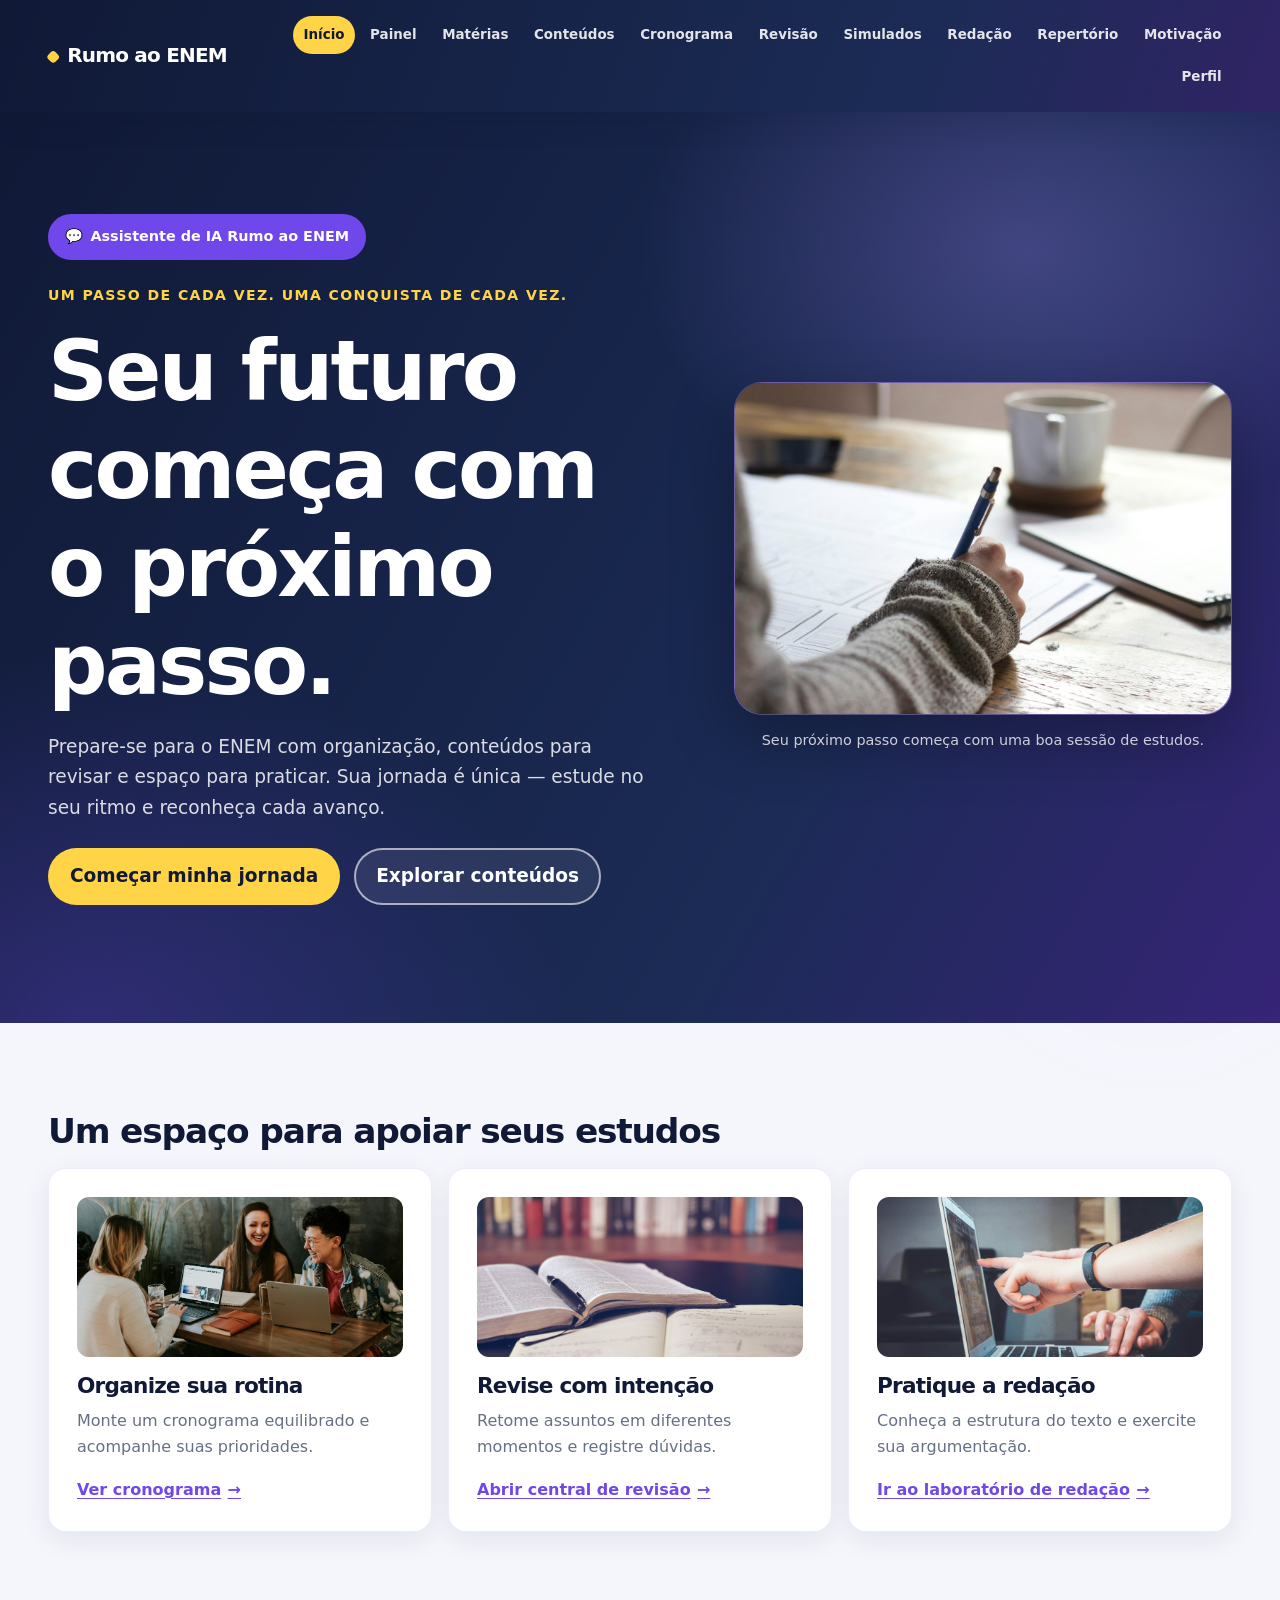
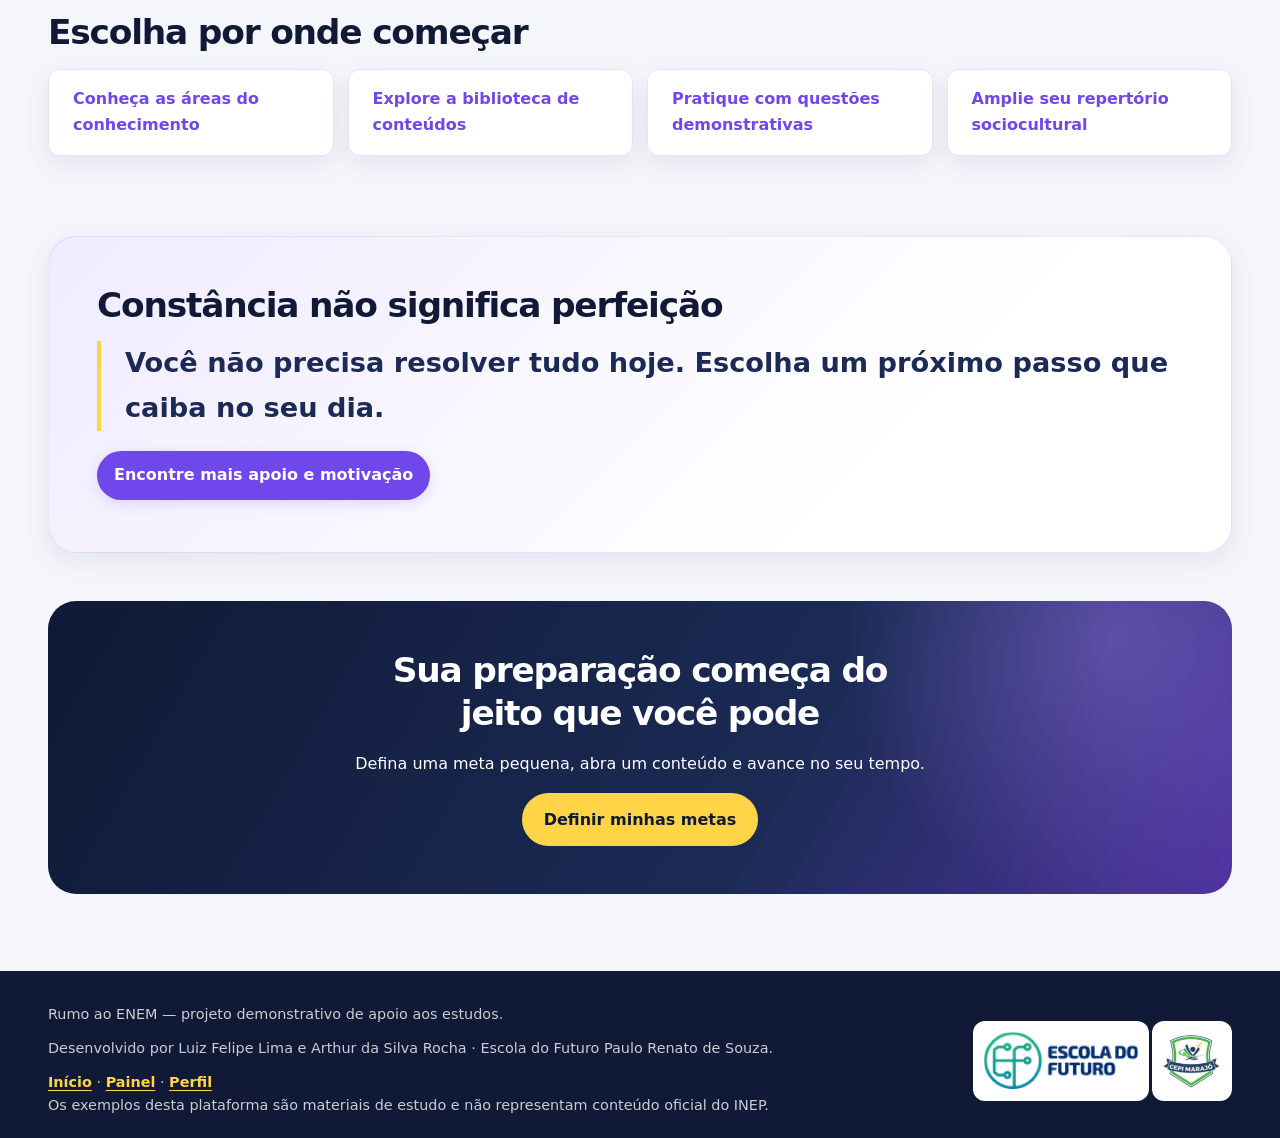
<file: index.html>
<!DOCTYPE html>
<html lang="pt-BR">
<head>
  <!-- Metadados, título e arquivos compartilhados do site. -->
  <meta charset="UTF-8">
  <meta name="viewport" content="width=device-width, initial-scale=1.0">
  <meta name="description" content="Organize seus estudos, revise conteúdos e pratique para o ENEM no seu ritmo.">
  <title>Rumo ao ENEM | Sua jornada começa aqui</title>
  <link rel="icon" type="image/svg+xml" href="assets/favicon.svg">
  <link rel="stylesheet" href="css/style.css">
  <script src="js/script.js" defer></script>
</head>
<body>
  <!-- Atalho de acessibilidade para pular a navegação. -->
  <a href="#conteudo-principal">Pular para o conteúdo principal</a>
  <!-- Cabeçalho global com a navegação entre as páginas. -->
  <header class="site-header">
    <a class="site-logo" href="index.html">Rumo ao ENEM</a>
    <nav class="main-navigation" aria-label="Navegação principal">
      <ul>
        <li><a href="index.html" aria-current="page">Início</a></li>
        <li><a href="pages/dashboard.html">Painel</a></li>
        <li><a href="pages/materias.html">Matérias</a></li>
        <li><a href="pages/conteudos.html">Conteúdos</a></li>
        <li><a href="pages/cronograma.html">Cronograma</a></li>
        <li><a href="pages/revisao.html">Revisão</a></li>
        <li><a href="pages/simulados.html">Simulados</a></li>
        <li><a href="pages/redacao.html">Redação</a></li>
        <li><a href="pages/repertorio.html">Repertório</a></li>
        <li><a href="pages/motivacao.html">Motivação</a></li>
        <li><a href="pages/perfil.html">Perfil</a></li>
      </ul>
    </nav>
  </header>
  <!-- Conteúdo principal da página inicial. -->
  <main id="conteudo-principal">
    <!-- Apresentação do projeto e chamada principal para ação. -->
    <section class="hero-section" aria-labelledby="hero-title">
      <div>
        <div class="hero-assistant-entry"><a class="button button-assistant" href="https://landbot.online/v3/H-3539263-2GN3JDT68XQ2WDUV/index.html" target="_blank" rel="noopener noreferrer"><span aria-hidden="true">💬</span> Assistente de IA Rumo ao ENEM</a></div>
        <p>Um passo de cada vez. Uma conquista de cada vez.</p>
        <h1 id="hero-title">Seu futuro começa com o próximo passo.</h1>
        <p>Prepare-se para o ENEM com organização, conteúdos para revisar e espaço para praticar. Sua jornada é única — estude no seu ritmo e reconheça cada avanço.</p>
        <p><a class="button button-primary" href="pages/dashboard.html">Começar minha jornada</a> <a class="button button-secondary" href="pages/conteudos.html">Explorar conteúdos</a></p>
      </div>
      <figure class="hero-illustration">
        <img src="assets/home-estudos-individual.jpg" alt="Estudante concentrado em seus estudos" fetchpriority="high">
        <figcaption>Seu próximo passo começa com uma boa sessão de estudos.</figcaption>
      </figure>
    </section>
    <!-- Benefícios e caminhos principais para iniciar os estudos. -->
    <section class="benefits-section" aria-labelledby="benefits-title">
      <h2 id="benefits-title">Um espaço para apoiar seus estudos</h2>
      <div class="feature-grid">
        <article class="feature-card"><img src="assets/home-estudos-colaboracao.jpg" alt="Grupo de estudantes trabalhando junto em um projeto" loading="lazy"><h3>Organize sua rotina</h3><p>Monte um cronograma equilibrado e acompanhe suas prioridades.</p><a href="pages/cronograma.html">Ver cronograma</a></article>
        <article class="feature-card"><img src="assets/home-estudos-leitura.jpg" alt="Livros e materiais para apoiar a revisão dos conteúdos" loading="lazy"><h3>Revise com intenção</h3><p>Retome assuntos em diferentes momentos e registre dúvidas.</p><a href="pages/revisao.html">Abrir central de revisão</a></article>
        <article class="feature-card"><img src="assets/home-estudos-equipe.jpg" alt="Estudantes aprendendo juntos em uma mesa" loading="lazy"><h3>Pratique a redação</h3><p>Conheça a estrutura do texto e exercite sua argumentação.</p><a href="pages/redacao.html">Ir ao laboratório de redação</a></article>
      </div>
    </section>
    <!-- Atalhos organizados por área e funcionalidade. -->
    <section class="study-areas" aria-labelledby="areas-title">
      <h2 id="areas-title">Escolha por onde começar</h2>
      <ul>
        <li><a href="pages/materias.html">Conheça as áreas do conhecimento</a></li>
        <li><a href="pages/conteudos.html">Explore a biblioteca de conteúdos</a></li>
        <li><a href="pages/simulados.html">Pratique com questões demonstrativas</a></li>
        <li><a href="pages/repertorio.html">Amplie seu repertório sociocultural</a></li>
      </ul>
    </section>
    <!-- Mensagem de apoio e convite para conhecer a página de motivação. -->
    <section class="motivation-card" aria-labelledby="motivation-title">
      <h2 id="motivation-title">Constância não significa perfeição</h2>
      <blockquote><p>Você não precisa resolver tudo hoje. Escolha um próximo passo que caiba no seu dia.</p></blockquote>
      <a href="pages/motivacao.html">Encontre mais apoio e motivação</a>
    </section>
    <!-- Chamada final para o estudante registrar suas metas. -->
    <section class="final-call" aria-labelledby="final-title">
      <h2 class="final-call-title" id="final-title">Sua preparação começa do jeito que você pode</h2>
      <p>Defina uma meta pequena, abra um conteúdo e avance no seu tempo.</p>
      <a class="button button-primary" href="pages/perfil.html">Definir minhas metas</a>
    </section>
  </main>
  <!-- Rodapé com autoria, navegação auxiliar e aviso sobre o conteúdo. -->
  <footer class="site-footer">
    <div class="footer-content">
      <div class="footer-details">
        <p>Rumo ao ENEM — projeto demonstrativo de apoio aos estudos.</p>
        <p>Desenvolvido por Luiz Felipe Lima e Arthur da Silva Rocha · Escola do Futuro Paulo Renato de Souza.</p>
        <nav aria-label="Navegação do rodapé"><a href="index.html">Início</a> · <a href="pages/dashboard.html">Painel</a> · <a href="pages/perfil.html">Perfil</a></nav>
        <p>Os exemplos desta plataforma são materiais de estudo e não representam conteúdo oficial do INEP.</p>
      </div>
      <div class="footer-brands" aria-label="Logotipos das instituições">
        <img class="footer-brand-school" src="img/logo-escola-do-futuro.png" alt="Logo oficial da Escola do Futuro de Goiás">
        <img class="footer-brand-cepi" src="img/logo-cepi-marajo.png" alt="Logo do CEPI Marajó">
      </div>
    </div>
  </footer>
</body>
</html>
</file>
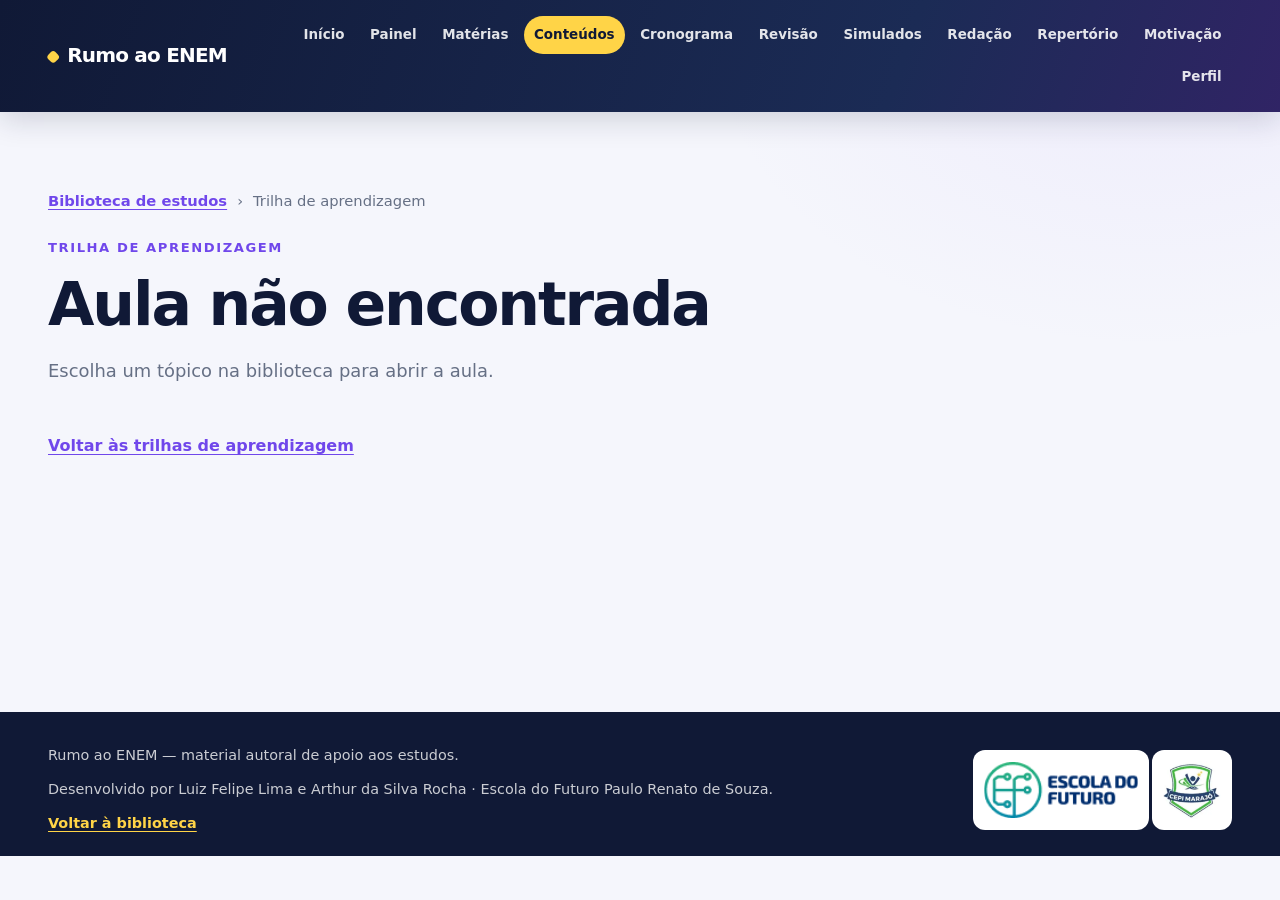
<file: pages/aula.html>
<!DOCTYPE html>
<html lang="pt-BR">
<head>
  <meta charset="UTF-8">
  <meta name="viewport" content="width=device-width, initial-scale=1.0">
  <meta name="description" content="Aula autoral da trilha de estudos para o ENEM, com explicação, exemplo e revisão ativa.">
  <title>Aula | Rumo ao ENEM</title>
  <link rel="icon" type="image/svg+xml" href="../assets/favicon.svg">
  <link rel="stylesheet" href="../css/style.css">
  <script src="../js/script.js" defer></script>
</head>
<body>
  <a href="#conteudo-principal">Pular para o conteúdo principal</a>
  <header class="site-header"><a class="site-logo" href="../index.html">Rumo ao ENEM</a><nav class="main-navigation" aria-label="Navegação principal"><ul>
    <li><a href="../index.html">Início</a></li><li><a href="dashboard.html">Painel</a></li><li><a href="materias.html">Matérias</a></li><li><a href="conteudos.html" aria-current="page">Conteúdos</a></li><li><a href="cronograma.html">Cronograma</a></li><li><a href="revisao.html">Revisão</a></li><li><a href="simulados.html">Simulados</a></li><li><a href="redacao.html">Redação</a></li><li><a href="repertorio.html">Repertório</a></li><li><a href="motivacao.html">Motivação</a></li><li><a href="perfil.html">Perfil</a></li>
  </ul></nav></header>
  <main id="conteudo-principal">
    <nav class="lesson-breadcrumb" aria-label="Você está em"><a href="conteudos.html">Biblioteca de estudos</a><span aria-hidden="true">›</span><span id="lesson-area-name">Carregando aula</span></nav>
    <header class="page-heading"><p>Trilha de aprendizagem</p><h1 id="lesson-page-title">Carregando aula…</h1><p id="lesson-page-description">Preparando o conteúdo de estudo.</p></header>
    <div id="lesson-page-status" role="status" aria-live="polite"></div>
    <section id="lesson-page-content" class="lesson-page-content" aria-labelledby="lesson-page-title"></section>
    <nav id="lesson-page-navigation" class="lesson-page-navigation" aria-label="Navegar entre aulas" hidden>
      <a id="previous-lesson" class="button button-secondary" href="#">← Aula anterior</a>
      <a class="button button-primary" href="conteudos.html">Voltar às trilhas</a>
      <a id="next-lesson" class="button button-secondary" href="#">Próxima aula →</a>
    </nav>
  </main>
  <footer class="site-footer"><div class="footer-content"><div class="footer-details"><p>Rumo ao ENEM — material autoral de apoio aos estudos.</p><p>Desenvolvido por Luiz Felipe Lima e Arthur da Silva Rocha · Escola do Futuro Paulo Renato de Souza.</p><a href="conteudos.html">Voltar à biblioteca</a></div><div class="footer-brands" aria-label="Logotipos das instituições"><img class="footer-brand-school" src="../img/logo-escola-do-futuro.png" alt="Logo oficial da Escola do Futuro de Goiás"><img class="footer-brand-cepi" src="../img/logo-cepi-marajo.png" alt="Logo do CEPI Marajó"></div></div></footer>
</body>
</html>
</file>
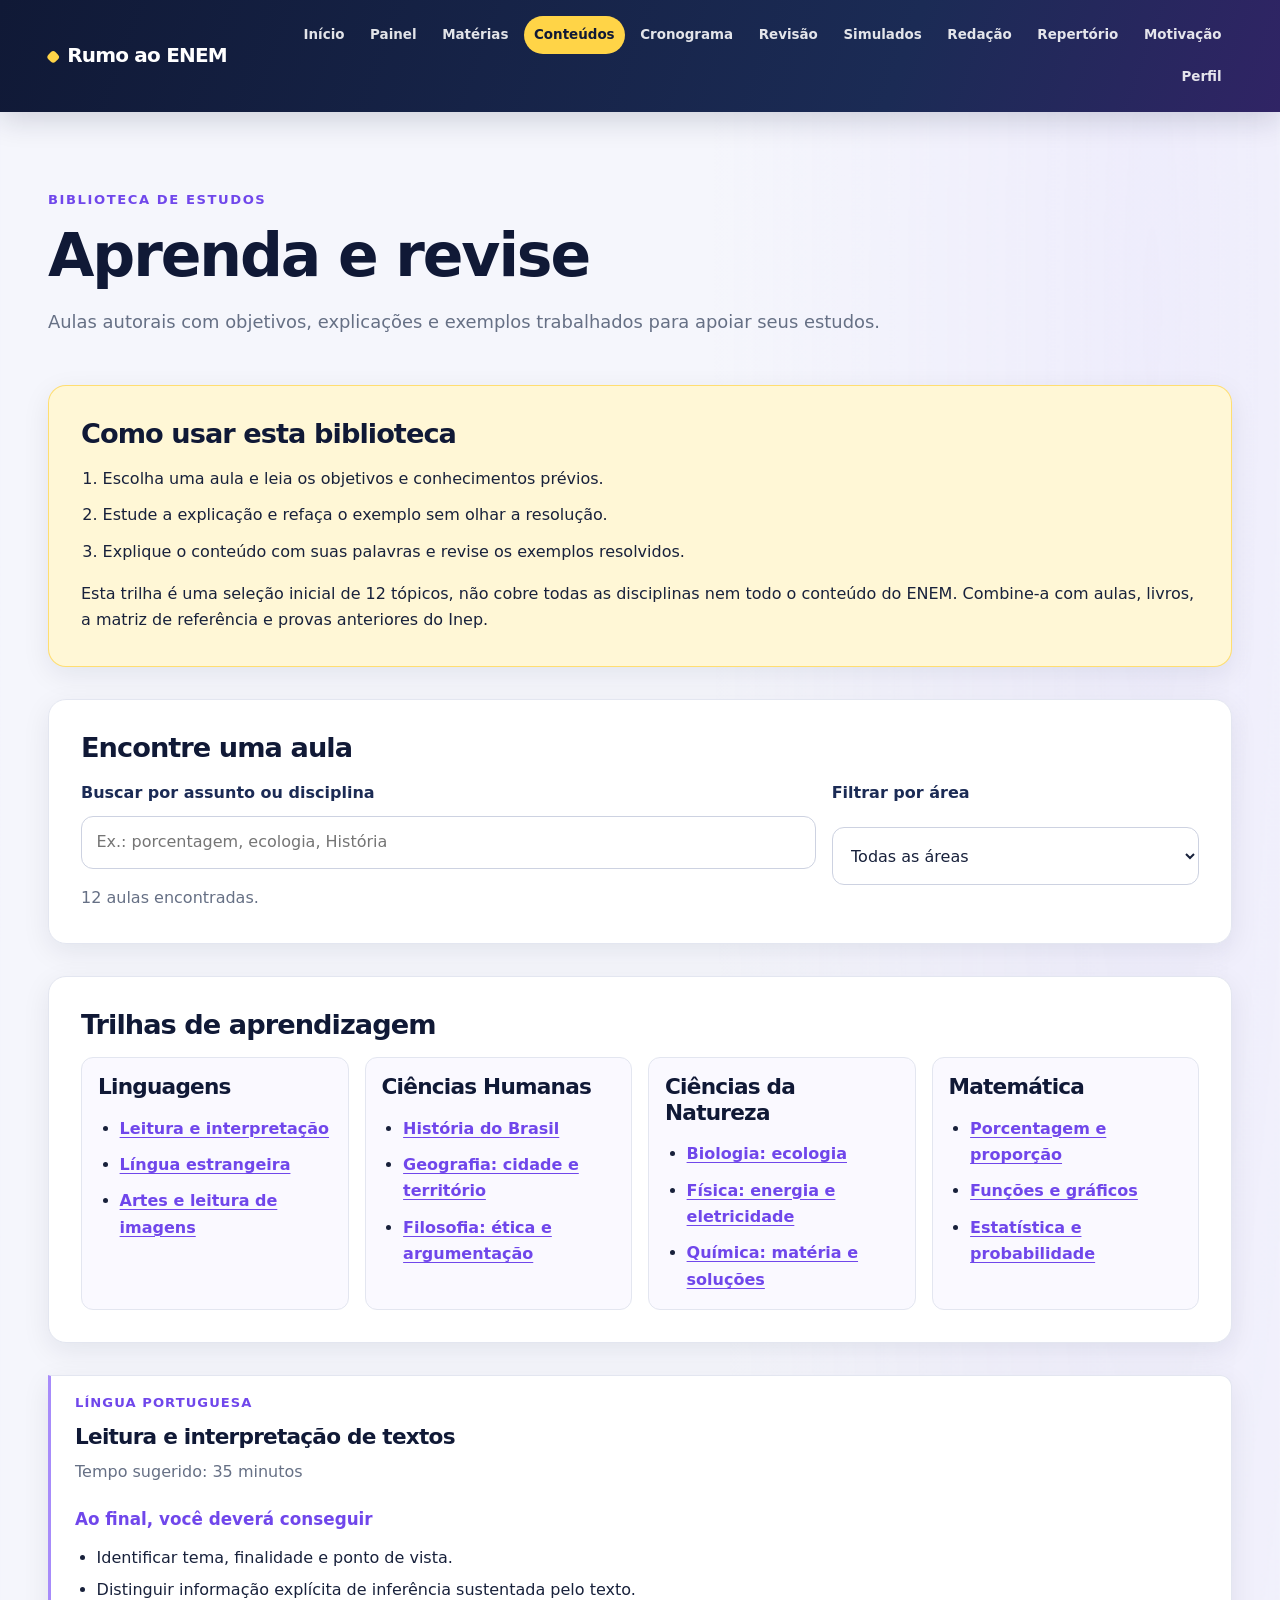
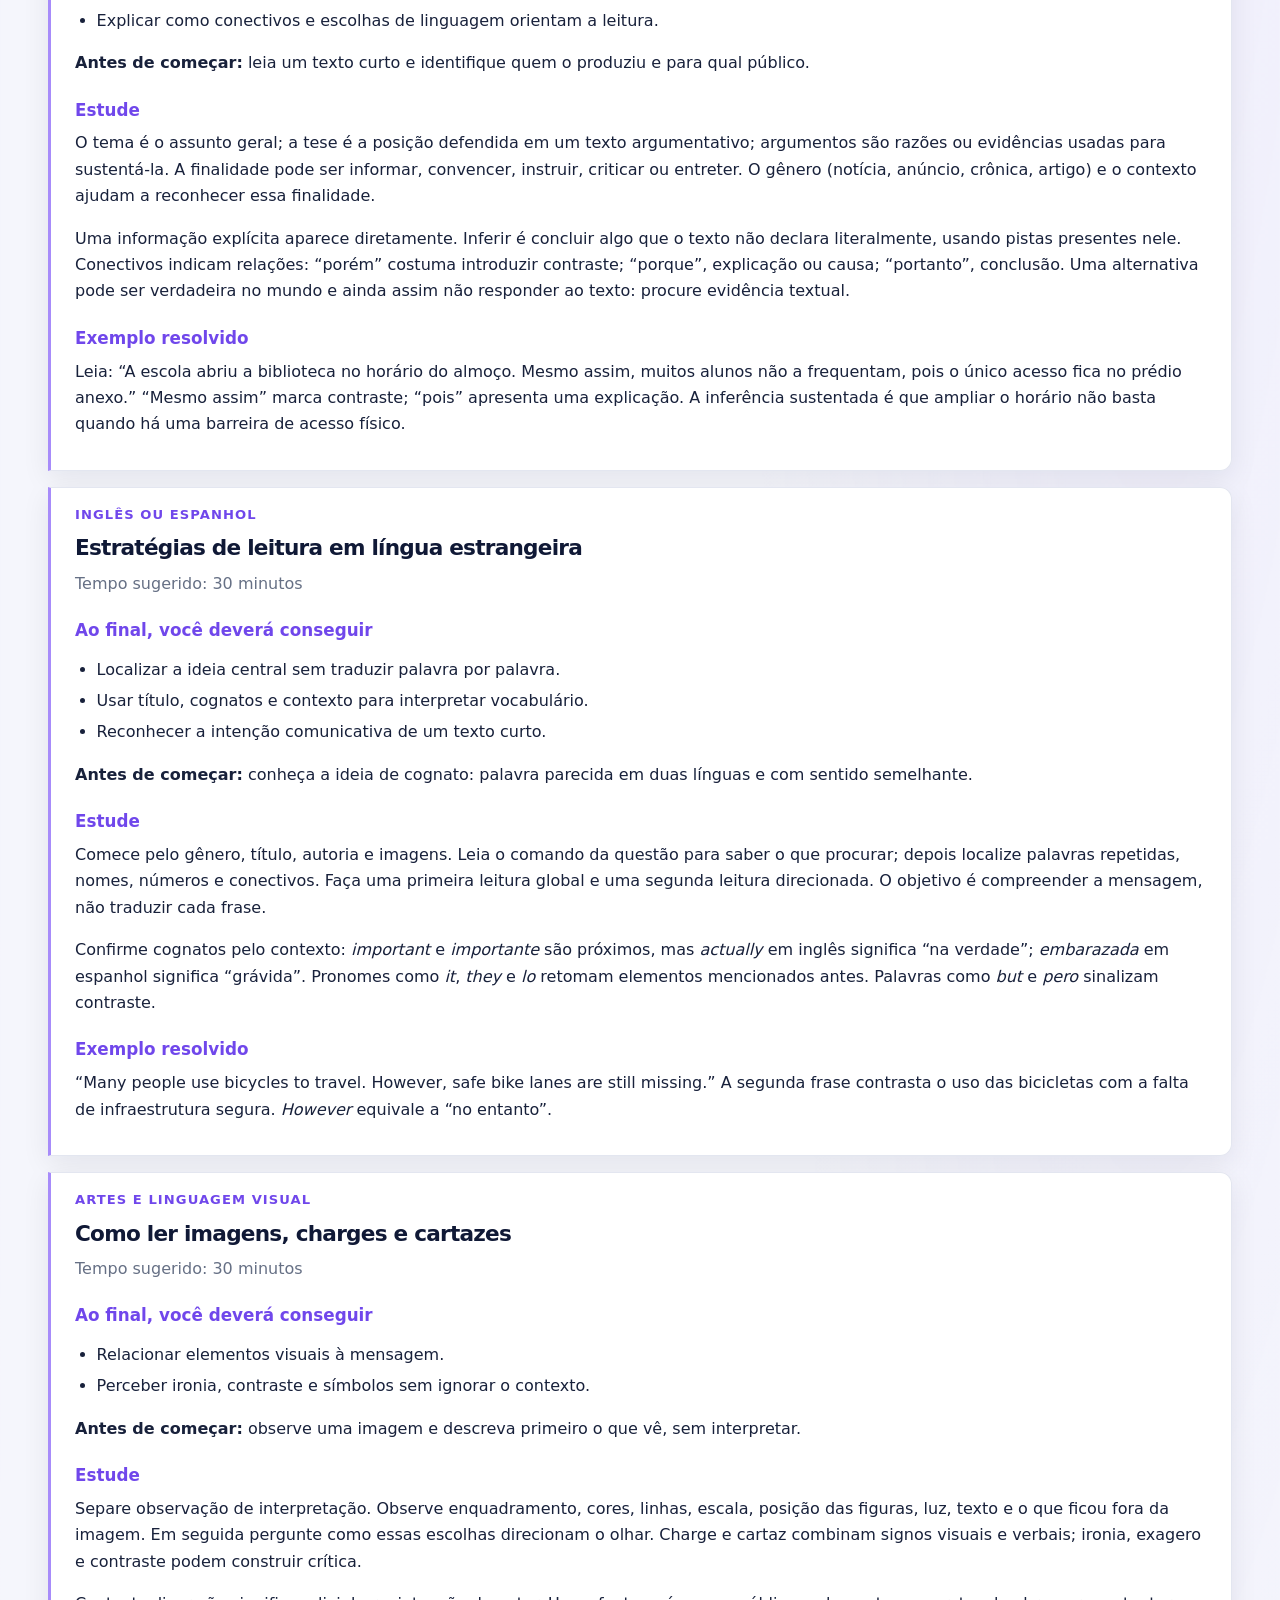
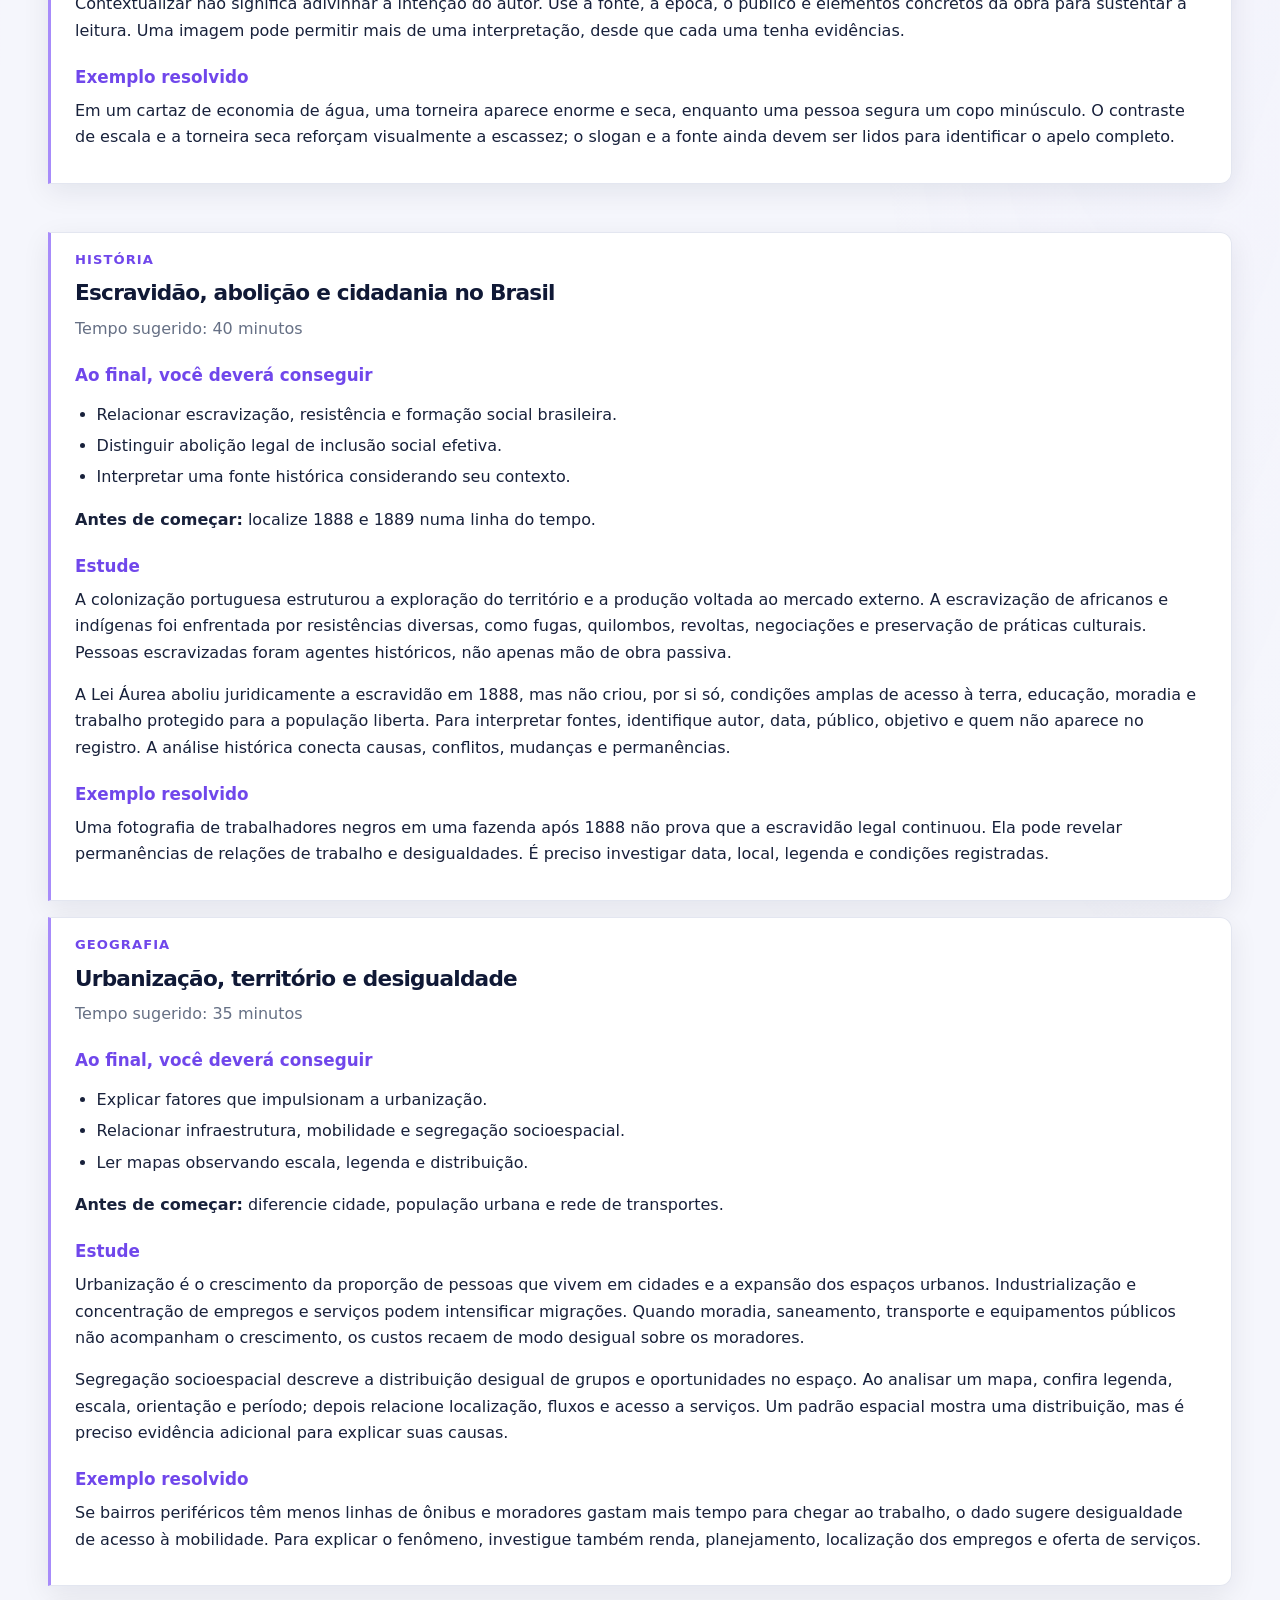
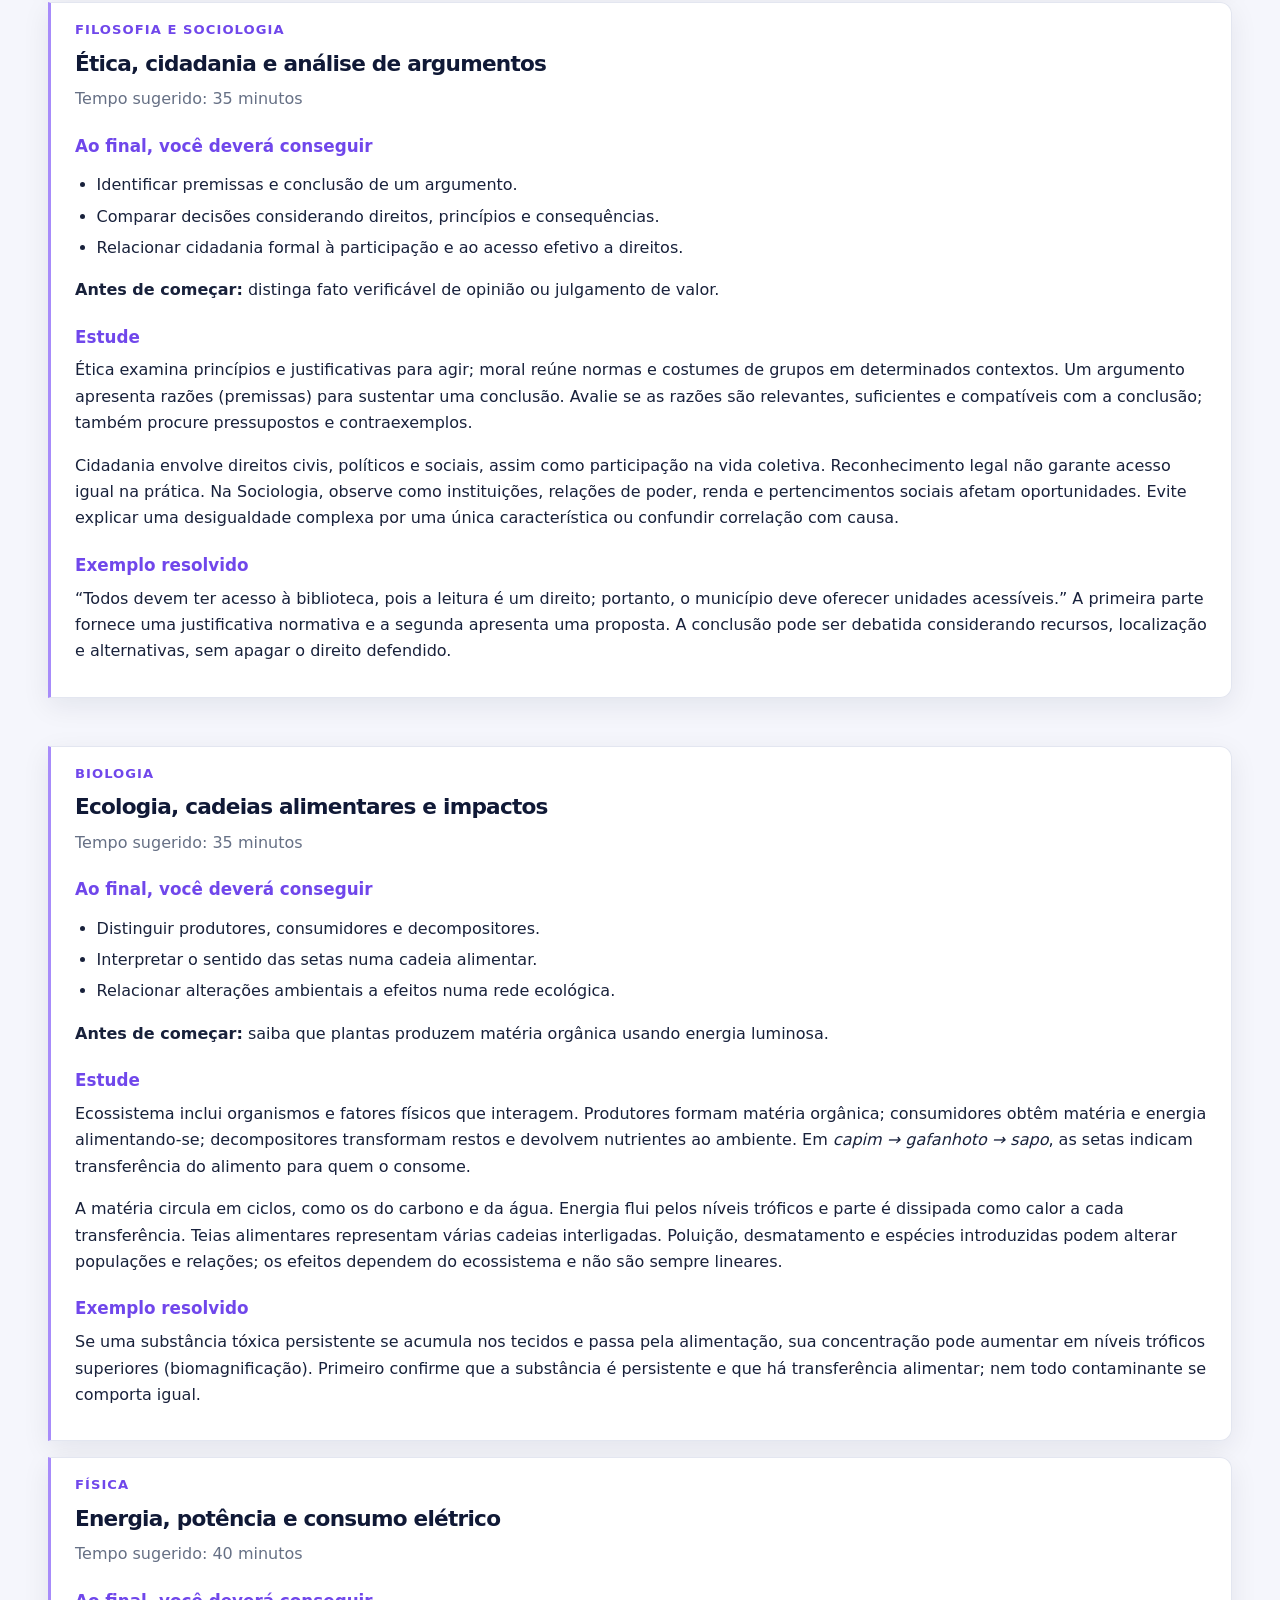
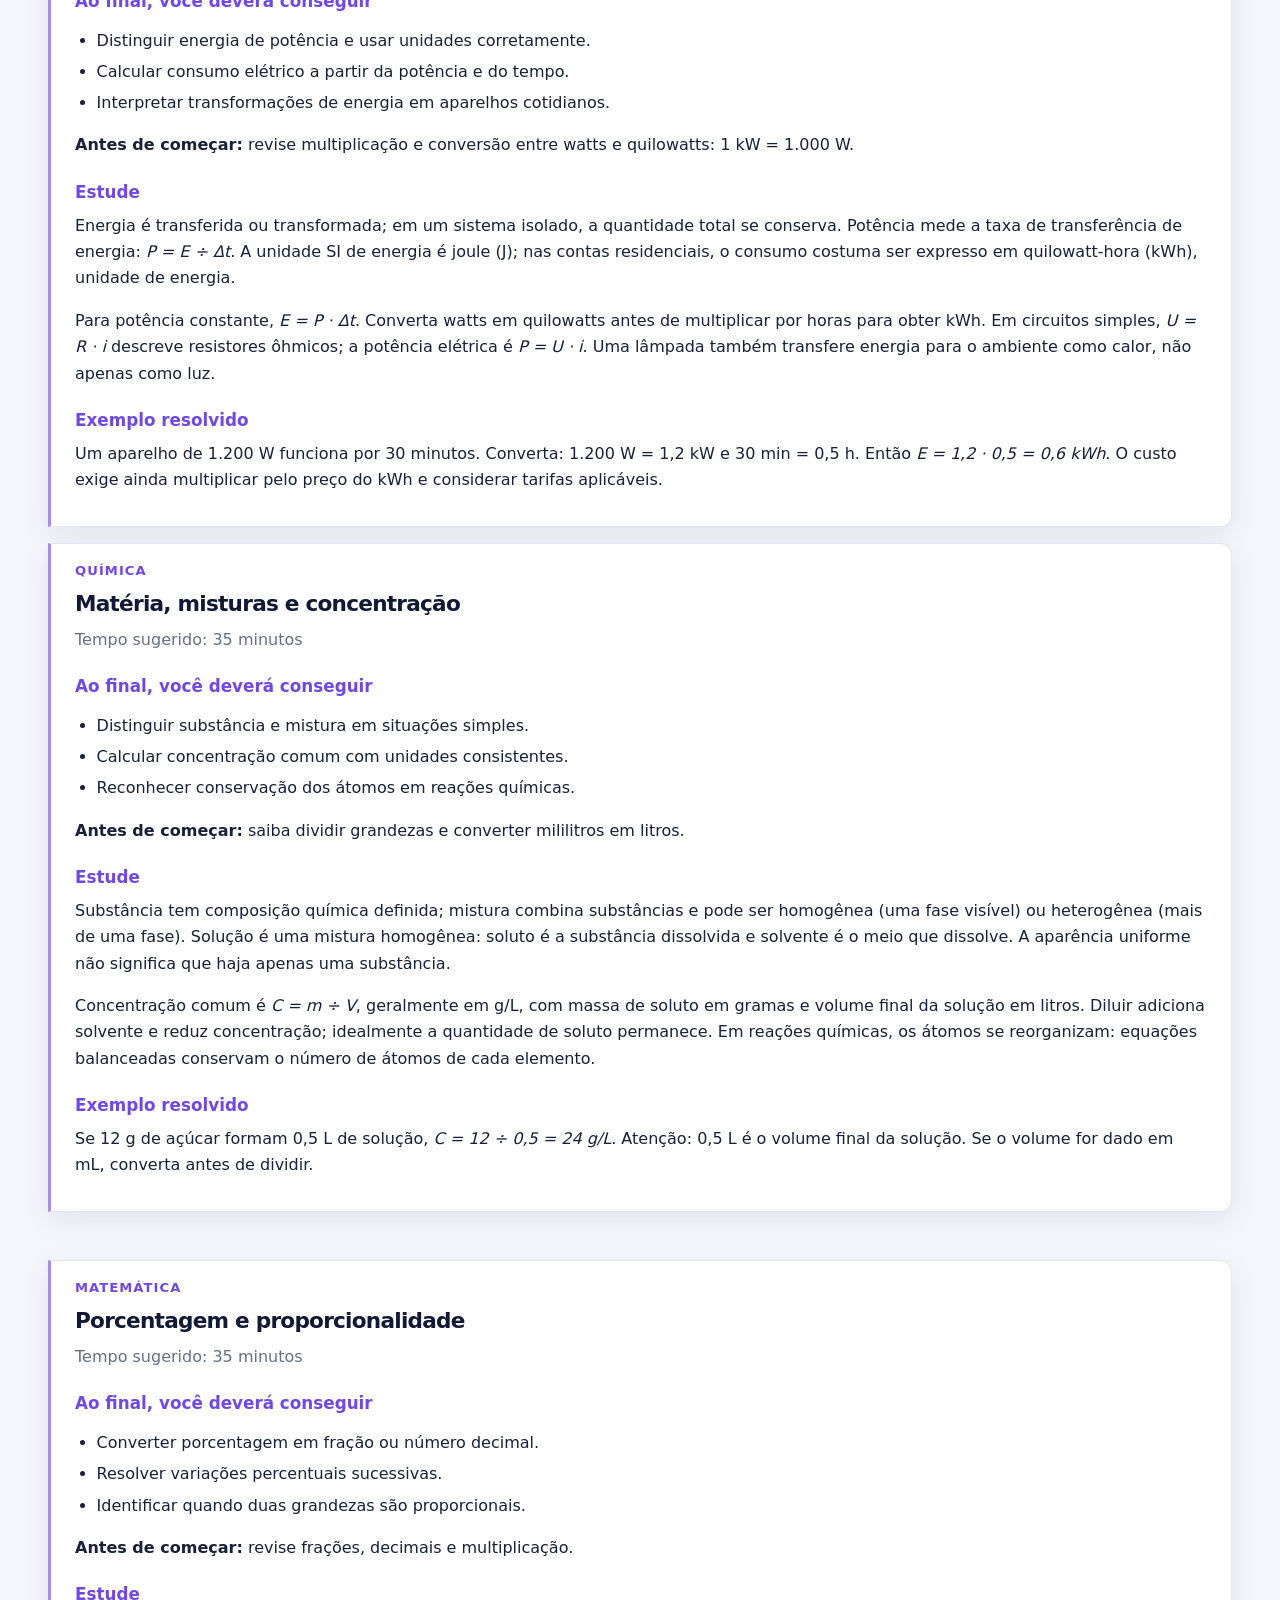
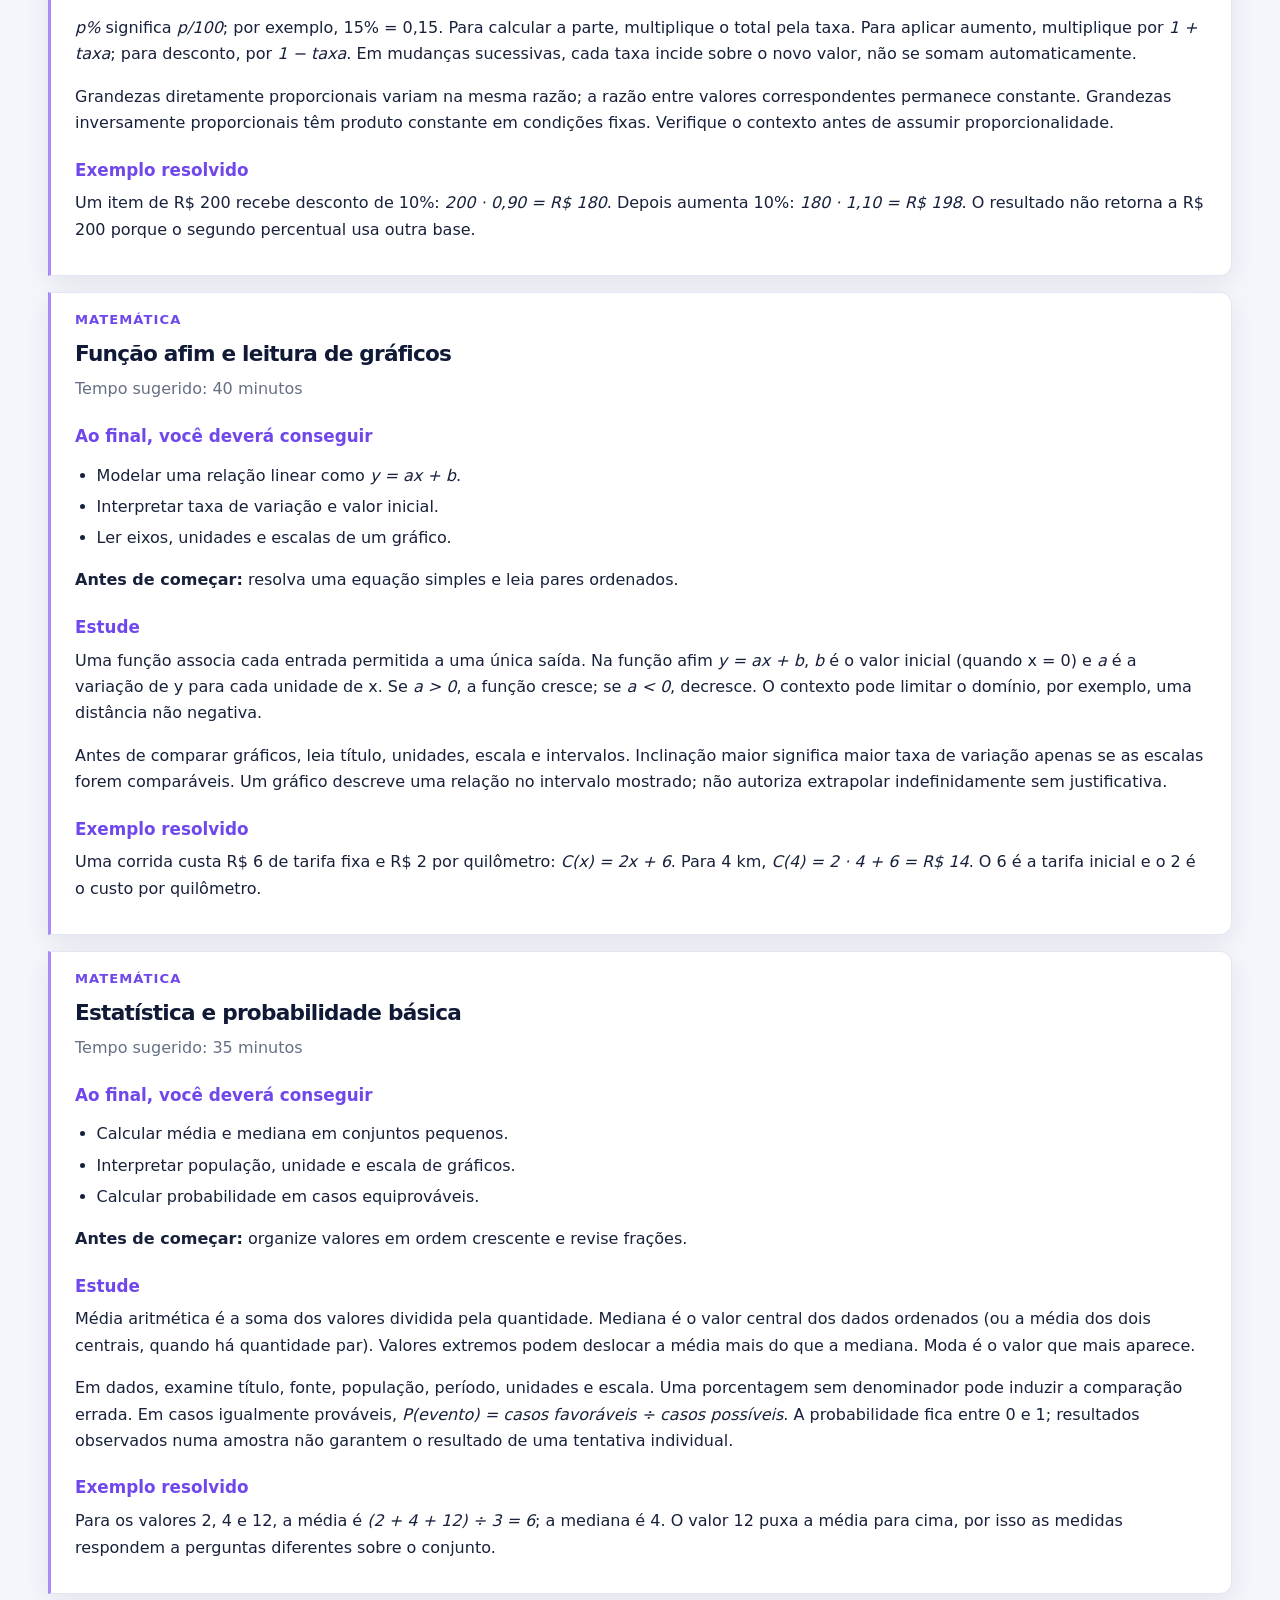
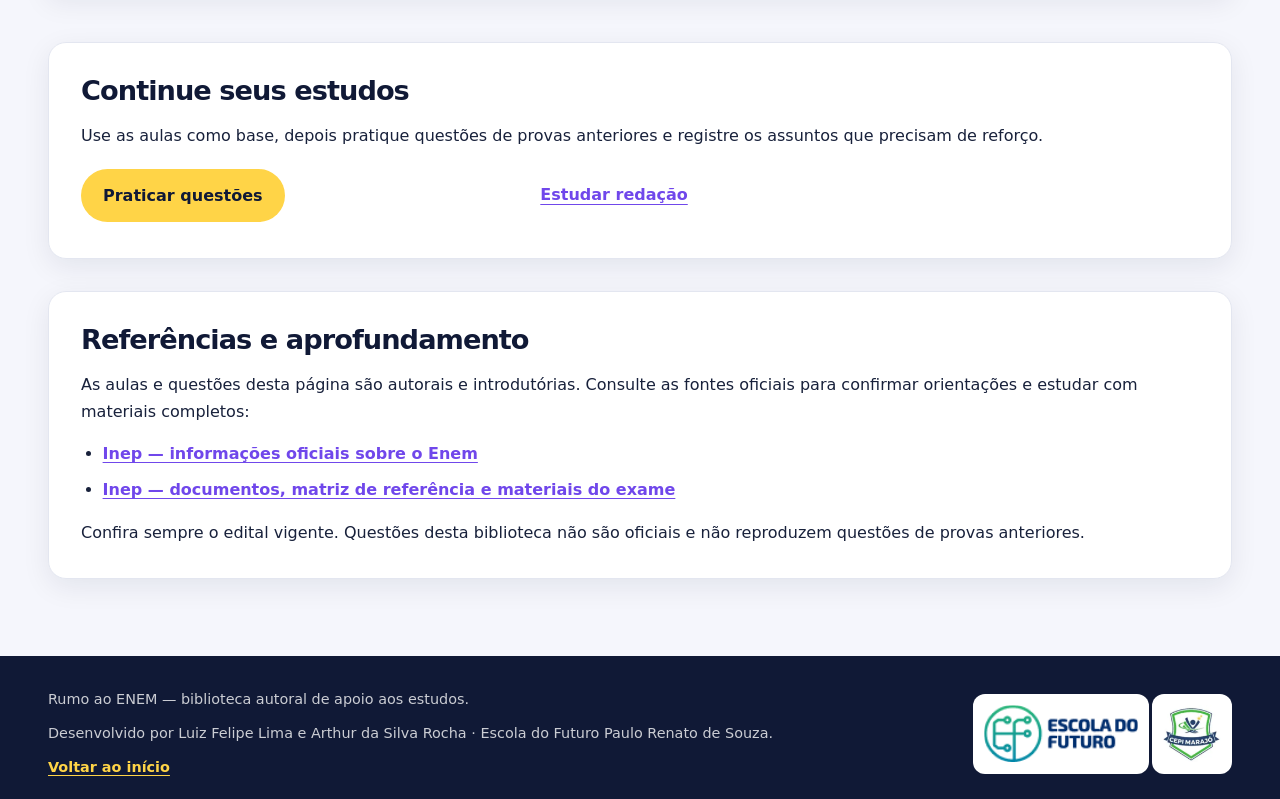
<file: pages/conteudos.html>
<!DOCTYPE html>
<html lang="pt-BR">
<head>
  <meta charset="UTF-8">
  <meta name="viewport" content="width=device-width, initial-scale=1.0">
  <meta name="description" content="Aulas autorais, exemplos resolvidos e exercícios para estudar áreas importantes do ENEM.">
  <title>Biblioteca de estudos | Rumo ao ENEM</title>
  <link rel="icon" type="image/svg+xml" href="../assets/favicon.svg">
  <link rel="stylesheet" href="../css/style.css">
  <script src="../js/script.js" defer></script>
</head>
<body>
  <a href="#conteudo-principal">Pular para o conteúdo principal</a>
  <header class="site-header"><a class="site-logo" href="../index.html">Rumo ao ENEM</a><nav class="main-navigation" aria-label="Navegação principal"><ul>
    <li><a href="../index.html">Início</a></li><li><a href="dashboard.html">Painel</a></li><li><a href="materias.html">Matérias</a></li><li><a href="conteudos.html" aria-current="page">Conteúdos</a></li><li><a href="cronograma.html">Cronograma</a></li><li><a href="revisao.html">Revisão</a></li><li><a href="simulados.html">Simulados</a></li><li><a href="redacao.html">Redação</a></li><li><a href="repertorio.html">Repertório</a></li><li><a href="motivacao.html">Motivação</a></li><li><a href="perfil.html">Perfil</a></li>
  </ul></nav></header>
  <main id="conteudo-principal">
    <header class="page-heading"><p>Biblioteca de estudos</p><h1>Aprenda e revise</h1><p>Aulas autorais com objetivos, explicações e exemplos trabalhados para apoiar seus estudos.</p></header>

    <aside class="study-disclaimer">
      <h2>Como usar esta biblioteca</h2>
      <ol>
        <li>Escolha uma aula e leia os objetivos e conhecimentos prévios.</li>
        <li>Estude a explicação e refaça o exemplo sem olhar a resolução.</li>
        <li>Explique o conteúdo com suas palavras e revise os exemplos resolvidos.</li>
      </ol>
      <p>Esta trilha é uma seleção inicial de 12 tópicos, não cobre todas as disciplinas nem todo o conteúdo do ENEM. Combine-a com aulas, livros, a matriz de referência e provas anteriores do Inep.</p>
    </aside>

    <section class="library-tools" aria-labelledby="library-tools-title">
      <h2 id="library-tools-title">Encontre uma aula</h2>
      <div class="library-filters">
        <div class="form-group"><label for="content-search">Buscar por assunto ou disciplina</label><input id="content-search" type="search" placeholder="Ex.: porcentagem, ecologia, História" autocomplete="off"></div>
        <div class="form-group"><label for="area-filter">Filtrar por área</label><select id="area-filter"><option value="all">Todas as áreas</option><option value="linguagens">Linguagens</option><option value="humanas">Ciências Humanas</option><option value="natureza">Ciências da Natureza</option><option value="matematica">Matemática</option></select></div>
      </div>
      <p id="filter-status" role="status" aria-live="polite"></p>
    </section>

    <nav class="lesson-index" aria-labelledby="lesson-index-title">
      <h2 id="lesson-index-title">Trilhas de aprendizagem</h2>
      <div class="study-grid">
        <section aria-labelledby="index-linguagens"><h3 id="index-linguagens">Linguagens</h3><ul><li><a href="aula.html?tema=lesson-reading">Leitura e interpretação</a></li><li><a href="aula.html?tema=lesson-language">Língua estrangeira</a></li><li><a href="aula.html?tema=lesson-art">Artes e leitura de imagens</a></li></ul></section>
        <section aria-labelledby="index-humanas"><h3 id="index-humanas">Ciências Humanas</h3><ul><li><a href="aula.html?tema=lesson-history">História do Brasil</a></li><li><a href="aula.html?tema=lesson-geography">Geografia: cidade e território</a></li><li><a href="aula.html?tema=lesson-philosophy">Filosofia: ética e argumentação</a></li></ul></section>
        <section aria-labelledby="index-natureza"><h3 id="index-natureza">Ciências da Natureza</h3><ul><li><a href="aula.html?tema=lesson-biology">Biologia: ecologia</a></li><li><a href="aula.html?tema=lesson-physics">Física: energia e eletricidade</a></li><li><a href="aula.html?tema=lesson-chemistry">Química: matéria e soluções</a></li></ul></section>
        <section aria-labelledby="index-matematica"><h3 id="index-matematica">Matemática</h3><ul><li><a href="aula.html?tema=lesson-percent">Porcentagem e proporção</a></li><li><a href="aula.html?tema=lesson-functions">Funções e gráficos</a></li><li><a href="aula.html?tema=lesson-data">Estatística e probabilidade</a></li></ul></section>
      </div>
    </nav>

    <section id="linguagens" class="lesson-area" data-area="linguagens" aria-label="Aulas de Linguagens">
      <article id="lesson-reading" class="study-lesson" data-area="linguagens" data-lesson-id="reading">
        <header><p class="lesson-subject">Língua Portuguesa</p><h3>Leitura e interpretação de textos</h3><p>Tempo sugerido: 35 minutos</p></header>
        <h4>Ao final, você deverá conseguir</h4><ul><li>Identificar tema, finalidade e ponto de vista.</li><li>Distinguir informação explícita de inferência sustentada pelo texto.</li><li>Explicar como conectivos e escolhas de linguagem orientam a leitura.</li></ul>
        <p><strong>Antes de começar:</strong> leia um texto curto e identifique quem o produziu e para qual público.</p>
        <h4>Estude</h4><p>O tema é o assunto geral; a tese é a posição defendida em um texto argumentativo; argumentos são razões ou evidências usadas para sustentá-la. A finalidade pode ser informar, convencer, instruir, criticar ou entreter. O gênero (notícia, anúncio, crônica, artigo) e o contexto ajudam a reconhecer essa finalidade.</p>
        <p>Uma informação explícita aparece diretamente. Inferir é concluir algo que o texto não declara literalmente, usando pistas presentes nele. Conectivos indicam relações: “porém” costuma introduzir contraste; “porque”, explicação ou causa; “portanto”, conclusão. Uma alternativa pode ser verdadeira no mundo e ainda assim não responder ao texto: procure evidência textual.</p>
        <h4>Exemplo resolvido</h4><p>Leia: “A escola abriu a biblioteca no horário do almoço. Mesmo assim, muitos alunos não a frequentam, pois o único acesso fica no prédio anexo.” “Mesmo assim” marca contraste; “pois” apresenta uma explicação. A inferência sustentada é que ampliar o horário não basta quando há uma barreira de acesso físico.</p>
      </article>
      <article id="lesson-language" class="study-lesson" data-area="linguagens" data-lesson-id="language">
        <header><p class="lesson-subject">Inglês ou Espanhol</p><h3>Estratégias de leitura em língua estrangeira</h3><p>Tempo sugerido: 30 minutos</p></header>
        <h4>Ao final, você deverá conseguir</h4><ul><li>Localizar a ideia central sem traduzir palavra por palavra.</li><li>Usar título, cognatos e contexto para interpretar vocabulário.</li><li>Reconhecer a intenção comunicativa de um texto curto.</li></ul>
        <p><strong>Antes de começar:</strong> conheça a ideia de cognato: palavra parecida em duas línguas e com sentido semelhante.</p>
        <h4>Estude</h4><p>Comece pelo gênero, título, autoria e imagens. Leia o comando da questão para saber o que procurar; depois localize palavras repetidas, nomes, números e conectivos. Faça uma primeira leitura global e uma segunda leitura direcionada. O objetivo é compreender a mensagem, não traduzir cada frase.</p>
        <p>Confirme cognatos pelo contexto: <em>important</em> e <em>importante</em> são próximos, mas <em>actually</em> em inglês significa “na verdade”; <em>embarazada</em> em espanhol significa “grávida”. Pronomes como <em>it</em>, <em>they</em> e <em>lo</em> retomam elementos mencionados antes. Palavras como <em>but</em> e <em>pero</em> sinalizam contraste.</p>
        <h4>Exemplo resolvido</h4><p>“Many people use bicycles to travel. However, safe bike lanes are still missing.” A segunda frase contrasta o uso das bicicletas com a falta de infraestrutura segura. <em>However</em> equivale a “no entanto”.</p>
      </article>
      <article id="lesson-art" class="study-lesson" data-area="linguagens" data-lesson-id="art">
        <header><p class="lesson-subject">Artes e linguagem visual</p><h3>Como ler imagens, charges e cartazes</h3><p>Tempo sugerido: 30 minutos</p></header>
        <h4>Ao final, você deverá conseguir</h4><ul><li>Relacionar elementos visuais à mensagem.</li><li>Perceber ironia, contraste e símbolos sem ignorar o contexto.</li></ul>
        <p><strong>Antes de começar:</strong> observe uma imagem e descreva primeiro o que vê, sem interpretar.</p>
        <h4>Estude</h4><p>Separe observação de interpretação. Observe enquadramento, cores, linhas, escala, posição das figuras, luz, texto e o que ficou fora da imagem. Em seguida pergunte como essas escolhas direcionam o olhar. Charge e cartaz combinam signos visuais e verbais; ironia, exagero e contraste podem construir crítica.</p>
        <p>Contextualizar não significa adivinhar a intenção do autor. Use a fonte, a época, o público e elementos concretos da obra para sustentar a leitura. Uma imagem pode permitir mais de uma interpretação, desde que cada uma tenha evidências.</p>
        <h4>Exemplo resolvido</h4><p>Em um cartaz de economia de água, uma torneira aparece enorme e seca, enquanto uma pessoa segura um copo minúsculo. O contraste de escala e a torneira seca reforçam visualmente a escassez; o slogan e a fonte ainda devem ser lidos para identificar o apelo completo.</p>
      </article>
    </section>

    <section id="humanas" class="lesson-area" data-area="humanas" aria-label="Aulas de Ciências Humanas">
      <article id="lesson-history" class="study-lesson" data-area="humanas" data-lesson-id="history">
        <header><p class="lesson-subject">História</p><h3>Escravidão, abolição e cidadania no Brasil</h3><p>Tempo sugerido: 40 minutos</p></header>
        <h4>Ao final, você deverá conseguir</h4><ul><li>Relacionar escravização, resistência e formação social brasileira.</li><li>Distinguir abolição legal de inclusão social efetiva.</li><li>Interpretar uma fonte histórica considerando seu contexto.</li></ul>
        <p><strong>Antes de começar:</strong> localize 1888 e 1889 numa linha do tempo.</p>
        <h4>Estude</h4><p>A colonização portuguesa estruturou a exploração do território e a produção voltada ao mercado externo. A escravização de africanos e indígenas foi enfrentada por resistências diversas, como fugas, quilombos, revoltas, negociações e preservação de práticas culturais. Pessoas escravizadas foram agentes históricos, não apenas mão de obra passiva.</p>
        <p>A Lei Áurea aboliu juridicamente a escravidão em 1888, mas não criou, por si só, condições amplas de acesso à terra, educação, moradia e trabalho protegido para a população liberta. Para interpretar fontes, identifique autor, data, público, objetivo e quem não aparece no registro. A análise histórica conecta causas, conflitos, mudanças e permanências.</p>
        <h4>Exemplo resolvido</h4><p>Uma fotografia de trabalhadores negros em uma fazenda após 1888 não prova que a escravidão legal continuou. Ela pode revelar permanências de relações de trabalho e desigualdades. É preciso investigar data, local, legenda e condições registradas.</p>
      </article>
      <article id="lesson-geography" class="study-lesson" data-area="humanas" data-lesson-id="geography">
        <header><p class="lesson-subject">Geografia</p><h3>Urbanização, território e desigualdade</h3><p>Tempo sugerido: 35 minutos</p></header>
        <h4>Ao final, você deverá conseguir</h4><ul><li>Explicar fatores que impulsionam a urbanização.</li><li>Relacionar infraestrutura, mobilidade e segregação socioespacial.</li><li>Ler mapas observando escala, legenda e distribuição.</li></ul>
        <p><strong>Antes de começar:</strong> diferencie cidade, população urbana e rede de transportes.</p>
        <h4>Estude</h4><p>Urbanização é o crescimento da proporção de pessoas que vivem em cidades e a expansão dos espaços urbanos. Industrialização e concentração de empregos e serviços podem intensificar migrações. Quando moradia, saneamento, transporte e equipamentos públicos não acompanham o crescimento, os custos recaem de modo desigual sobre os moradores.</p>
        <p>Segregação socioespacial descreve a distribuição desigual de grupos e oportunidades no espaço. Ao analisar um mapa, confira legenda, escala, orientação e período; depois relacione localização, fluxos e acesso a serviços. Um padrão espacial mostra uma distribuição, mas é preciso evidência adicional para explicar suas causas.</p>
        <h4>Exemplo resolvido</h4><p>Se bairros periféricos têm menos linhas de ônibus e moradores gastam mais tempo para chegar ao trabalho, o dado sugere desigualdade de acesso à mobilidade. Para explicar o fenômeno, investigue também renda, planejamento, localização dos empregos e oferta de serviços.</p>
      </article>
      <article id="lesson-philosophy" class="study-lesson" data-area="humanas" data-lesson-id="philosophy">
        <header><p class="lesson-subject">Filosofia e Sociologia</p><h3>Ética, cidadania e análise de argumentos</h3><p>Tempo sugerido: 35 minutos</p></header>
        <h4>Ao final, você deverá conseguir</h4><ul><li>Identificar premissas e conclusão de um argumento.</li><li>Comparar decisões considerando direitos, princípios e consequências.</li><li>Relacionar cidadania formal à participação e ao acesso efetivo a direitos.</li></ul>
        <p><strong>Antes de começar:</strong> distinga fato verificável de opinião ou julgamento de valor.</p>
        <h4>Estude</h4><p>Ética examina princípios e justificativas para agir; moral reúne normas e costumes de grupos em determinados contextos. Um argumento apresenta razões (premissas) para sustentar uma conclusão. Avalie se as razões são relevantes, suficientes e compatíveis com a conclusão; também procure pressupostos e contraexemplos.</p>
        <p>Cidadania envolve direitos civis, políticos e sociais, assim como participação na vida coletiva. Reconhecimento legal não garante acesso igual na prática. Na Sociologia, observe como instituições, relações de poder, renda e pertencimentos sociais afetam oportunidades. Evite explicar uma desigualdade complexa por uma única característica ou confundir correlação com causa.</p>
        <h4>Exemplo resolvido</h4><p>“Todos devem ter acesso à biblioteca, pois a leitura é um direito; portanto, o município deve oferecer unidades acessíveis.” A primeira parte fornece uma justificativa normativa e a segunda apresenta uma proposta. A conclusão pode ser debatida considerando recursos, localização e alternativas, sem apagar o direito defendido.</p>
      </article>
    </section>

    <section id="natureza" class="lesson-area" data-area="natureza" aria-label="Aulas de Ciências da Natureza">
      <article id="lesson-biology" class="study-lesson" data-area="natureza" data-lesson-id="biology">
        <header><p class="lesson-subject">Biologia</p><h3>Ecologia, cadeias alimentares e impactos</h3><p>Tempo sugerido: 35 minutos</p></header>
        <h4>Ao final, você deverá conseguir</h4><ul><li>Distinguir produtores, consumidores e decompositores.</li><li>Interpretar o sentido das setas numa cadeia alimentar.</li><li>Relacionar alterações ambientais a efeitos numa rede ecológica.</li></ul>
        <p><strong>Antes de começar:</strong> saiba que plantas produzem matéria orgânica usando energia luminosa.</p>
        <h4>Estude</h4><p>Ecossistema inclui organismos e fatores físicos que interagem. Produtores formam matéria orgânica; consumidores obtêm matéria e energia alimentando-se; decompositores transformam restos e devolvem nutrientes ao ambiente. Em <em>capim → gafanhoto → sapo</em>, as setas indicam transferência do alimento para quem o consome.</p>
        <p>A matéria circula em ciclos, como os do carbono e da água. Energia flui pelos níveis tróficos e parte é dissipada como calor a cada transferência. Teias alimentares representam várias cadeias interligadas. Poluição, desmatamento e espécies introduzidas podem alterar populações e relações; os efeitos dependem do ecossistema e não são sempre lineares.</p>
        <h4>Exemplo resolvido</h4><p>Se uma substância tóxica persistente se acumula nos tecidos e passa pela alimentação, sua concentração pode aumentar em níveis tróficos superiores (biomagnificação). Primeiro confirme que a substância é persistente e que há transferência alimentar; nem todo contaminante se comporta igual.</p>
      </article>
      <article id="lesson-physics" class="study-lesson" data-area="natureza" data-lesson-id="physics">
        <header><p class="lesson-subject">Física</p><h3>Energia, potência e consumo elétrico</h3><p>Tempo sugerido: 40 minutos</p></header>
        <h4>Ao final, você deverá conseguir</h4><ul><li>Distinguir energia de potência e usar unidades corretamente.</li><li>Calcular consumo elétrico a partir da potência e do tempo.</li><li>Interpretar transformações de energia em aparelhos cotidianos.</li></ul>
        <p><strong>Antes de começar:</strong> revise multiplicação e conversão entre watts e quilowatts: 1 kW = 1.000 W.</p>
        <h4>Estude</h4><p>Energia é transferida ou transformada; em um sistema isolado, a quantidade total se conserva. Potência mede a taxa de transferência de energia: <em>P = E ÷ Δt</em>. A unidade SI de energia é joule (J); nas contas residenciais, o consumo costuma ser expresso em quilowatt-hora (kWh), unidade de energia.</p>
        <p>Para potência constante, <em>E = P · Δt</em>. Converta watts em quilowatts antes de multiplicar por horas para obter kWh. Em circuitos simples, <em>U = R · i</em> descreve resistores ôhmicos; a potência elétrica é <em>P = U · i</em>. Uma lâmpada também transfere energia para o ambiente como calor, não apenas como luz.</p>
        <h4>Exemplo resolvido</h4><p>Um aparelho de 1.200 W funciona por 30 minutos. Converta: 1.200 W = 1,2 kW e 30 min = 0,5 h. Então <em>E = 1,2 · 0,5 = 0,6 kWh</em>. O custo exige ainda multiplicar pelo preço do kWh e considerar tarifas aplicáveis.</p>
      </article>
      <article id="lesson-chemistry" class="study-lesson" data-area="natureza" data-lesson-id="chemistry">
        <header><p class="lesson-subject">Química</p><h3>Matéria, misturas e concentração</h3><p>Tempo sugerido: 35 minutos</p></header>
        <h4>Ao final, você deverá conseguir</h4><ul><li>Distinguir substância e mistura em situações simples.</li><li>Calcular concentração comum com unidades consistentes.</li><li>Reconhecer conservação dos átomos em reações químicas.</li></ul>
        <p><strong>Antes de começar:</strong> saiba dividir grandezas e converter mililitros em litros.</p>
        <h4>Estude</h4><p>Substância tem composição química definida; mistura combina substâncias e pode ser homogênea (uma fase visível) ou heterogênea (mais de uma fase). Solução é uma mistura homogênea: soluto é a substância dissolvida e solvente é o meio que dissolve. A aparência uniforme não significa que haja apenas uma substância.</p>
        <p>Concentração comum é <em>C = m ÷ V</em>, geralmente em g/L, com massa de soluto em gramas e volume final da solução em litros. Diluir adiciona solvente e reduz concentração; idealmente a quantidade de soluto permanece. Em reações químicas, os átomos se reorganizam: equações balanceadas conservam o número de átomos de cada elemento.</p>
        <h4>Exemplo resolvido</h4><p>Se 12 g de açúcar formam 0,5 L de solução, <em>C = 12 ÷ 0,5 = 24 g/L</em>. Atenção: 0,5 L é o volume final da solução. Se o volume for dado em mL, converta antes de dividir.</p>
      </article>
    </section>

    <section id="matematica" class="lesson-area" data-area="matematica" aria-label="Aulas de Matemática">
      <article id="lesson-percent" class="study-lesson" data-area="matematica" data-lesson-id="percent">
        <header><p class="lesson-subject">Matemática</p><h3>Porcentagem e proporcionalidade</h3><p>Tempo sugerido: 35 minutos</p></header>
        <h4>Ao final, você deverá conseguir</h4><ul><li>Converter porcentagem em fração ou número decimal.</li><li>Resolver variações percentuais sucessivas.</li><li>Identificar quando duas grandezas são proporcionais.</li></ul>
        <p><strong>Antes de começar:</strong> revise frações, decimais e multiplicação.</p>
        <h4>Estude</h4><p><em>p%</em> significa <em>p/100</em>; por exemplo, 15% = 0,15. Para calcular a parte, multiplique o total pela taxa. Para aplicar aumento, multiplique por <em>1 + taxa</em>; para desconto, por <em>1 − taxa</em>. Em mudanças sucessivas, cada taxa incide sobre o novo valor, não se somam automaticamente.</p>
        <p>Grandezas diretamente proporcionais variam na mesma razão; a razão entre valores correspondentes permanece constante. Grandezas inversamente proporcionais têm produto constante em condições fixas. Verifique o contexto antes de assumir proporcionalidade.</p>
        <h4>Exemplo resolvido</h4><p>Um item de R$ 200 recebe desconto de 10%: <em>200 · 0,90 = R$ 180</em>. Depois aumenta 10%: <em>180 · 1,10 = R$ 198</em>. O resultado não retorna a R$ 200 porque o segundo percentual usa outra base.</p>
      </article>
      <article id="lesson-functions" class="study-lesson" data-area="matematica" data-lesson-id="functions">
        <header><p class="lesson-subject">Matemática</p><h3>Função afim e leitura de gráficos</h3><p>Tempo sugerido: 40 minutos</p></header>
        <h4>Ao final, você deverá conseguir</h4><ul><li>Modelar uma relação linear como <em>y = ax + b</em>.</li><li>Interpretar taxa de variação e valor inicial.</li><li>Ler eixos, unidades e escalas de um gráfico.</li></ul>
        <p><strong>Antes de começar:</strong> resolva uma equação simples e leia pares ordenados.</p>
        <h4>Estude</h4><p>Uma função associa cada entrada permitida a uma única saída. Na função afim <em>y = ax + b</em>, <em>b</em> é o valor inicial (quando x = 0) e <em>a</em> é a variação de y para cada unidade de x. Se <em>a &gt; 0</em>, a função cresce; se <em>a &lt; 0</em>, decresce. O contexto pode limitar o domínio, por exemplo, uma distância não negativa.</p>
        <p>Antes de comparar gráficos, leia título, unidades, escala e intervalos. Inclinação maior significa maior taxa de variação apenas se as escalas forem comparáveis. Um gráfico descreve uma relação no intervalo mostrado; não autoriza extrapolar indefinidamente sem justificativa.</p>
        <h4>Exemplo resolvido</h4><p>Uma corrida custa R$ 6 de tarifa fixa e R$ 2 por quilômetro: <em>C(x) = 2x + 6</em>. Para 4 km, <em>C(4) = 2 · 4 + 6 = R$ 14</em>. O 6 é a tarifa inicial e o 2 é o custo por quilômetro.</p>
      </article>
      <article id="lesson-data" class="study-lesson" data-area="matematica" data-lesson-id="data">
        <header><p class="lesson-subject">Matemática</p><h3>Estatística e probabilidade básica</h3><p>Tempo sugerido: 35 minutos</p></header>
        <h4>Ao final, você deverá conseguir</h4><ul><li>Calcular média e mediana em conjuntos pequenos.</li><li>Interpretar população, unidade e escala de gráficos.</li><li>Calcular probabilidade em casos equiprováveis.</li></ul>
        <p><strong>Antes de começar:</strong> organize valores em ordem crescente e revise frações.</p>
        <h4>Estude</h4><p>Média aritmética é a soma dos valores dividida pela quantidade. Mediana é o valor central dos dados ordenados (ou a média dos dois centrais, quando há quantidade par). Valores extremos podem deslocar a média mais do que a mediana. Moda é o valor que mais aparece.</p>
        <p>Em dados, examine título, fonte, população, período, unidades e escala. Uma porcentagem sem denominador pode induzir a comparação errada. Em casos igualmente prováveis, <em>P(evento) = casos favoráveis ÷ casos possíveis</em>. A probabilidade fica entre 0 e 1; resultados observados numa amostra não garantem o resultado de uma tentativa individual.</p>
        <h4>Exemplo resolvido</h4><p>Para os valores 2, 4 e 12, a média é <em>(2 + 4 + 12) ÷ 3 = 6</em>; a mediana é 4. O valor 12 puxa a média para cima, por isso as medidas respondem a perguntas diferentes sobre o conjunto.</p>
      </article>
    </section>

    <section class="study-next-steps" aria-labelledby="next-steps-title">
      <h2 id="next-steps-title">Continue seus estudos</h2>
      <p>Use as aulas como base, depois pratique questões de provas anteriores e registre os assuntos que precisam de reforço.</p>
      <p><a class="button button-primary" href="simulados.html">Praticar questões</a> <a class="button button-secondary" href="revisao.html">Planejar uma revisão</a> <a href="redacao.html">Estudar redação</a></p>
    </section>
    <section class="study-sources" aria-labelledby="sources-title">
      <h2 id="sources-title">Referências e aprofundamento</h2>
      <p>As aulas e questões desta página são autorais e introdutórias. Consulte as fontes oficiais para confirmar orientações e estudar com materiais completos:</p>
      <ul>
        <li><a href="https://www.gov.br/inep/pt-br/areas-de-atuacao/avaliacao-e-exames-educacionais/enem" target="_blank" rel="noopener noreferrer">Inep — informações oficiais sobre o Enem</a></li>
        <li><a href="https://www.gov.br/inep/pt-br/areas-de-atuacao/avaliacao-e-exames-educacionais/enem/outros-documentos" target="_blank" rel="noopener noreferrer">Inep — documentos, matriz de referência e materiais do exame</a></li>
      </ul>
      <p>Confira sempre o edital vigente. Questões desta biblioteca não são oficiais e não reproduzem questões de provas anteriores.</p>
    </section>
  </main>
  <footer class="site-footer"><div class="footer-content"><div class="footer-details"><p>Rumo ao ENEM — biblioteca autoral de apoio aos estudos.</p><p>Desenvolvido por Luiz Felipe Lima e Arthur da Silva Rocha · Escola do Futuro Paulo Renato de Souza.</p><a href="../index.html">Voltar ao início</a></div><div class="footer-brands" aria-label="Logotipos das instituições"><img class="footer-brand-school" src="../img/logo-escola-do-futuro.png" alt="Logo oficial da Escola do Futuro de Goiás"><img class="footer-brand-cepi" src="../img/logo-cepi-marajo.png" alt="Logo do CEPI Marajó"></div></div></footer>
</body>
</html>
</file>
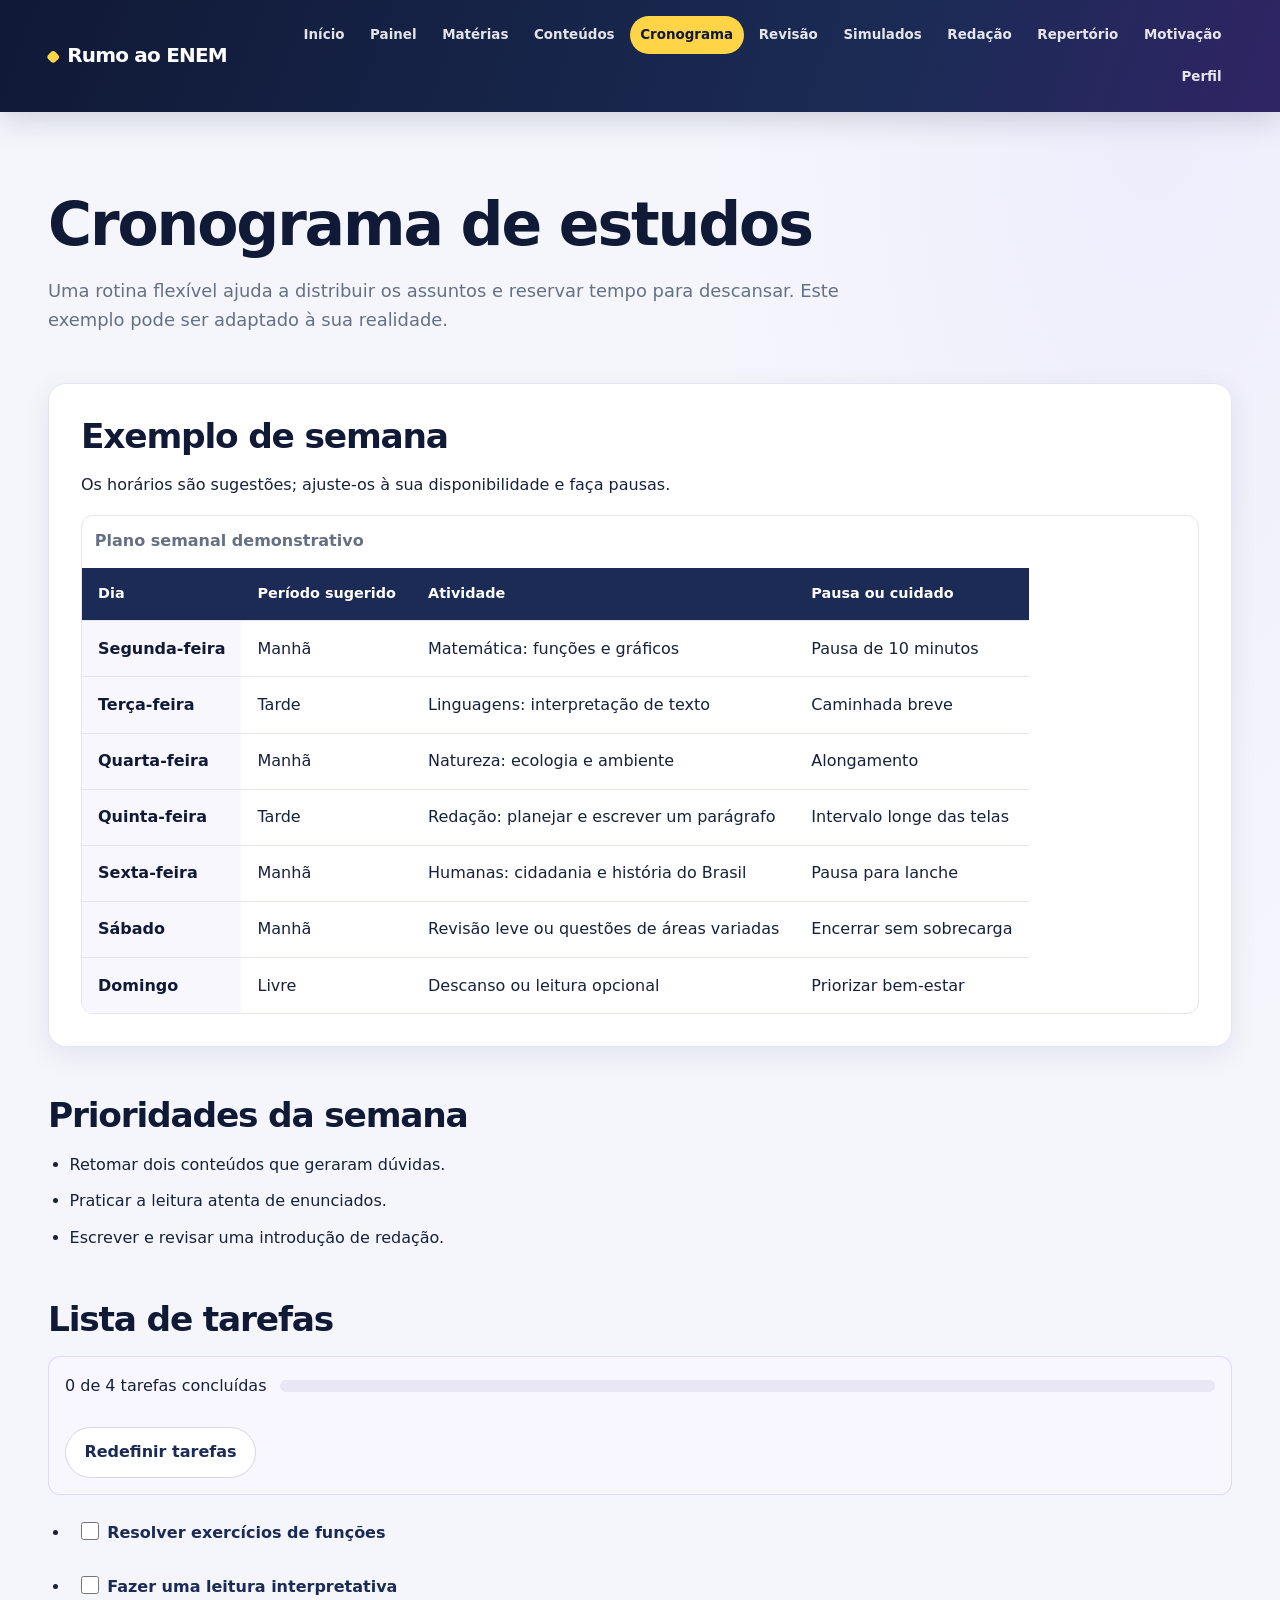
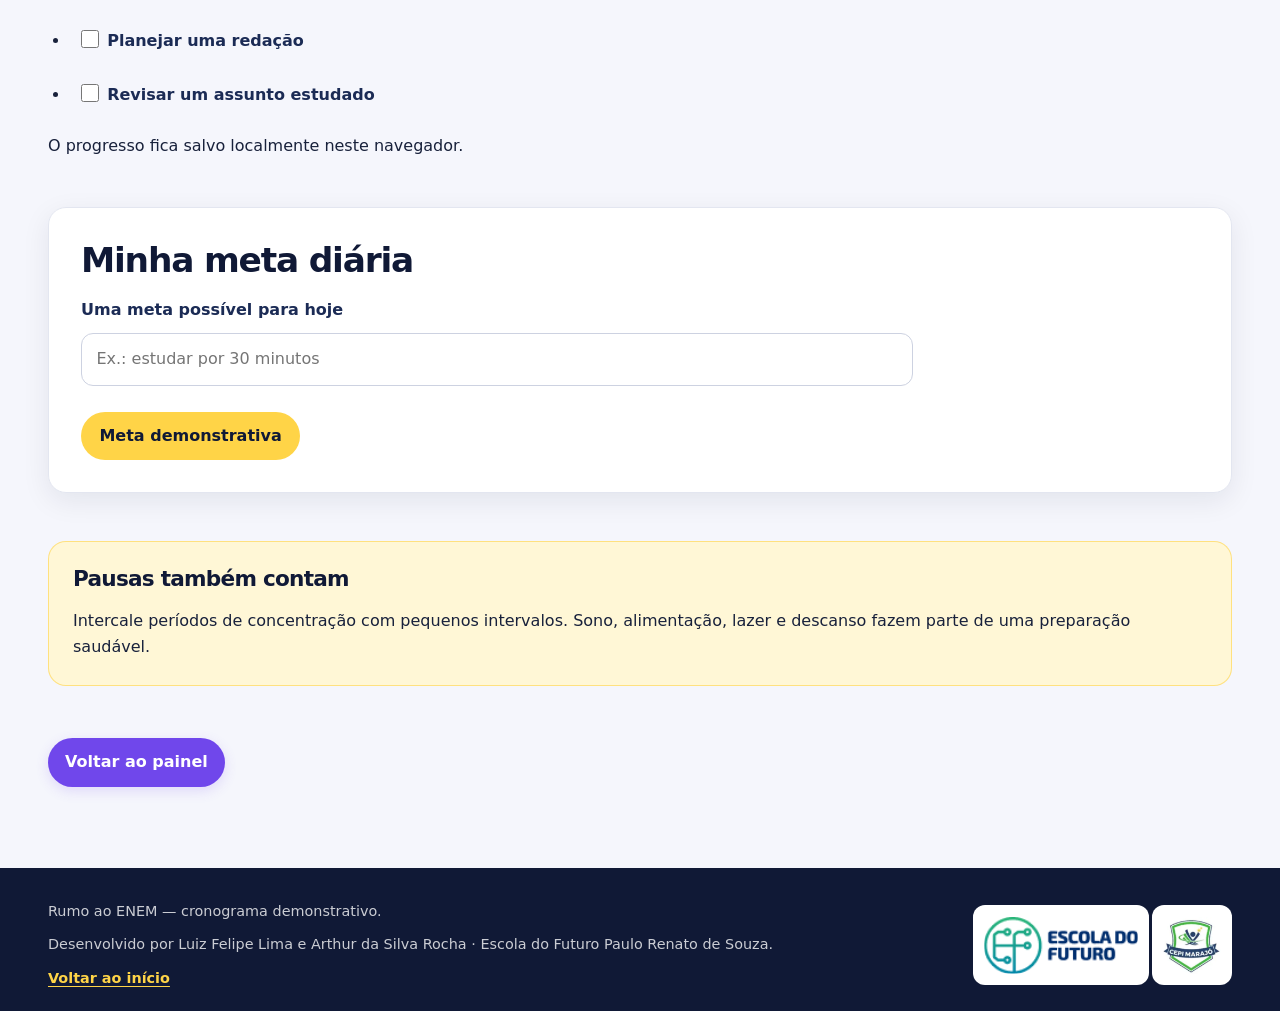
<file: pages/cronograma.html>
<!DOCTYPE html>
<html lang="pt-BR">
<head>
  <!-- Metadados, título e arquivos compartilhados do site. -->
  <meta charset="UTF-8">
  <meta name="viewport" content="width=device-width, initial-scale=1.0">
  <meta name="description" content="Exemplo de cronograma equilibrado de estudos para o ENEM.">
  <title>Cronograma de estudos | Rumo ao ENEM</title>
  <link rel="icon" type="image/svg+xml" href="../assets/favicon.svg">
  <link rel="stylesheet" href="../css/style.css">
  <script src="../js/script.js" defer></script>
</head>
<body>
  <!-- Atalho de acessibilidade para pular a navegação. -->
  <a href="#conteudo-principal">Pular para o conteúdo principal</a>
  <!-- Cabeçalho global com a navegação entre as páginas. -->
  <header class="site-header"><a class="site-logo" href="../index.html">Rumo ao ENEM</a><nav class="main-navigation" aria-label="Navegação principal"><ul>
    <li><a href="../index.html">Início</a></li><li><a href="dashboard.html">Painel</a></li><li><a href="materias.html">Matérias</a></li><li><a href="conteudos.html">Conteúdos</a></li><li><a href="cronograma.html" aria-current="page">Cronograma</a></li><li><a href="revisao.html">Revisão</a></li><li><a href="simulados.html">Simulados</a></li><li><a href="redacao.html">Redação</a></li><li><a href="repertorio.html">Repertório</a></li><li><a href="motivacao.html">Motivação</a></li><li><a href="perfil.html">Perfil</a></li>
  </ul></nav></header>
  <!-- Planejamento semanal e tarefas que podem ser marcadas. -->
  <main id="conteudo-principal">
    <!-- Apresentação e tabela do cronograma semanal sugerido. -->
    <header class="page-heading"><h1>Cronograma de estudos</h1><p>Uma rotina flexível ajuda a distribuir os assuntos e reservar tempo para descansar. Este exemplo pode ser adaptado à sua realidade.</p></header>
    <section aria-labelledby="week-plan"><h2 id="week-plan">Exemplo de semana</h2><p>Os horários são sugestões; ajuste-os à sua disponibilidade e faça pausas.</p>
      <table><caption>Plano semanal demonstrativo</caption><thead><tr><th scope="col">Dia</th><th scope="col">Período sugerido</th><th scope="col">Atividade</th><th scope="col">Pausa ou cuidado</th></tr></thead><tbody>
        <tr><th scope="row">Segunda-feira</th><td>Manhã</td><td>Matemática: funções e gráficos</td><td>Pausa de 10 minutos</td></tr>
        <tr><th scope="row">Terça-feira</th><td>Tarde</td><td>Linguagens: interpretação de texto</td><td>Caminhada breve</td></tr>
        <tr><th scope="row">Quarta-feira</th><td>Manhã</td><td>Natureza: ecologia e ambiente</td><td>Alongamento</td></tr>
        <tr><th scope="row">Quinta-feira</th><td>Tarde</td><td>Redação: planejar e escrever um parágrafo</td><td>Intervalo longe das telas</td></tr>
        <tr><th scope="row">Sexta-feira</th><td>Manhã</td><td>Humanas: cidadania e história do Brasil</td><td>Pausa para lanche</td></tr>
        <tr><th scope="row">Sábado</th><td>Manhã</td><td>Revisão leve ou questões de áreas variadas</td><td>Encerrar sem sobrecarga</td></tr>
        <tr><th scope="row">Domingo</th><td>Livre</td><td>Descanso ou leitura opcional</td><td>Priorizar bem-estar</td></tr>
      </tbody></table>
    </section>
    <!-- Prioridades para orientar os estudos da semana. -->
    <section aria-labelledby="priorities-title"><h2 id="priorities-title">Prioridades da semana</h2><ul><li>Retomar dois conteúdos que geraram dúvidas.</li><li>Praticar a leitura atenta de enunciados.</li><li>Escrever e revisar uma introdução de redação.</li></ul></section>
    <!-- Lista interativa de tarefas, com progresso salvo localmente. -->
    <section aria-labelledby="tasks-title"><h2 id="tasks-title">Lista de tarefas</h2><ul>
      <li><input type="checkbox" id="task-math"><label for="task-math">Resolver exercícios de funções</label></li>
      <li><input type="checkbox" id="task-read"><label for="task-read">Fazer uma leitura interpretativa</label></li>
      <li><input type="checkbox" id="task-essay"><label for="task-essay">Planejar uma redação</label></li>
      <li><input type="checkbox" id="task-review"><label for="task-review">Revisar um assunto estudado</label></li>
    </ul><p>O progresso fica salvo localmente neste navegador.</p></section>
    <!-- Campo estrutural para definir uma meta diária. -->
    <section aria-labelledby="daily-goal"><h2 id="daily-goal">Minha meta diária</h2><form><div class="form-group"><label for="daily-goal-input">Uma meta possível para hoje</label><input type="text" id="daily-goal-input" name="daily-goal" placeholder="Ex.: estudar por 30 minutos"></div><button type="button">Meta demonstrativa</button></form></section>
    <!-- Lembrete de equilíbrio entre estudo e descanso. -->
    <aside><h2>Pausas também contam</h2><p>Intercale períodos de concentração com pequenos intervalos. Sono, alimentação, lazer e descanso fazem parte de uma preparação saudável.</p></aside>
    <p><a href="dashboard.html">Voltar ao painel</a></p>
  </main>
  <!-- Rodapé da página. -->
  <footer class="site-footer"><div class="footer-content"><div class="footer-details"><p>Rumo ao ENEM — cronograma demonstrativo.</p><p>Desenvolvido por Luiz Felipe Lima e Arthur da Silva Rocha · Escola do Futuro Paulo Renato de Souza.</p><a href="../index.html">Voltar ao início</a></div><div class="footer-brands" aria-label="Logotipos das instituições"><img class="footer-brand-school" src="../img/logo-escola-do-futuro.png" alt="Logo oficial da Escola do Futuro de Goiás"><img class="footer-brand-cepi" src="../img/logo-cepi-marajo.png" alt="Logo do CEPI Marajó"></div></div></footer>
</body>
</html>
</file>
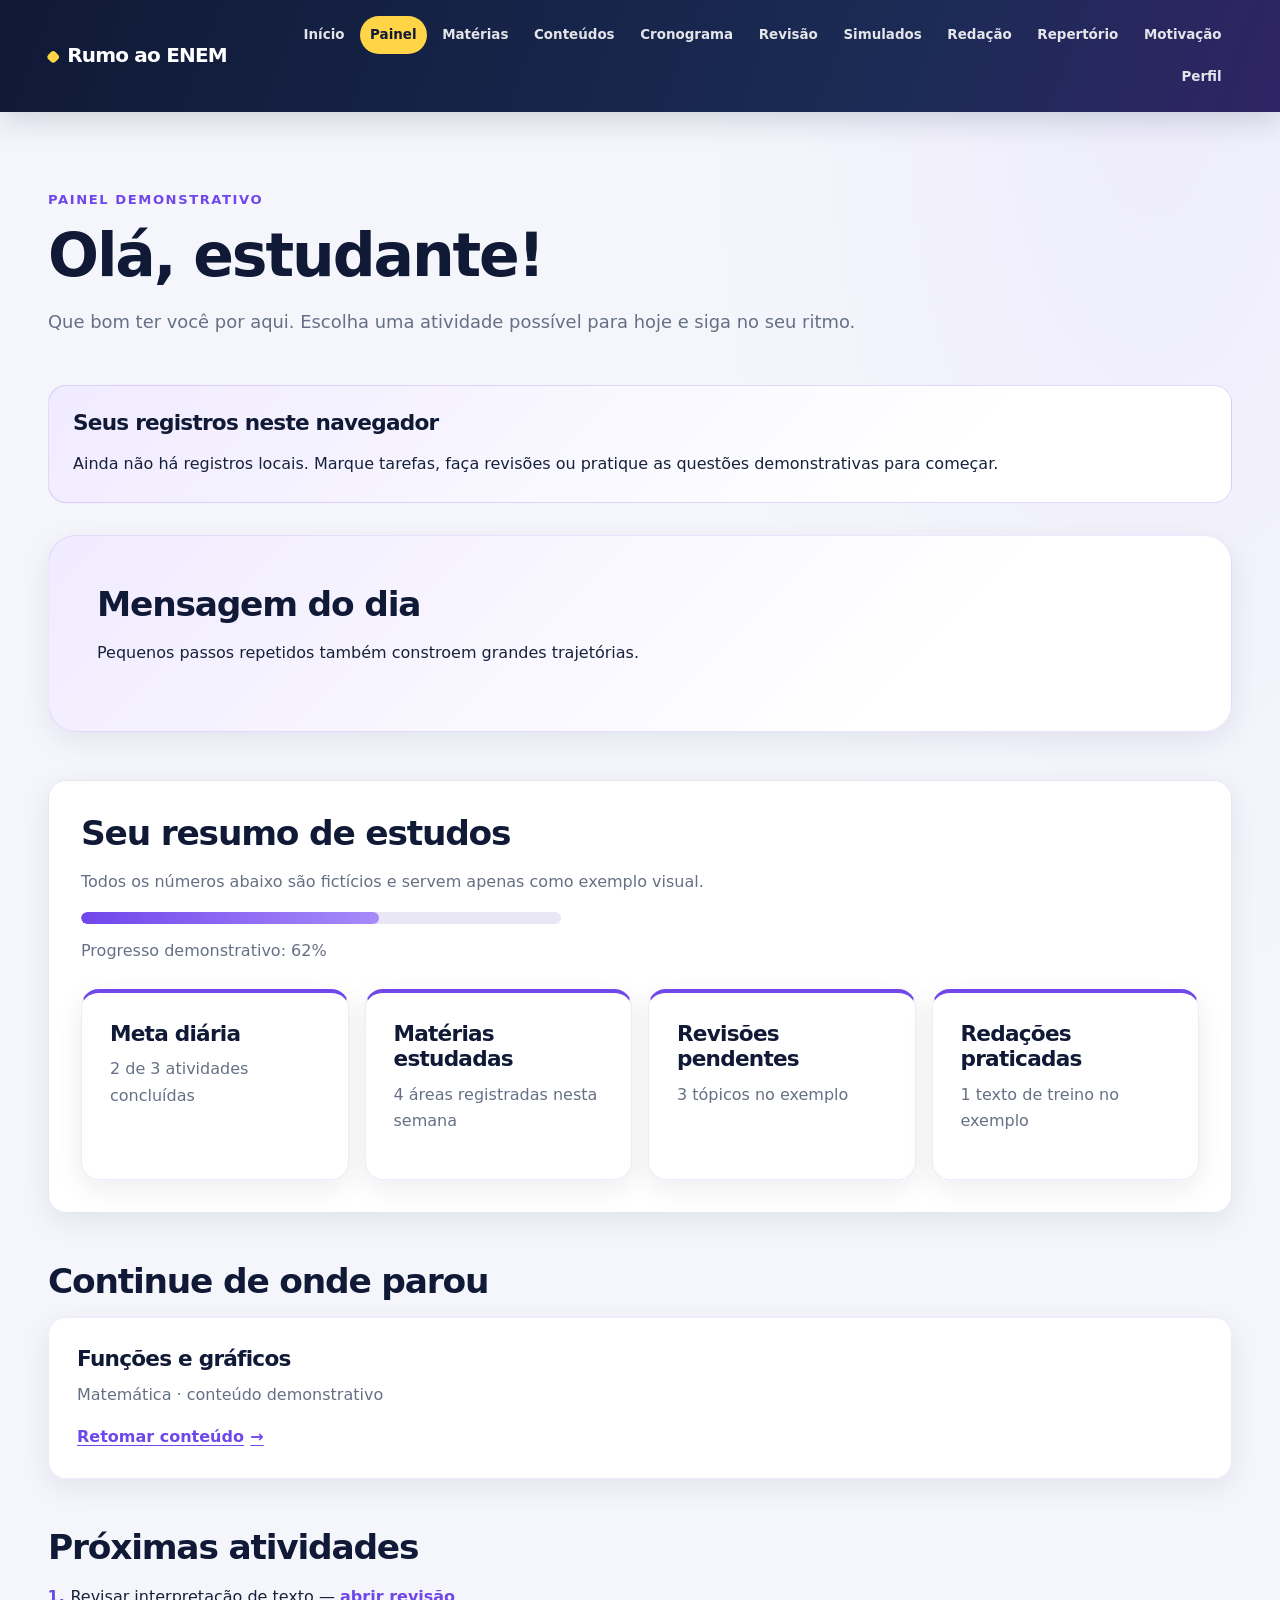
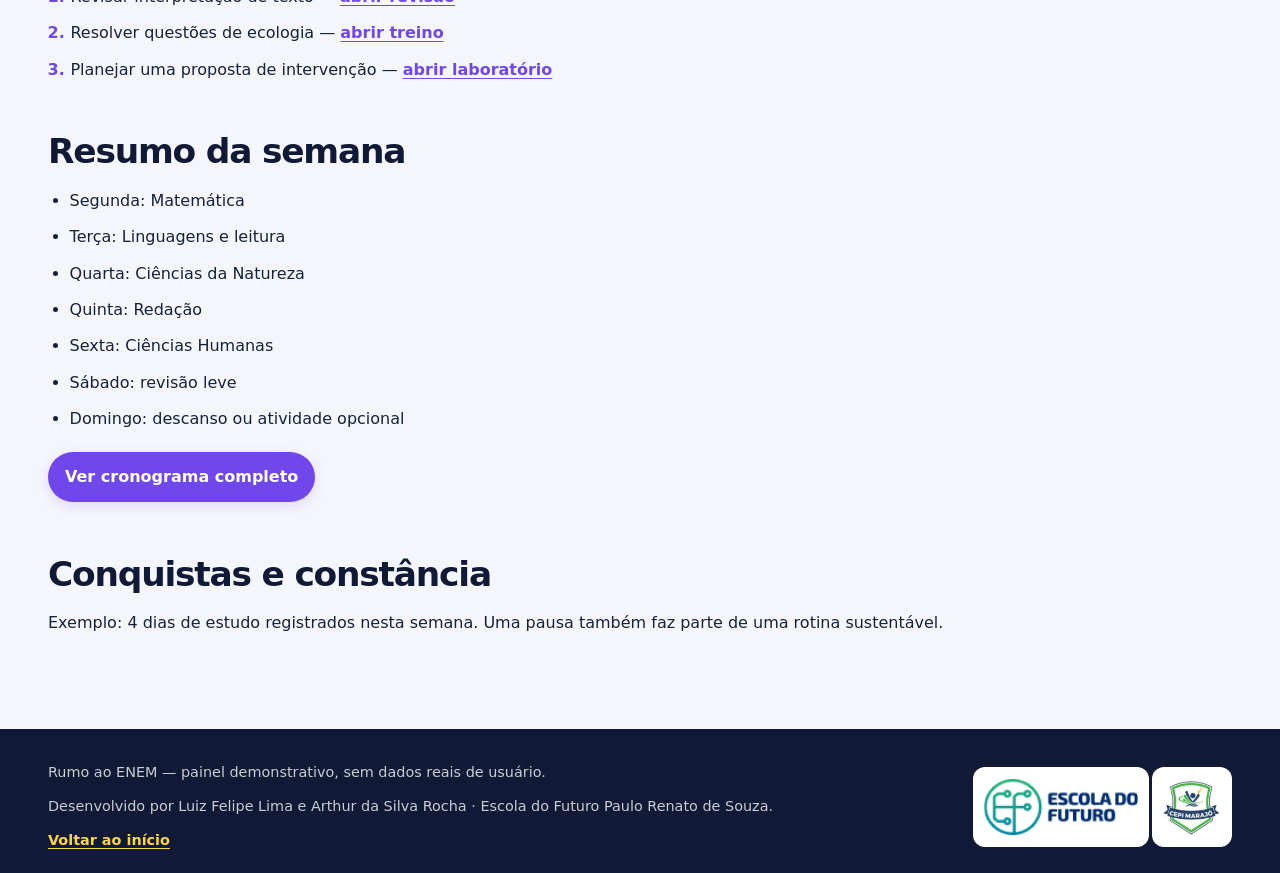
<file: pages/dashboard.html>
<!DOCTYPE html>
<html lang="pt-BR">
<head>
  <!-- Metadados, título e arquivos compartilhados do site. -->
  <meta charset="UTF-8">
  <meta name="viewport" content="width=device-width, initial-scale=1.0">
  <meta name="description" content="Acompanhe suas atividades e organize sua preparação para o ENEM.">
  <title>Painel do estudante | Rumo ao ENEM</title>
  <link rel="icon" type="image/svg+xml" href="../assets/favicon.svg">
  <link rel="stylesheet" href="../css/style.css">
  <script src="../js/script.js" defer></script>
</head>
<body>
  <!-- Atalho de acessibilidade para pular a navegação. -->
  <a href="#conteudo-principal">Pular para o conteúdo principal</a>
  <!-- Cabeçalho global com a navegação entre as páginas. -->
  <header class="site-header"><a class="site-logo" href="../index.html">Rumo ao ENEM</a><nav class="main-navigation" aria-label="Navegação principal"><ul>
    <li><a href="../index.html">Início</a></li><li><a href="dashboard.html" aria-current="page">Painel</a></li><li><a href="materias.html">Matérias</a></li><li><a href="conteudos.html">Conteúdos</a></li><li><a href="cronograma.html">Cronograma</a></li><li><a href="revisao.html">Revisão</a></li><li><a href="simulados.html">Simulados</a></li><li><a href="redacao.html">Redação</a></li><li><a href="repertorio.html">Repertório</a></li><li><a href="motivacao.html">Motivação</a></li><li><a href="perfil.html">Perfil</a></li>
  </ul></nav></header>
  <!-- Painel demonstrativo com atividades e progresso de exemplo. -->
  <main id="conteudo-principal">
    <!-- Saudação e orientação inicial do estudante. -->
    <header class="page-heading"><p>Painel demonstrativo</p><h1>Olá, estudante!</h1><p>Que bom ter você por aqui. Escolha uma atividade possível para hoje e siga no seu ritmo.</p></header>
    <!-- Mensagem motivacional do painel. -->
    <section class="motivation-card"><h2>Mensagem do dia</h2><p>Pequenos passos repetidos também constroem grandes trajetórias.</p></section>
    <!-- Indicadores fictícios apresentados como exemplos. -->
    <section class="progress-section" aria-labelledby="progress-title"><h2 id="progress-title">Seu resumo de estudos</h2><p>Todos os números abaixo são fictícios e servem apenas como exemplo visual.</p>
      <progress value="62" max="100">62%</progress><p>Progresso demonstrativo: 62%</p>
      <div class="study-grid">
        <article class="study-card"><h3>Meta diária</h3><p>2 de 3 atividades concluídas</p></article>
        <article class="study-card"><h3>Matérias estudadas</h3><p>4 áreas registradas nesta semana</p></article>
        <article class="study-card"><h3>Revisões pendentes</h3><p>3 tópicos no exemplo</p></article>
        <article class="study-card"><h3>Redações praticadas</h3><p>1 texto de treino no exemplo</p></article>
      </div>
    </section>
    <!-- Atividade de exemplo para continuar os estudos. -->
    <section aria-labelledby="continue-title"><h2 id="continue-title">Continue de onde parou</h2><article class="study-card"><h3>Funções e gráficos</h3><p>Matemática · conteúdo demonstrativo</p><a href="conteudos.html">Retomar conteúdo</a></article></section>
    <!-- Próximas atividades e resumo semanal de exemplo. -->
    <section aria-labelledby="activities-title"><h2 id="activities-title">Próximas atividades</h2><ol><li>Revisar interpretação de texto — <a href="revisao.html">abrir revisão</a></li><li>Resolver questões de ecologia — <a href="simulados.html">abrir treino</a></li><li>Planejar uma proposta de intervenção — <a href="redacao.html">abrir laboratório</a></li></ol></section>
    <section aria-labelledby="week-title"><h2 id="week-title">Resumo da semana</h2><ul><li>Segunda: Matemática</li><li>Terça: Linguagens e leitura</li><li>Quarta: Ciências da Natureza</li><li>Quinta: Redação</li><li>Sexta: Ciências Humanas</li><li>Sábado: revisão leve</li><li>Domingo: descanso ou atividade opcional</li></ul><a href="cronograma.html">Ver cronograma completo</a></section>
    <!-- Conquistas ilustrativas. -->
    <section aria-labelledby="achievements-title"><h2 id="achievements-title">Conquistas e constância</h2><p>Exemplo: 4 dias de estudo registrados nesta semana. Uma pausa também faz parte de uma rotina sustentável.</p></section>
  </main>
  <!-- Rodapé da página. -->
  <footer class="site-footer"><div class="footer-content"><div class="footer-details"><p>Rumo ao ENEM — painel demonstrativo, sem dados reais de usuário.</p><p>Desenvolvido por Luiz Felipe Lima e Arthur da Silva Rocha · Escola do Futuro Paulo Renato de Souza.</p><a href="../index.html">Voltar ao início</a></div><div class="footer-brands" aria-label="Logotipos das instituições"><img class="footer-brand-school" src="../img/logo-escola-do-futuro.png" alt="Logo oficial da Escola do Futuro de Goiás"><img class="footer-brand-cepi" src="../img/logo-cepi-marajo.png" alt="Logo do CEPI Marajó"></div></div></footer>
</body>
</html>
</file>
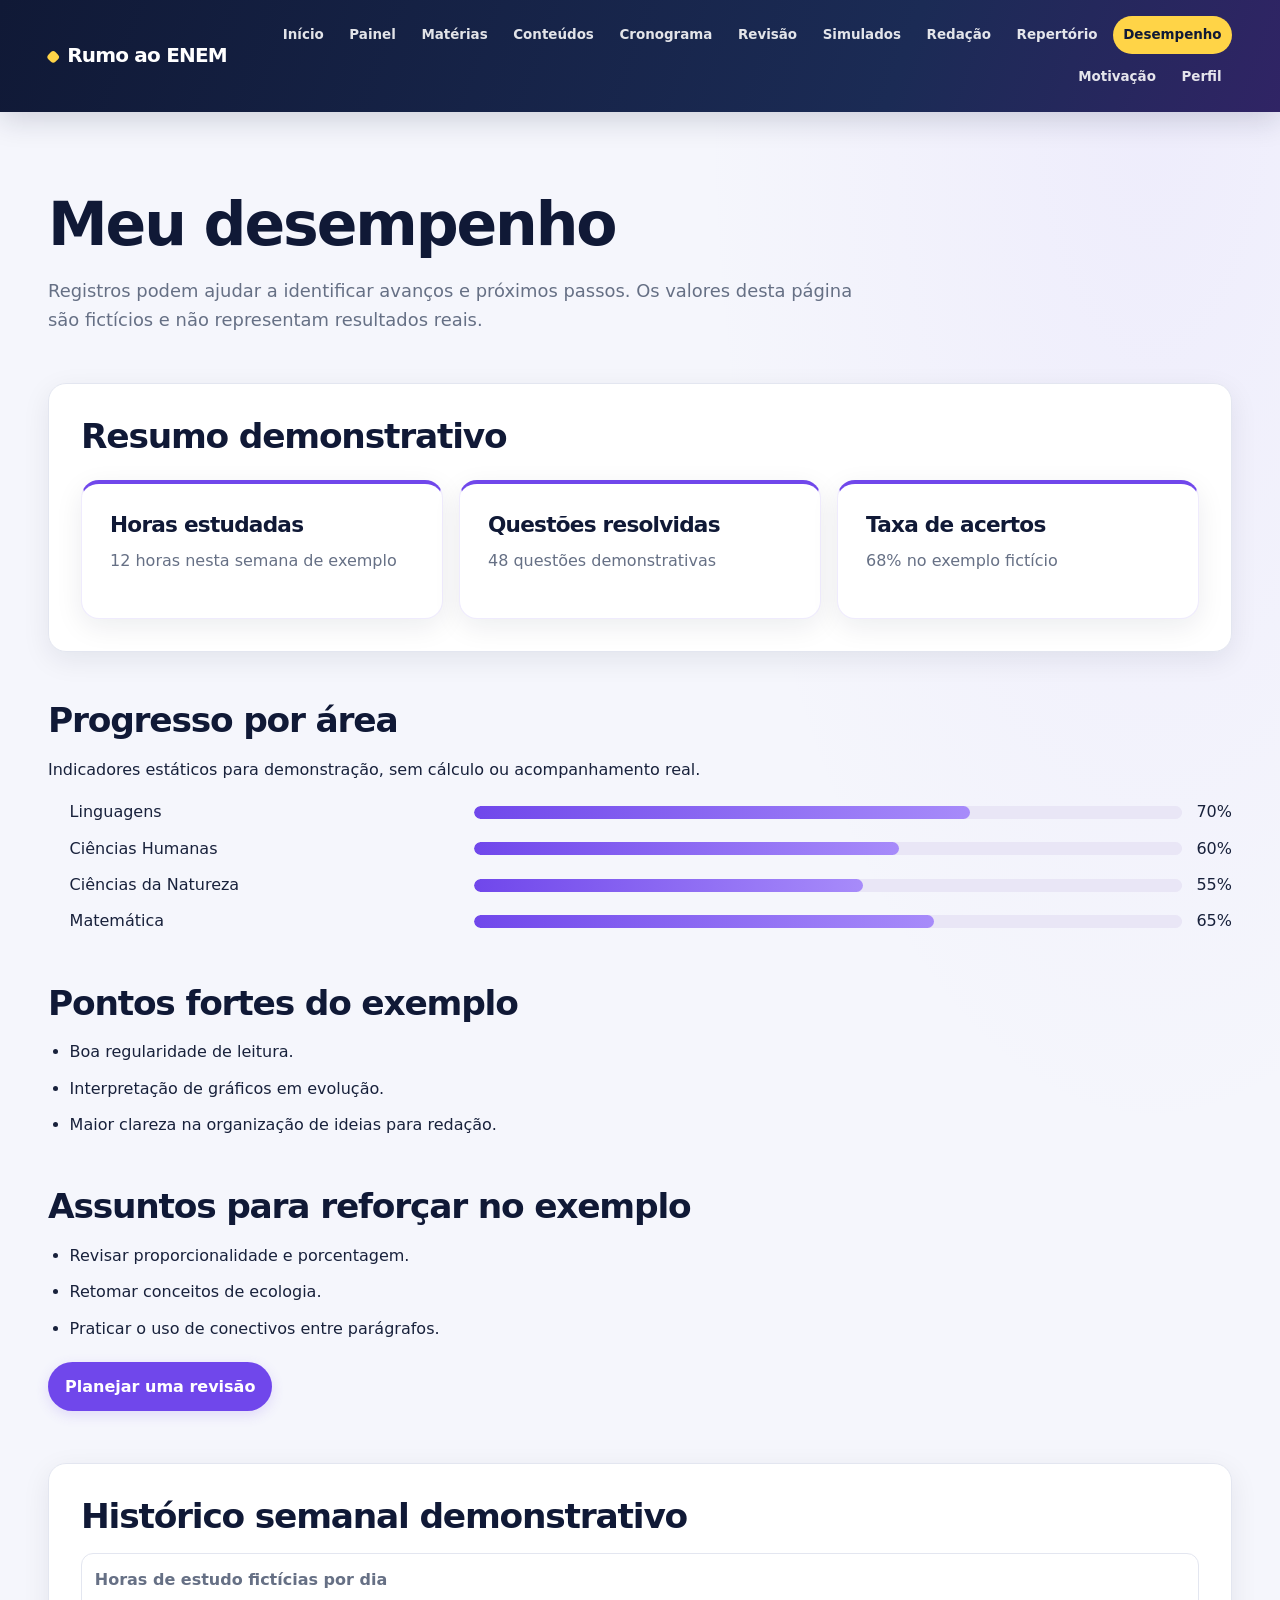
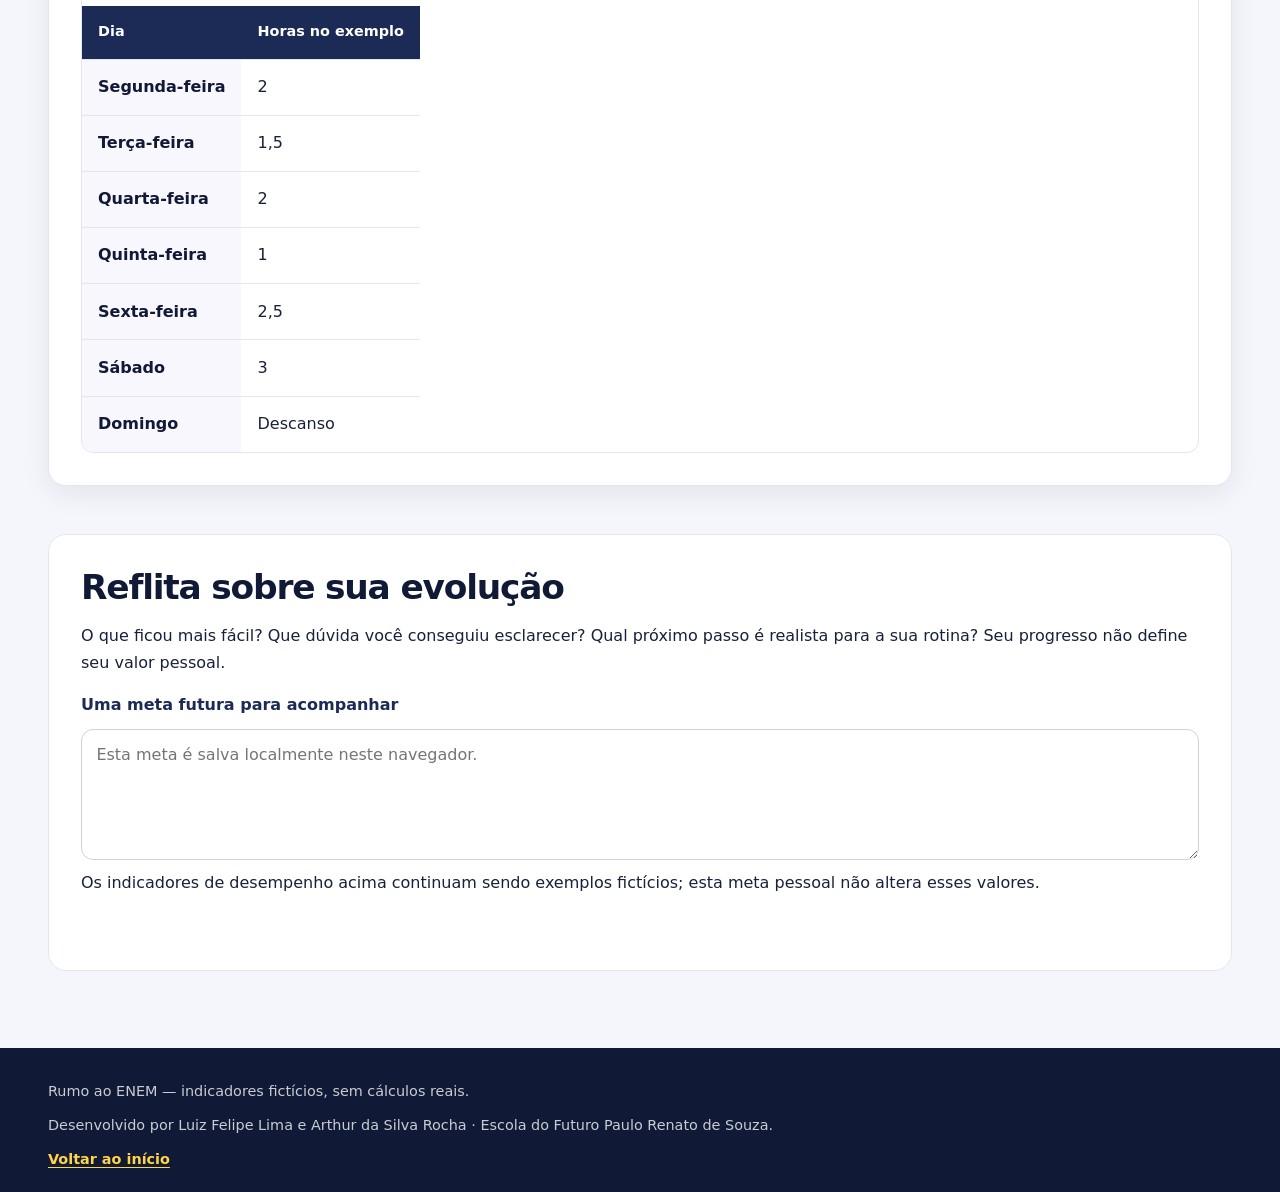
<file: pages/desempenho.html>
<!DOCTYPE html>
<html lang="pt-BR">
<head>
  <!-- Metadados, título e arquivos compartilhados do site. -->
  <meta charset="UTF-8">
  <meta name="viewport" content="width=device-width, initial-scale=1.0">
  <meta name="description" content="Exemplo de registro para refletir sobre sua evolução nos estudos.">
  <title>Meu desempenho | Rumo ao ENEM</title>
  <link rel="stylesheet" href="../css/style.css">
  <script src="../js/script.js" defer></script>
</head>
<body>
  <!-- Atalho de acessibilidade para pular a navegação. -->
  <a href="#conteudo-principal">Pular para o conteúdo principal</a>
  <!-- Cabeçalho global com a navegação entre as páginas. -->
  <header class="site-header"><a class="site-logo" href="../index.html">Rumo ao ENEM</a><nav class="main-navigation" aria-label="Navegação principal"><ul>
    <li><a href="../index.html">Início</a></li><li><a href="dashboard.html">Painel</a></li><li><a href="materias.html">Matérias</a></li><li><a href="conteudos.html">Conteúdos</a></li><li><a href="cronograma.html">Cronograma</a></li><li><a href="revisao.html">Revisão</a></li><li><a href="simulados.html">Simulados</a></li><li><a href="redacao.html">Redação</a></li><li><a href="repertorio.html">Repertório</a></li><li><a href="desempenho.html" aria-current="page">Desempenho</a></li><li><a href="motivacao.html">Motivação</a></li><li><a href="perfil.html">Perfil</a></li>
  </ul></nav></header>
  <!-- Indicadores demonstrativos e espaço de reflexão do estudante. -->
  <main id="conteudo-principal">
    <header class="page-heading"><h1>Meu desempenho</h1><p>Registros podem ajudar a identificar avanços e próximos passos. Os valores desta página são fictícios e não representam resultados reais.</p></header>
    <!-- Resumo fictício de horas, questões e acertos. -->
    <section class="progress-section" aria-labelledby="summary-title"><h2 id="summary-title">Resumo demonstrativo</h2><div class="study-grid"><article class="study-card"><h3>Horas estudadas</h3><p>12 horas nesta semana de exemplo</p></article><article class="study-card"><h3>Questões resolvidas</h3><p>48 questões demonstrativas</p></article><article class="study-card"><h3>Taxa de acertos</h3><p>68% no exemplo fictício</p></article></div></section>
    <!-- Barras estáticas que ilustram progresso por área. -->
    <section aria-labelledby="areas-progress"><h2 id="areas-progress">Progresso por área</h2><p>Indicadores estáticos para demonstração, sem cálculo ou acompanhamento real.</p><ul><li>Linguagens <progress value="70" max="100">70%</progress> 70%</li><li>Ciências Humanas <progress value="60" max="100">60%</progress> 60%</li><li>Ciências da Natureza <progress value="55" max="100">55%</progress> 55%</li><li>Matemática <progress value="65" max="100">65%</progress> 65%</li></ul></section>
    <!-- Exemplos de pontos fortes e conteúdos a reforçar. -->
    <section aria-labelledby="strengths-title"><h2 id="strengths-title">Pontos fortes do exemplo</h2><ul><li>Boa regularidade de leitura.</li><li>Interpretação de gráficos em evolução.</li><li>Maior clareza na organização de ideias para redação.</li></ul></section>
    <section aria-labelledby="focus-title"><h2 id="focus-title">Assuntos para reforçar no exemplo</h2><ul><li>Revisar proporcionalidade e porcentagem.</li><li>Retomar conceitos de ecologia.</li><li>Praticar o uso de conectivos entre parágrafos.</li></ul><a href="revisao.html">Planejar uma revisão</a></section>
    <section aria-labelledby="history-title"><h2 id="history-title">Histórico semanal demonstrativo</h2><table><caption>Horas de estudo fictícias por dia</caption><thead><tr><th scope="col">Dia</th><th scope="col">Horas no exemplo</th></tr></thead><tbody><tr><th scope="row">Segunda-feira</th><td>2</td></tr><tr><th scope="row">Terça-feira</th><td>1,5</td></tr><tr><th scope="row">Quarta-feira</th><td>2</td></tr><tr><th scope="row">Quinta-feira</th><td>1</td></tr><tr><th scope="row">Sexta-feira</th><td>2,5</td></tr><tr><th scope="row">Sábado</th><td>3</td></tr><tr><th scope="row">Domingo</th><td>Descanso</td></tr></tbody></table></section>
    <!-- Área para registrar metas pessoais, sem alterar os dados de exemplo. -->
    <section aria-labelledby="reflection-title"><h2 id="reflection-title">Reflita sobre sua evolução</h2><p>O que ficou mais fácil? Que dúvida você conseguiu esclarecer? Qual próximo passo é realista para a sua rotina? Seu progresso não define seu valor pessoal.</p><div class="form-group"><label for="future-goal">Uma meta futura para acompanhar</label><textarea id="future-goal" name="future-goal" rows="4" placeholder="Esta meta é salva localmente neste navegador."></textarea><p>Os indicadores de desempenho acima continuam sendo exemplos fictícios; esta meta pessoal não altera esses valores.</p></div></section>
  </main>
  <!-- Rodapé da página. -->
  <footer class="site-footer"><p>Rumo ao ENEM — indicadores fictícios, sem cálculos reais.</p><p>Desenvolvido por Luiz Felipe Lima e Arthur da Silva Rocha · Escola do Futuro Paulo Renato de Souza.</p><a href="../index.html">Voltar ao início</a></footer>
</body>
</html>
</file>
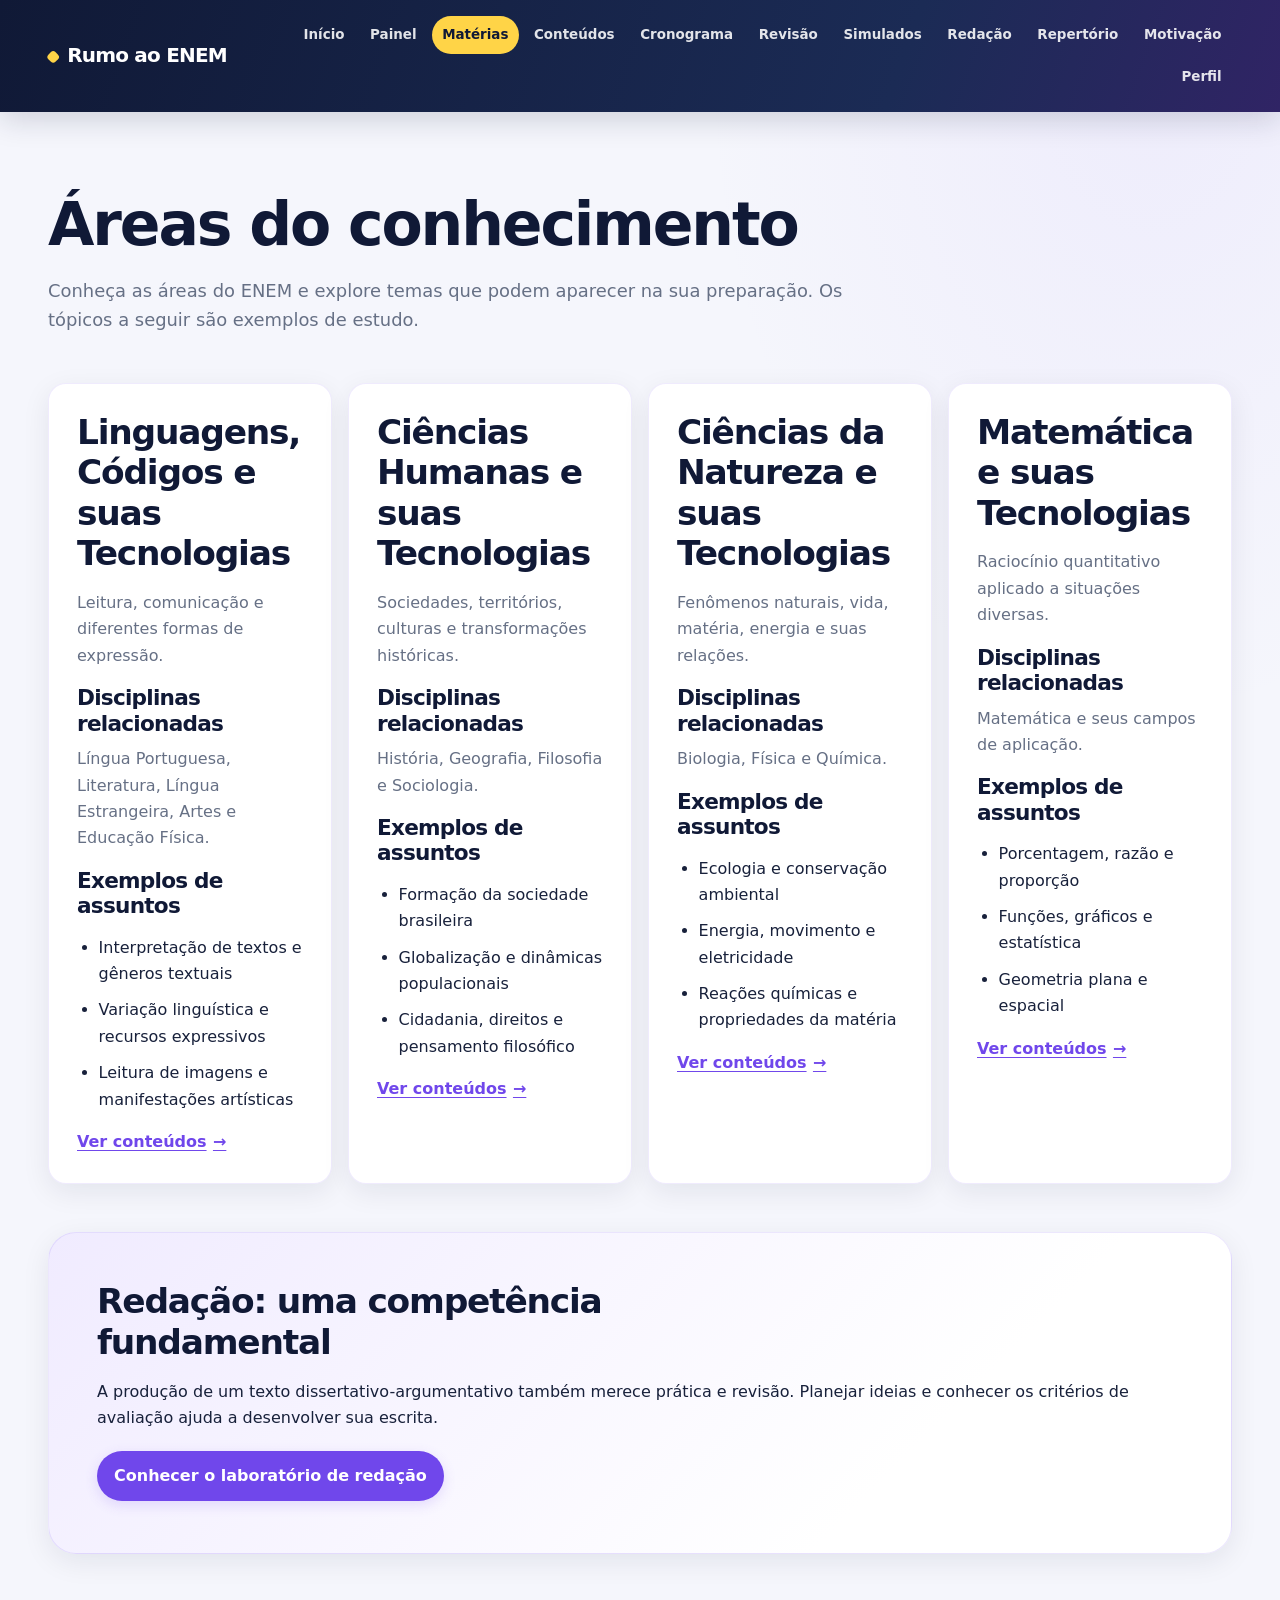
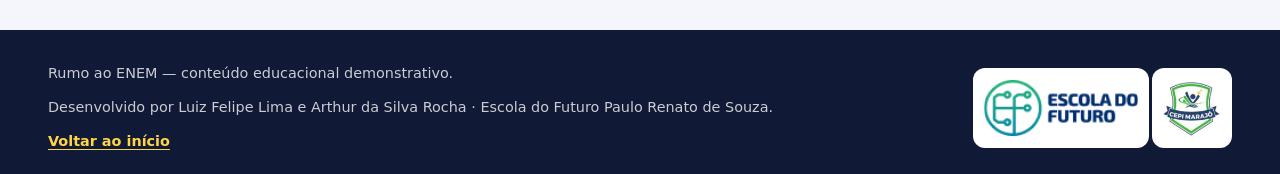
<file: pages/materias.html>
<!DOCTYPE html>
<html lang="pt-BR">
<head>
  <!-- Metadados, título e arquivos compartilhados do site. -->
  <meta charset="UTF-8">
  <meta name="viewport" content="width=device-width, initial-scale=1.0">
  <meta name="description" content="Conheça as quatro áreas do conhecimento cobradas no ENEM.">
  <title>Áreas do conhecimento | Rumo ao ENEM</title>
  <link rel="icon" type="image/svg+xml" href="../assets/favicon.svg">
  <link rel="stylesheet" href="../css/style.css">
  <script src="../js/script.js" defer></script>
</head>
<body>
  <!-- Atalho de acessibilidade para pular a navegação. -->
  <a href="#conteudo-principal">Pular para o conteúdo principal</a>
  <!-- Cabeçalho global com a navegação entre as páginas. -->
  <header class="site-header"><a class="site-logo" href="../index.html">Rumo ao ENEM</a><nav class="main-navigation" aria-label="Navegação principal"><ul>
    <li><a href="../index.html">Início</a></li><li><a href="dashboard.html">Painel</a></li><li><a href="materias.html" aria-current="page">Matérias</a></li><li><a href="conteudos.html">Conteúdos</a></li><li><a href="cronograma.html">Cronograma</a></li><li><a href="revisao.html">Revisão</a></li><li><a href="simulados.html">Simulados</a></li><li><a href="redacao.html">Redação</a></li><li><a href="repertorio.html">Repertório</a></li><li><a href="motivacao.html">Motivação</a></li><li><a href="perfil.html">Perfil</a></li>
  </ul></nav></header>
  <!-- Visão geral das áreas do ENEM e dos conteúdos relacionados. -->
  <main id="conteudo-principal">
    <header class="page-heading"><h1>Áreas do conhecimento</h1><p>Conheça as áreas do ENEM e explore temas que podem aparecer na sua preparação. Os tópicos a seguir são exemplos de estudo.</p></header>
    <!-- Cards das quatro áreas do conhecimento. -->
    <section class="study-grid" aria-label="Áreas do conhecimento">
      <article class="study-card"><h2>Linguagens, Códigos e suas Tecnologias</h2><p>Leitura, comunicação e diferentes formas de expressão.</p><h3>Disciplinas relacionadas</h3><p>Língua Portuguesa, Literatura, Língua Estrangeira, Artes e Educação Física.</p><h3>Exemplos de assuntos</h3><ul><li>Interpretação de textos e gêneros textuais</li><li>Variação linguística e recursos expressivos</li><li>Leitura de imagens e manifestações artísticas</li></ul><a href="conteudos.html#linguagens">Ver conteúdos</a></article>
      <article class="study-card"><h2>Ciências Humanas e suas Tecnologias</h2><p>Sociedades, territórios, culturas e transformações históricas.</p><h3>Disciplinas relacionadas</h3><p>História, Geografia, Filosofia e Sociologia.</p><h3>Exemplos de assuntos</h3><ul><li>Formação da sociedade brasileira</li><li>Globalização e dinâmicas populacionais</li><li>Cidadania, direitos e pensamento filosófico</li></ul><a href="conteudos.html#humanas">Ver conteúdos</a></article>
      <article class="study-card"><h2>Ciências da Natureza e suas Tecnologias</h2><p>Fenômenos naturais, vida, matéria, energia e suas relações.</p><h3>Disciplinas relacionadas</h3><p>Biologia, Física e Química.</p><h3>Exemplos de assuntos</h3><ul><li>Ecologia e conservação ambiental</li><li>Energia, movimento e eletricidade</li><li>Reações químicas e propriedades da matéria</li></ul><a href="conteudos.html#natureza">Ver conteúdos</a></article>
      <article class="study-card"><h2>Matemática e suas Tecnologias</h2><p>Raciocínio quantitativo aplicado a situações diversas.</p><h3>Disciplinas relacionadas</h3><p>Matemática e seus campos de aplicação.</p><h3>Exemplos de assuntos</h3><ul><li>Porcentagem, razão e proporção</li><li>Funções, gráficos e estatística</li><li>Geometria plana e espacial</li></ul><a href="conteudos.html#matematica">Ver conteúdos</a></article>
    </section>
    <!-- Destaque à prática de redação. -->
    <section class="motivation-card"><h2>Redação: uma competência fundamental</h2><p>A produção de um texto dissertativo-argumentativo também merece prática e revisão. Planejar ideias e conhecer os critérios de avaliação ajuda a desenvolver sua escrita.</p><a href="redacao.html">Conhecer o laboratório de redação</a></section>
  </main>
  <!-- Rodapé da página. -->
  <footer class="site-footer"><div class="footer-content"><div class="footer-details"><p>Rumo ao ENEM — conteúdo educacional demonstrativo.</p><p>Desenvolvido por Luiz Felipe Lima e Arthur da Silva Rocha · Escola do Futuro Paulo Renato de Souza.</p><a href="../index.html">Voltar ao início</a></div><div class="footer-brands" aria-label="Logotipos das instituições"><img class="footer-brand-school" src="../img/logo-escola-do-futuro.png" alt="Logo oficial da Escola do Futuro de Goiás"><img class="footer-brand-cepi" src="../img/logo-cepi-marajo.png" alt="Logo do CEPI Marajó"></div></div></footer>
</body>
</html>
</file>
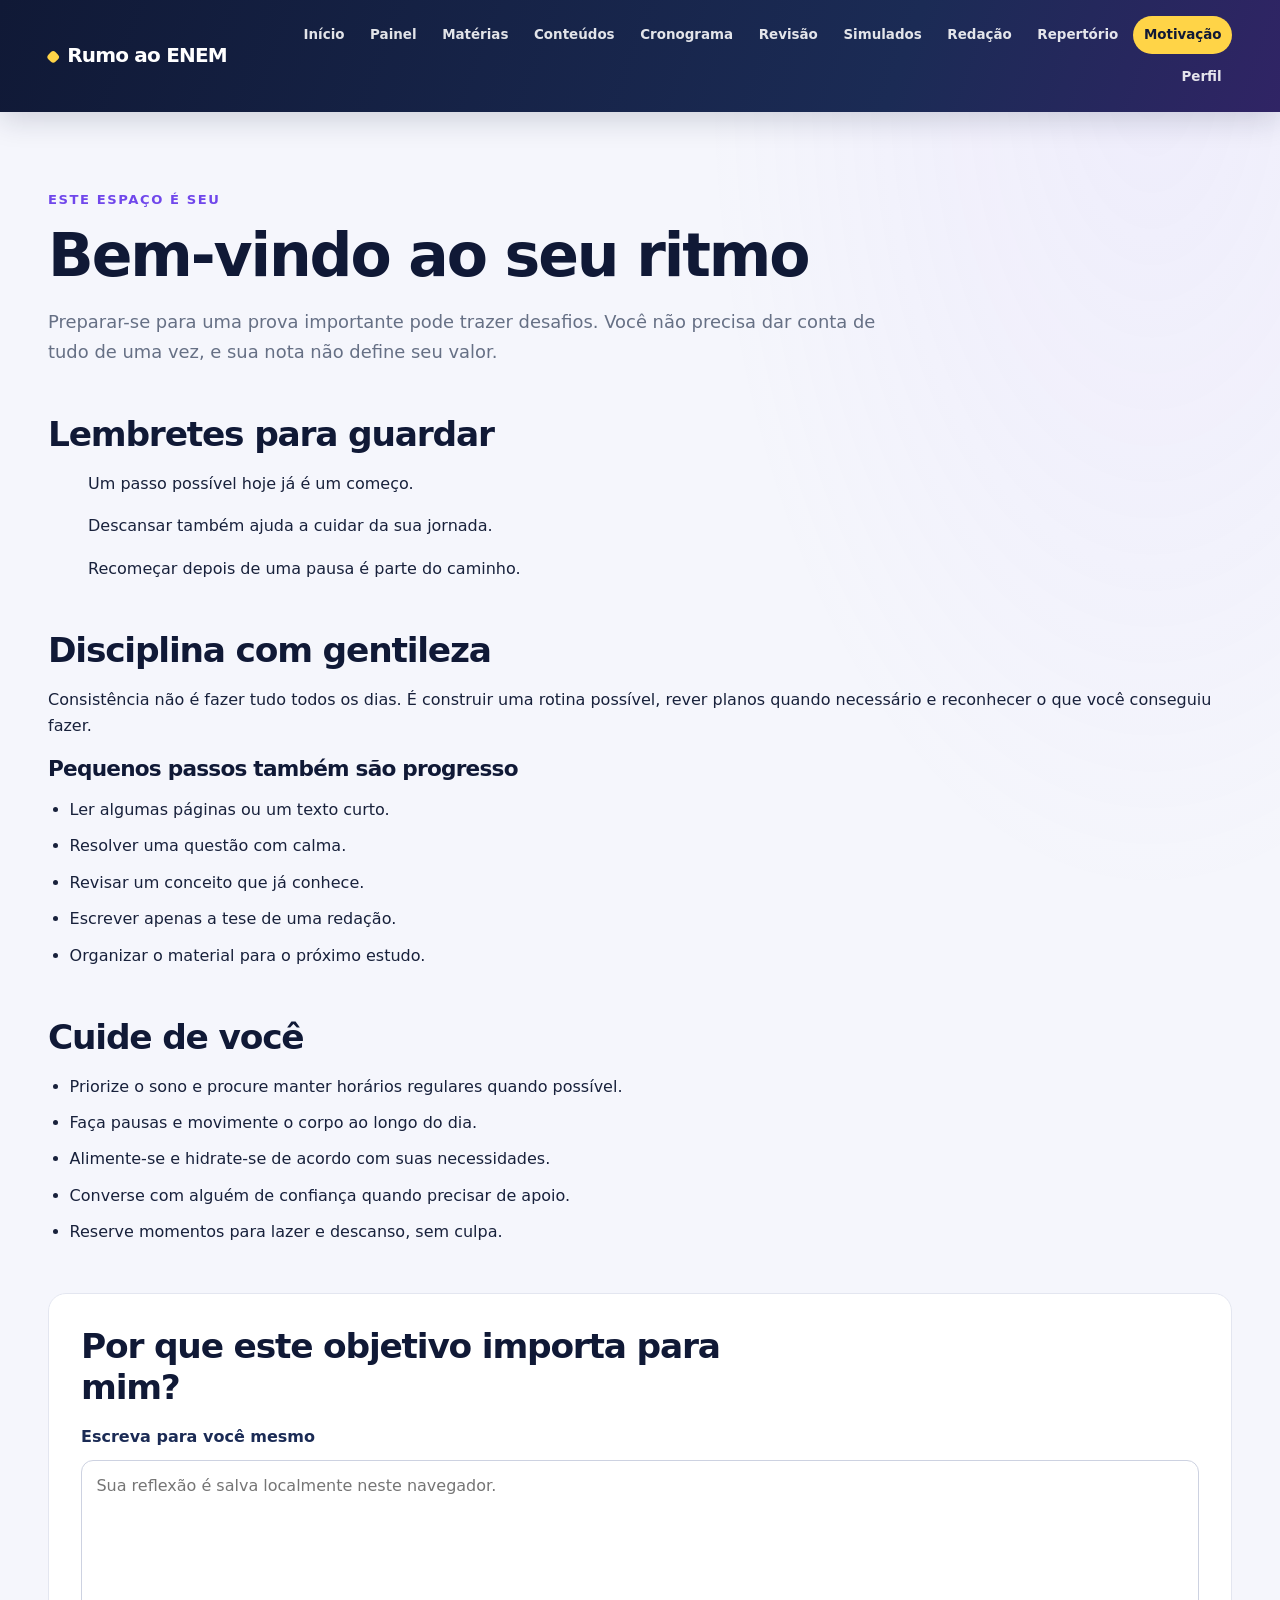
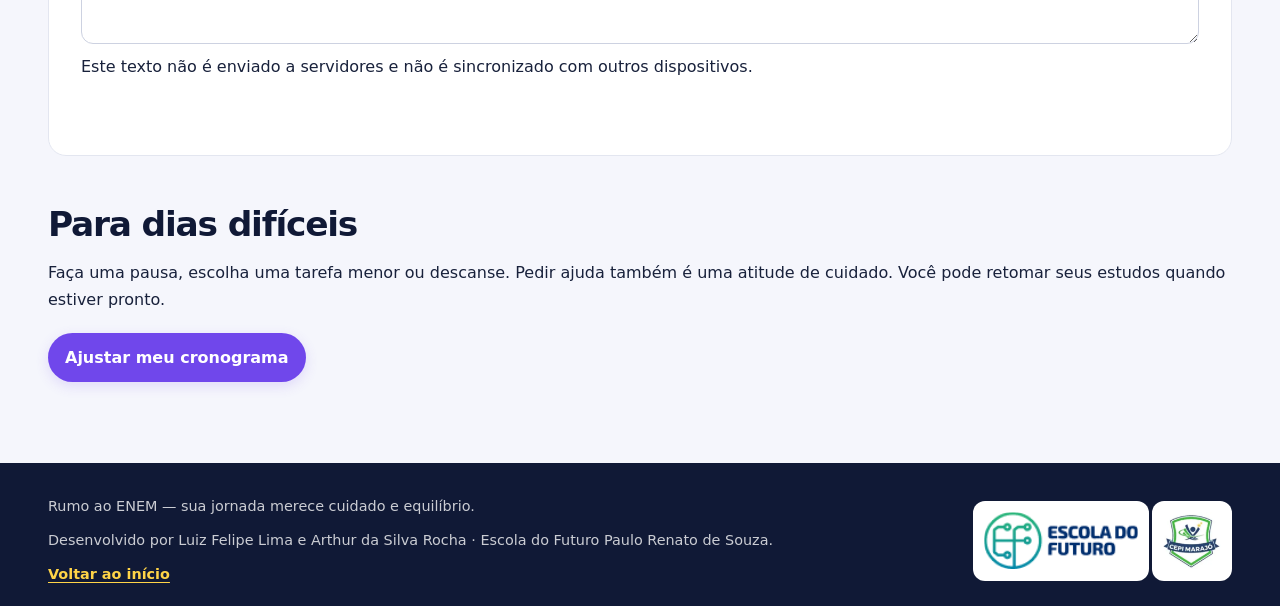
<file: pages/motivacao.html>
<!DOCTYPE html>
<html lang="pt-BR">
<head>
  <!-- Metadados, título e arquivos compartilhados do site. -->
  <meta charset="UTF-8">
  <meta name="viewport" content="width=device-width, initial-scale=1.0">
  <meta name="description" content="Mensagens de apoio e metas pequenas para uma preparação saudável para o ENEM.">
  <title>Espaço de motivação | Rumo ao ENEM</title>
  <link rel="icon" type="image/svg+xml" href="../assets/favicon.svg">
  <link rel="stylesheet" href="../css/style.css">
  <script src="../js/script.js" defer></script>
</head>
<body>
  <!-- Atalho de acessibilidade para pular a navegação. -->
  <a href="#conteudo-principal">Pular para o conteúdo principal</a>
  <!-- Cabeçalho global com a navegação entre as páginas. -->
  <header class="site-header"><a class="site-logo" href="../index.html">Rumo ao ENEM</a><nav class="main-navigation" aria-label="Navegação principal"><ul>
    <li><a href="../index.html">Início</a></li><li><a href="dashboard.html">Painel</a></li><li><a href="materias.html">Matérias</a></li><li><a href="conteudos.html">Conteúdos</a></li><li><a href="cronograma.html">Cronograma</a></li><li><a href="revisao.html">Revisão</a></li><li><a href="simulados.html">Simulados</a></li><li><a href="redacao.html">Redação</a></li><li><a href="repertorio.html">Repertório</a></li><li><a href="motivacao.html" aria-current="page">Motivação</a></li><li><a href="perfil.html">Perfil</a></li>
  </ul></nav></header>
  <!-- Apoio motivacional com foco em metas possíveis e bem-estar. -->
  <main id="conteudo-principal">
    <header class="page-heading"><p>Este espaço é seu</p><h1>Bem-vindo ao seu ritmo</h1><p>Preparar-se para uma prova importante pode trazer desafios. Você não precisa dar conta de tudo de uma vez, e sua nota não define seu valor.</p></header>
    <!-- Lembretes originais para apoiar o estudante. -->
    <section aria-labelledby="original-quotes"><h2 id="original-quotes">Lembretes para guardar</h2><blockquote><p>Um passo possível hoje já é um começo.</p></blockquote><blockquote><p>Descansar também ajuda a cuidar da sua jornada.</p></blockquote><blockquote><p>Recomeçar depois de uma pausa é parte do caminho.</p></blockquote></section>
    <!-- Sugestões de pequenas metas e constância saudável. -->
    <section aria-labelledby="steady-title"><h2 id="steady-title">Disciplina com gentileza</h2><p>Consistência não é fazer tudo todos os dias. É construir uma rotina possível, rever planos quando necessário e reconhecer o que você conseguiu fazer.</p><h3>Pequenos passos também são progresso</h3><ul><li>Ler algumas páginas ou um texto curto.</li><li>Resolver uma questão com calma.</li><li>Revisar um conceito que já conhece.</li><li>Escrever apenas a tese de uma redação.</li><li>Organizar o material para o próximo estudo.</li></ul></section>
    <!-- Lembretes de autocuidado para a rotina de preparação. -->
    <section aria-labelledby="wellbeing-title"><h2 id="wellbeing-title">Cuide de você</h2><ul><li>Priorize o sono e procure manter horários regulares quando possível.</li><li>Faça pausas e movimente o corpo ao longo do dia.</li><li>Alimente-se e hidrate-se de acordo com suas necessidades.</li><li>Converse com alguém de confiança quando precisar de apoio.</li><li>Reserve momentos para lazer e descanso, sem culpa.</li></ul></section>
    <!-- Reflexão pessoal, salva apenas no armazenamento local do navegador. -->
    <section aria-labelledby="why-title"><h2 id="why-title">Por que este objetivo importa para mim?</h2><div class="form-group"><label for="personal-reason">Escreva para você mesmo</label><textarea id="personal-reason" name="personal-reason" rows="6" placeholder="Sua reflexão é salva localmente neste navegador."></textarea><p>Este texto não é enviado a servidores e não é sincronizado com outros dispositivos.</p></div></section>
    <section aria-labelledby="hard-day"><h2 id="hard-day">Para dias difíceis</h2><p>Faça uma pausa, escolha uma tarefa menor ou descanse. Pedir ajuda também é uma atitude de cuidado. Você pode retomar seus estudos quando estiver pronto.</p><a href="cronograma.html">Ajustar meu cronograma</a></section>
  </main>
  <!-- Rodapé da página. -->
  <footer class="site-footer"><div class="footer-content"><div class="footer-details"><p>Rumo ao ENEM — sua jornada merece cuidado e equilíbrio.</p><p>Desenvolvido por Luiz Felipe Lima e Arthur da Silva Rocha · Escola do Futuro Paulo Renato de Souza.</p><a href="../index.html">Voltar ao início</a></div><div class="footer-brands" aria-label="Logotipos das instituições"><img class="footer-brand-school" src="../img/logo-escola-do-futuro.png" alt="Logo oficial da Escola do Futuro de Goiás"><img class="footer-brand-cepi" src="../img/logo-cepi-marajo.png" alt="Logo do CEPI Marajó"></div></div></footer>
</body>
</html>
</file>
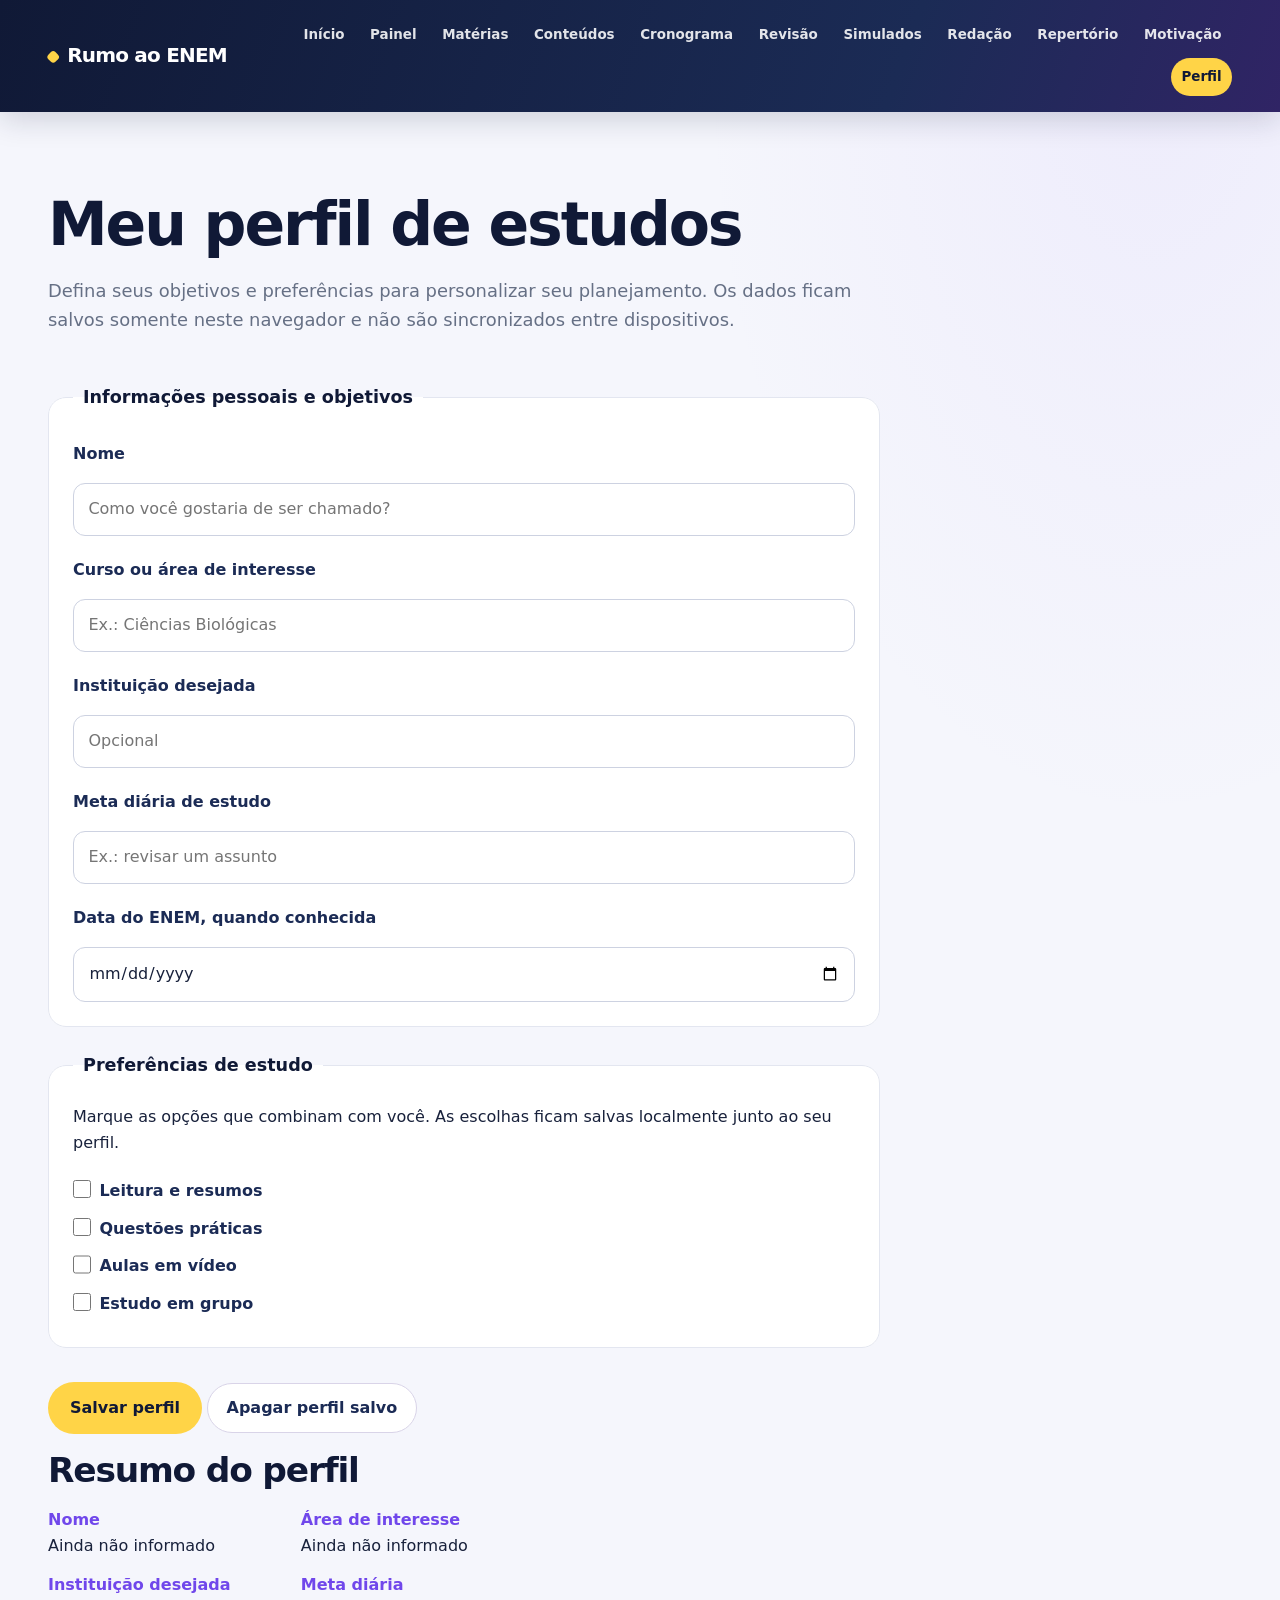
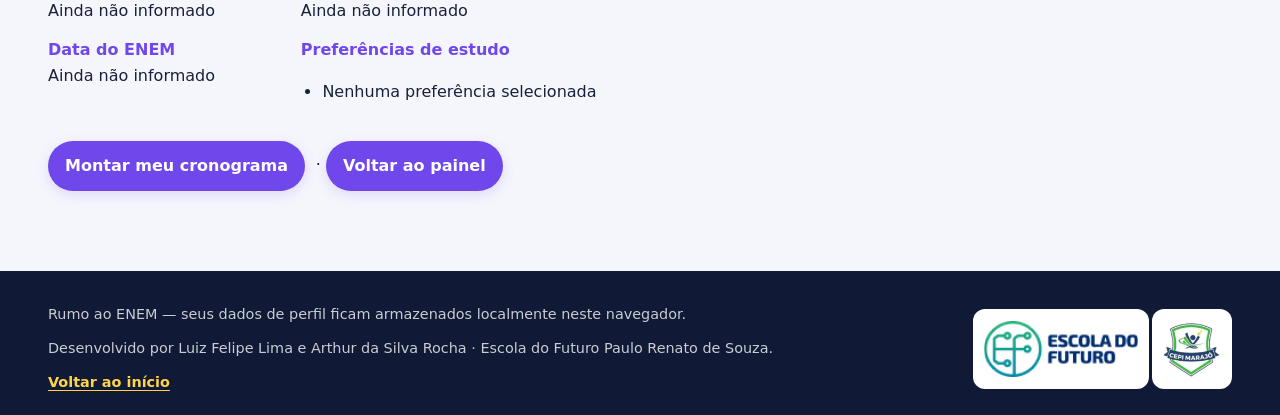
<file: pages/perfil.html>
<!DOCTYPE html>
<html lang="pt-BR">
<head>
  <!-- Metadados, título e arquivos compartilhados do site. -->
  <meta charset="UTF-8">
  <meta name="viewport" content="width=device-width, initial-scale=1.0">
  <meta name="description" content="Personalize seus objetivos e preferências de estudo, salvos neste navegador.">
  <title>Meu perfil | Rumo ao ENEM</title>
  <link rel="icon" type="image/svg+xml" href="../assets/favicon.svg">
  <link rel="stylesheet" href="../css/style.css">
  <script src="../js/script.js" defer></script>
</head>
<body>
  <!-- Atalho de acessibilidade para pular a navegação. -->
  <a href="#conteudo-principal">Pular para o conteúdo principal</a>
  <!-- Cabeçalho global com a navegação entre as páginas. -->
  <header class="site-header"><a class="site-logo" href="../index.html">Rumo ao ENEM</a><nav class="main-navigation" aria-label="Navegação principal"><ul>
    <li><a href="../index.html">Início</a></li><li><a href="dashboard.html">Painel</a></li><li><a href="materias.html">Matérias</a></li><li><a href="conteudos.html">Conteúdos</a></li><li><a href="cronograma.html">Cronograma</a></li><li><a href="revisao.html">Revisão</a></li><li><a href="simulados.html">Simulados</a></li><li><a href="redacao.html">Redação</a></li><li><a href="repertorio.html">Repertório</a></li><li><a href="motivacao.html">Motivação</a></li><li><a href="perfil.html" aria-current="page">Perfil</a></li>
  </ul></nav></header>
  <!-- Perfil e preferências salvos localmente. -->
  <main id="conteudo-principal">
    <header class="page-heading"><h1>Meu perfil de estudos</h1><p>Defina seus objetivos e preferências para personalizar seu planejamento. Os dados ficam salvos somente neste navegador e não são sincronizados entre dispositivos.</p></header>
    <form id="profile-form">
      <fieldset><legend>Informações pessoais e objetivos</legend>
        <div class="form-group"><label for="student-name">Nome</label><input type="text" id="student-name" name="student-name" autocomplete="name" placeholder="Como você gostaria de ser chamado?"></div>
        <div class="form-group"><label for="interest-area">Curso ou área de interesse</label><input type="text" id="interest-area" name="interest-area" placeholder="Ex.: Ciências Biológicas"></div>
        <div class="form-group"><label for="desired-institution">Instituição desejada</label><input type="text" id="desired-institution" name="desired-institution" placeholder="Opcional"></div>
        <div class="form-group"><label for="study-goal">Meta diária de estudo</label><input type="text" id="study-goal" name="study-goal" placeholder="Ex.: revisar um assunto"></div>
        <div class="form-group"><label for="exam-date">Data do ENEM, quando conhecida</label><input type="date" id="exam-date" name="exam-date"></div>
      </fieldset>
      <fieldset><legend>Preferências de estudo</legend>
        <p>Marque as opções que combinam com você. As escolhas ficam salvas localmente junto ao seu perfil.</p>
        <div><input type="checkbox" id="pref-reading" name="preferences" value="reading"><label for="pref-reading">Leitura e resumos</label></div>
        <div><input type="checkbox" id="pref-questions" name="preferences" value="questions"><label for="pref-questions">Questões práticas</label></div>
        <div><input type="checkbox" id="pref-videos" name="preferences" value="videos"><label for="pref-videos">Aulas em vídeo</label></div>
        <div><input type="checkbox" id="pref-groups" name="preferences" value="groups"><label for="pref-groups">Estudo em grupo</label></div>
      </fieldset>
      <button class="button button-primary" type="submit">Salvar perfil</button>
      <button class="clear-data-button" id="clear-profile" type="button">Apagar perfil salvo</button>
      <p id="profile-status" class="interaction-status" role="status" aria-live="polite"></p>
    </form>
    <section aria-labelledby="personal-goals">
      <h2 id="personal-goals">Resumo do perfil</h2>
      <dl class="profile-summary">
        <div><dt>Nome</dt><dd data-profile-value="student-name">Ainda não informado</dd></div>
        <div><dt>Área de interesse</dt><dd data-profile-value="interest-area">Ainda não informada</dd></div>
        <div><dt>Instituição desejada</dt><dd data-profile-value="desired-institution">Ainda não informada</dd></div>
        <div><dt>Meta diária</dt><dd data-profile-value="study-goal">Ainda não informada</dd></div>
        <div><dt>Data do ENEM</dt><dd data-profile-value="exam-date">Ainda não informada</dd></div>
        <div><dt>Preferências de estudo</dt><dd><ul id="profile-preferences-summary"><li>Nenhuma preferência selecionada</li></ul></dd></div>
      </dl>
      <a href="cronograma.html">Montar meu cronograma</a> · <a href="dashboard.html">Voltar ao painel</a>
    </section>
  </main>
  <!-- Rodapé da página. -->
  <footer class="site-footer"><div class="footer-content"><div class="footer-details"><p>Rumo ao ENEM — seus dados de perfil ficam armazenados localmente neste navegador.</p><p>Desenvolvido por Luiz Felipe Lima e Arthur da Silva Rocha · Escola do Futuro Paulo Renato de Souza.</p><a href="../index.html">Voltar ao início</a></div><div class="footer-brands" aria-label="Logotipos das instituições"><img class="footer-brand-school" src="../img/logo-escola-do-futuro.png" alt="Logo oficial da Escola do Futuro de Goiás"><img class="footer-brand-cepi" src="../img/logo-cepi-marajo.png" alt="Logo do CEPI Marajó"></div></div></footer>
</body>
</html>
</file>
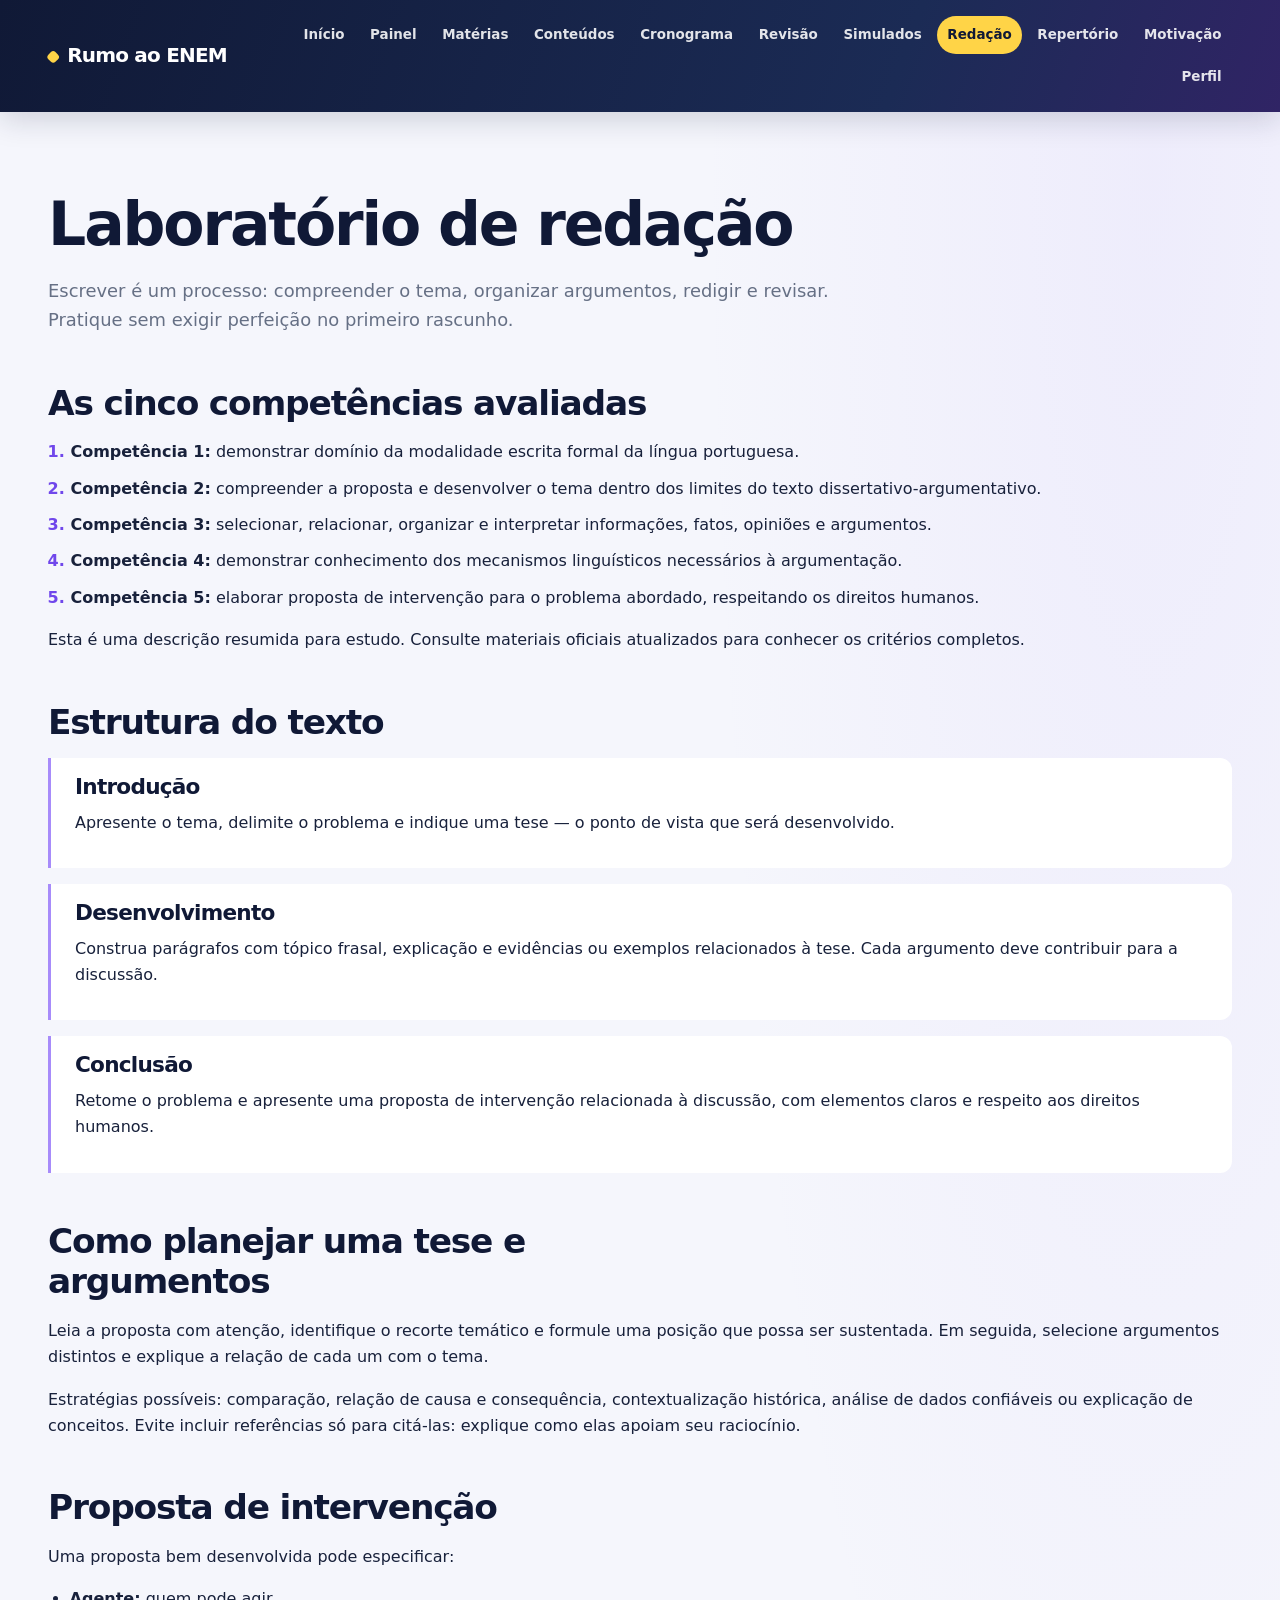
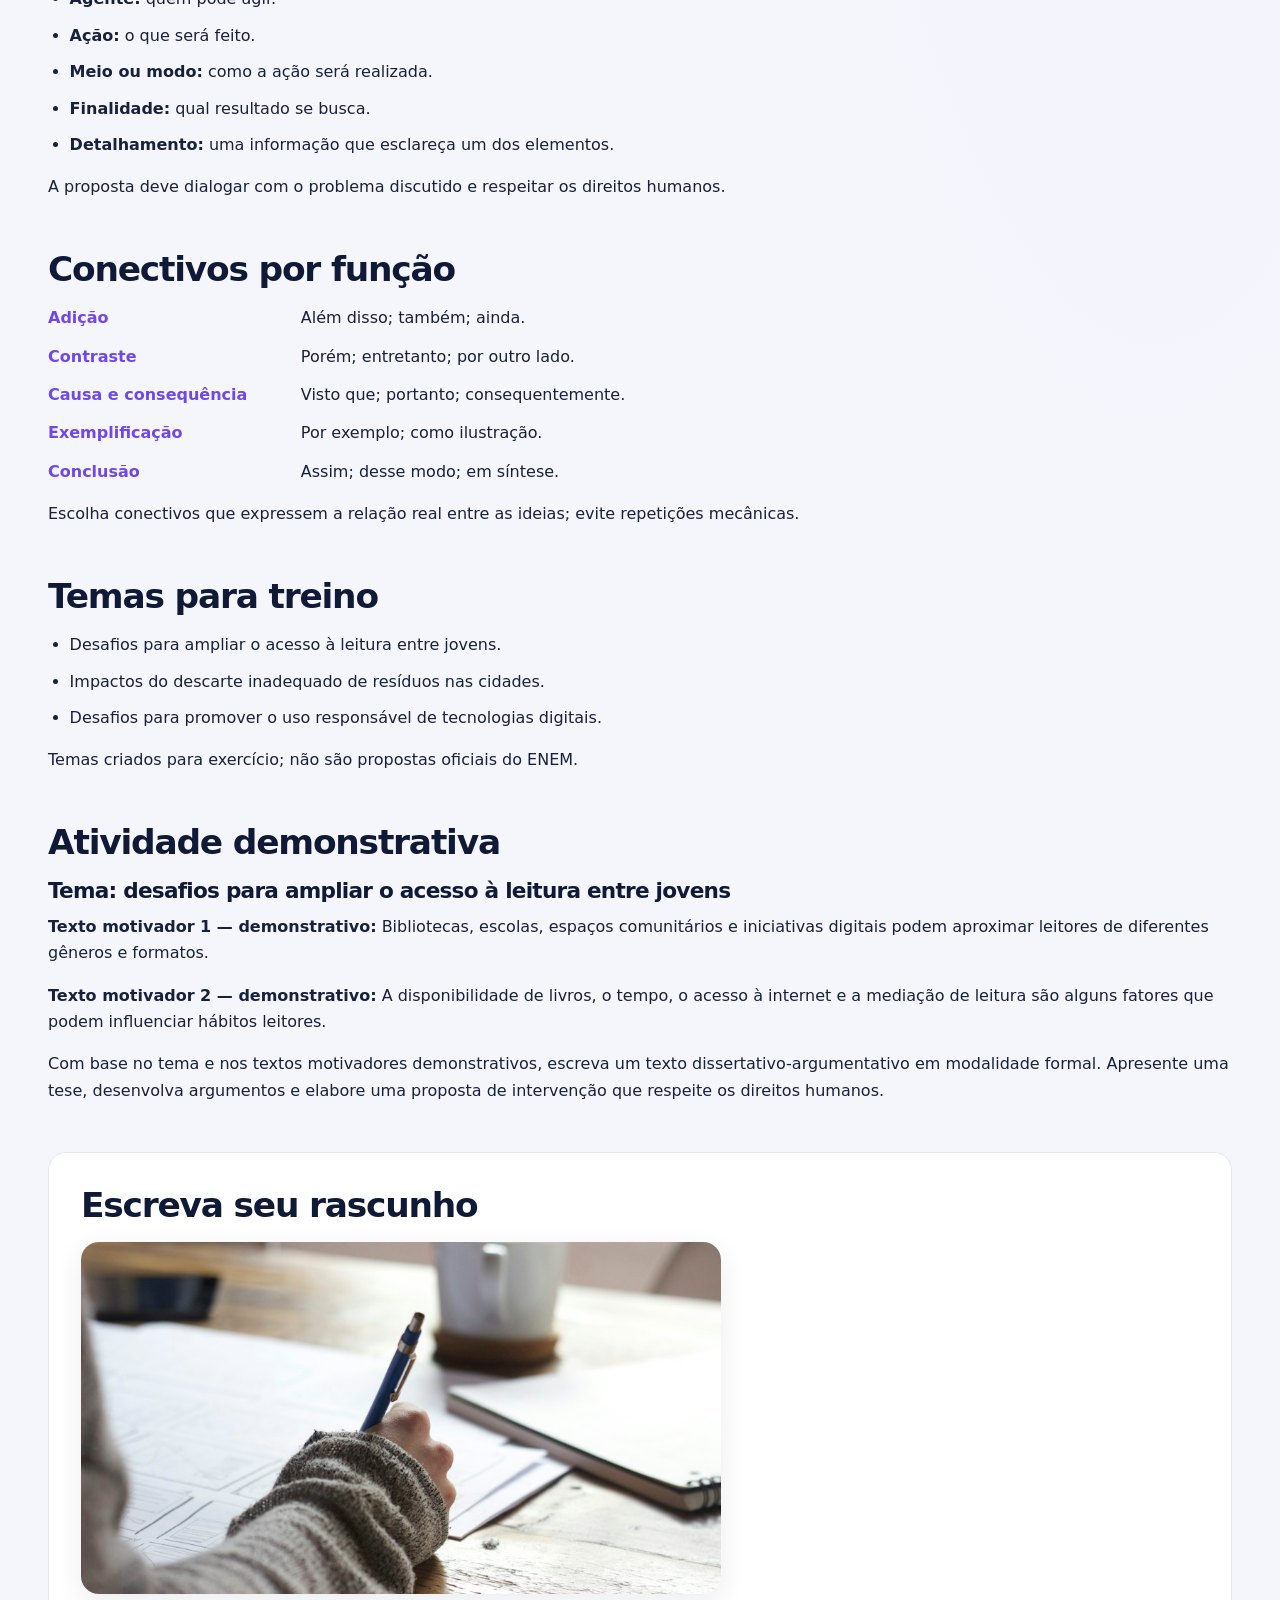
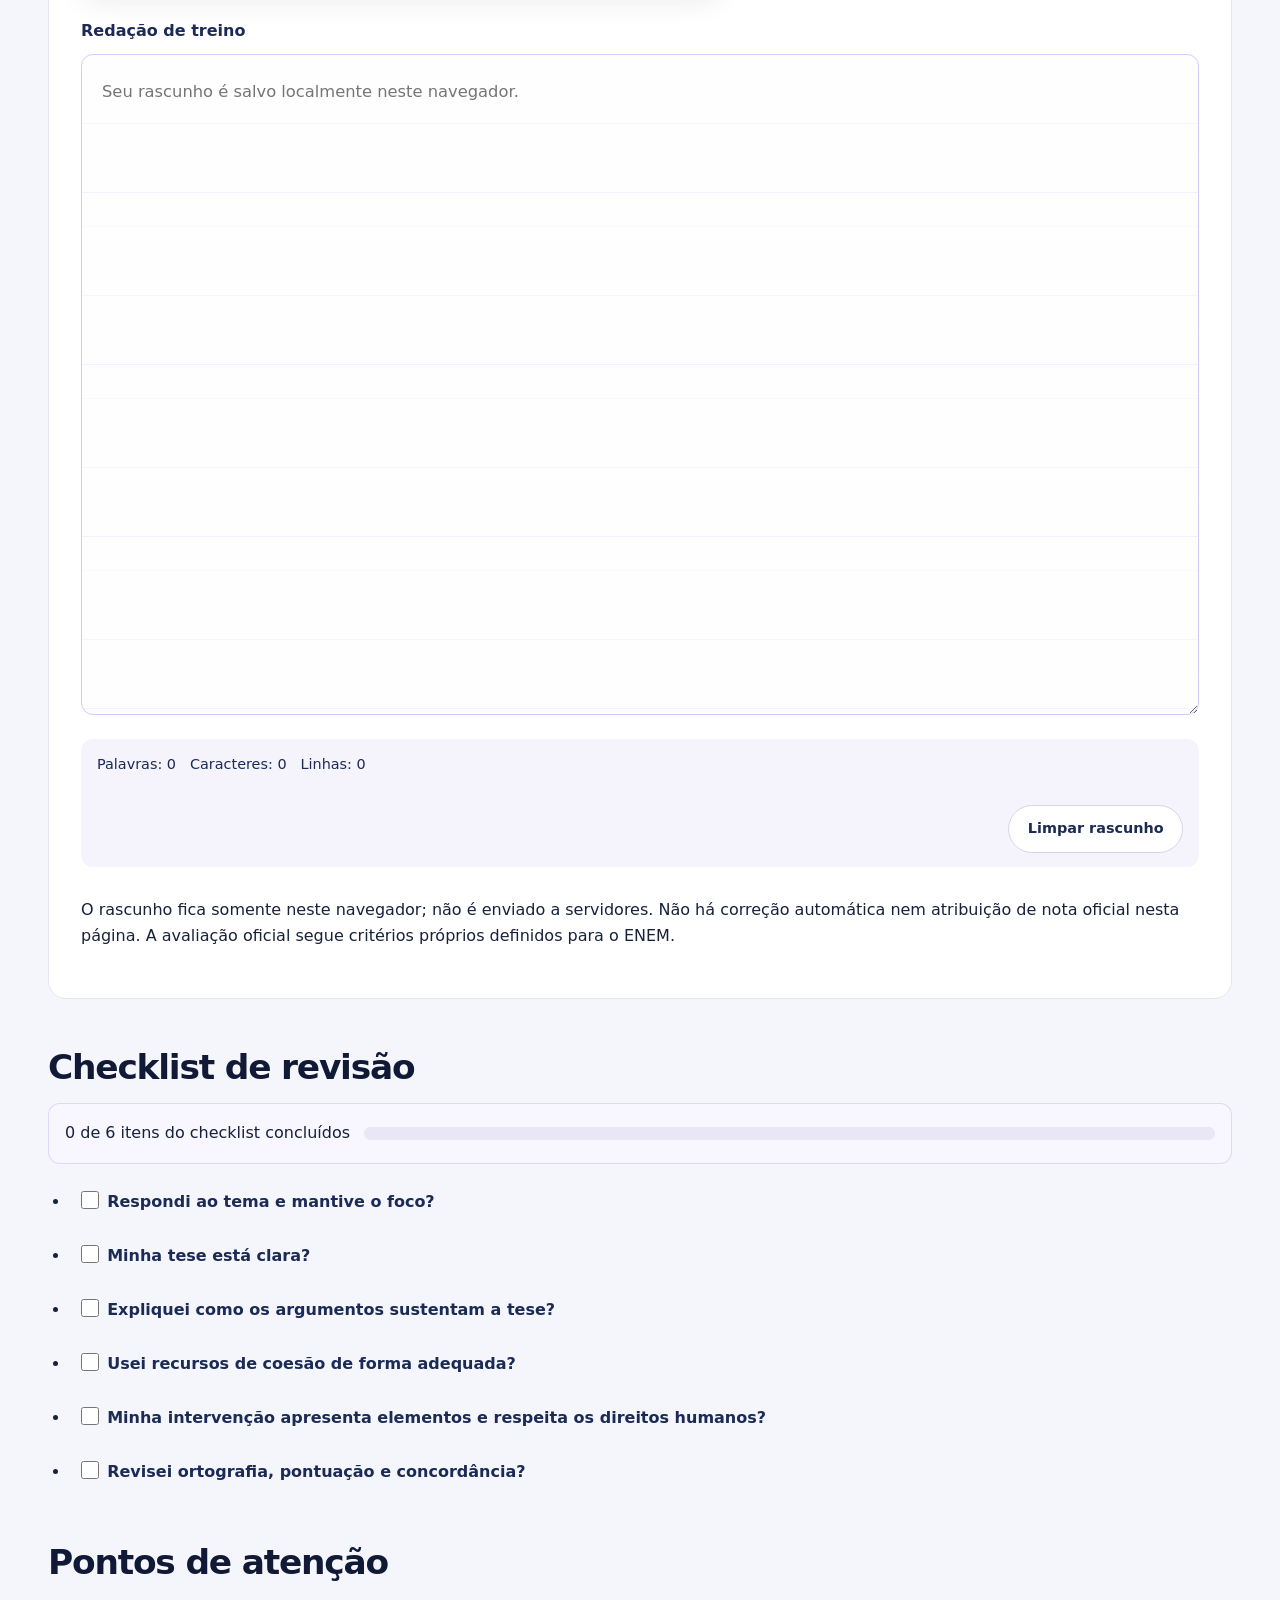
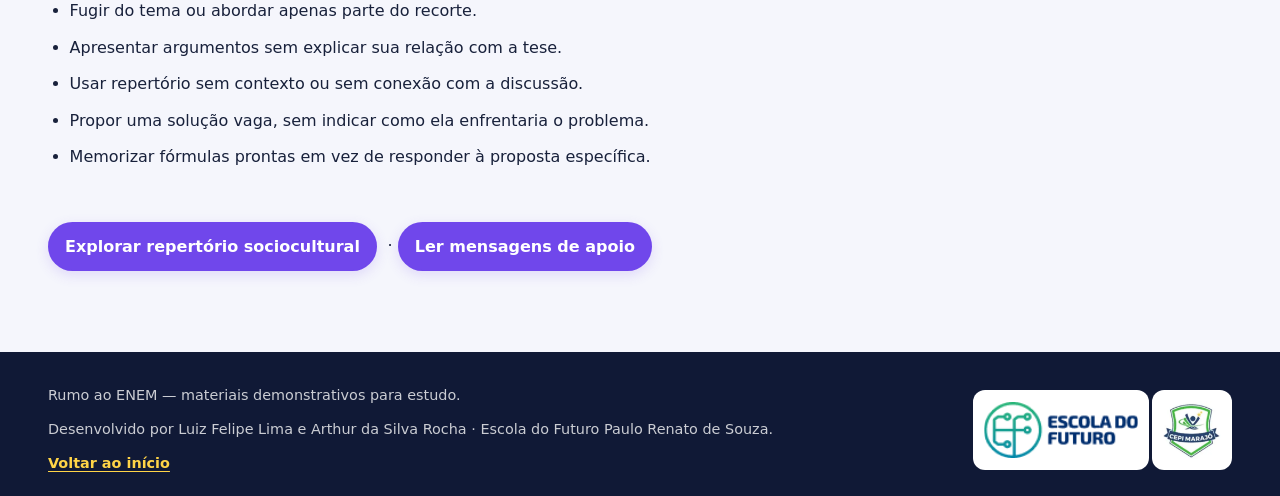
<file: pages/redacao.html>
<!DOCTYPE html>
<html lang="pt-BR">
<head>
  <!-- Metadados, título e arquivos compartilhados do site. -->
  <meta charset="UTF-8">
  <meta name="viewport" content="width=device-width, initial-scale=1.0">
  <meta name="description" content="Aprenda a estrutura da redação do ENEM e pratique seu texto dissertativo-argumentativo.">
  <title>Laboratório de redação | Rumo ao ENEM</title>
  <link rel="icon" type="image/svg+xml" href="../assets/favicon.svg">
  <link rel="stylesheet" href="../css/style.css">
  <script src="../js/script.js" defer></script>
</head>
<body>
  <!-- Atalho de acessibilidade para pular a navegação. -->
  <a href="#conteudo-principal">Pular para o conteúdo principal</a>
  <!-- Cabeçalho global com a navegação entre as páginas. -->
  <header class="site-header"><a class="site-logo" href="../index.html">Rumo ao ENEM</a><nav class="main-navigation" aria-label="Navegação principal"><ul>
    <li><a href="../index.html">Início</a></li><li><a href="dashboard.html">Painel</a></li><li><a href="materias.html">Matérias</a></li><li><a href="conteudos.html">Conteúdos</a></li><li><a href="cronograma.html">Cronograma</a></li><li><a href="revisao.html">Revisão</a></li><li><a href="simulados.html">Simulados</a></li><li><a href="redacao.html" aria-current="page">Redação</a></li><li><a href="repertorio.html">Repertório</a></li><li><a href="motivacao.html">Motivação</a></li><li><a href="perfil.html">Perfil</a></li>
  </ul></nav></header>
  <!-- Orientações e espaço de prática da redação dissertativo-argumentativa. -->
  <main id="conteudo-principal">
    <header class="page-heading"><h1>Laboratório de redação</h1><p>Escrever é um processo: compreender o tema, organizar argumentos, redigir e revisar. Pratique sem exigir perfeição no primeiro rascunho.</p></header>
    <!-- Resumo das cinco competências avaliadas na redação do ENEM. -->
    <section aria-labelledby="competencies-title"><h2 id="competencies-title">As cinco competências avaliadas</h2><ol>
      <li><strong>Competência 1:</strong> demonstrar domínio da modalidade escrita formal da língua portuguesa.</li>
      <li><strong>Competência 2:</strong> compreender a proposta e desenvolver o tema dentro dos limites do texto dissertativo-argumentativo.</li>
      <li><strong>Competência 3:</strong> selecionar, relacionar, organizar e interpretar informações, fatos, opiniões e argumentos.</li>
      <li><strong>Competência 4:</strong> demonstrar conhecimento dos mecanismos linguísticos necessários à argumentação.</li>
      <li><strong>Competência 5:</strong> elaborar proposta de intervenção para o problema abordado, respeitando os direitos humanos.</li>
    </ol><p>Esta é uma descrição resumida para estudo. Consulte materiais oficiais atualizados para conhecer os critérios completos.</p></section>
    <!-- Organização do texto em introdução, desenvolvimento e conclusão. -->
    <section aria-labelledby="structure-title"><h2 id="structure-title">Estrutura do texto</h2><article><h3>Introdução</h3><p>Apresente o tema, delimite o problema e indique uma tese — o ponto de vista que será desenvolvido.</p></article><article><h3>Desenvolvimento</h3><p>Construa parágrafos com tópico frasal, explicação e evidências ou exemplos relacionados à tese. Cada argumento deve contribuir para a discussão.</p></article><article><h3>Conclusão</h3><p>Retome o problema e apresente uma proposta de intervenção relacionada à discussão, com elementos claros e respeito aos direitos humanos.</p></article></section>
    <!-- Estratégias para elaborar uma tese e desenvolver argumentos. -->
    <section aria-labelledby="thesis-title"><h2 id="thesis-title">Como planejar uma tese e argumentos</h2><p>Leia a proposta com atenção, identifique o recorte temático e formule uma posição que possa ser sustentada. Em seguida, selecione argumentos distintos e explique a relação de cada um com o tema.</p><p>Estratégias possíveis: comparação, relação de causa e consequência, contextualização histórica, análise de dados confiáveis ou explicação de conceitos. Evite incluir referências só para citá-las: explique como elas apoiam seu raciocínio.</p></section>
    <!-- Elementos para construir uma proposta de intervenção. -->
    <section aria-labelledby="intervention-title"><h2 id="intervention-title">Proposta de intervenção</h2><p>Uma proposta bem desenvolvida pode especificar:</p><ul><li><strong>Agente:</strong> quem pode agir.</li><li><strong>Ação:</strong> o que será feito.</li><li><strong>Meio ou modo:</strong> como a ação será realizada.</li><li><strong>Finalidade:</strong> qual resultado se busca.</li><li><strong>Detalhamento:</strong> uma informação que esclareça um dos elementos.</li></ul><p>A proposta deve dialogar com o problema discutido e respeitar os direitos humanos.</p></section>
    <!-- Conectivos separados por função textual. -->
    <section aria-labelledby="connectors-title"><h2 id="connectors-title">Conectivos por função</h2><dl><dt>Adição</dt><dd>Além disso; também; ainda.</dd><dt>Contraste</dt><dd>Porém; entretanto; por outro lado.</dd><dt>Causa e consequência</dt><dd>Visto que; portanto; consequentemente.</dd><dt>Exemplificação</dt><dd>Por exemplo; como ilustração.</dd><dt>Conclusão</dt><dd>Assim; desse modo; em síntese.</dd></dl><p>Escolha conectivos que expressem a relação real entre as ideias; evite repetições mecânicas.</p></section>
    <!-- Temas e textos motivadores criados para treino. -->
    <section aria-labelledby="practice-topics"><h2 id="practice-topics">Temas para treino</h2><ul><li>Desafios para ampliar o acesso à leitura entre jovens.</li><li>Impactos do descarte inadequado de resíduos nas cidades.</li><li>Desafios para promover o uso responsável de tecnologias digitais.</li></ul><p>Temas criados para exercício; não são propostas oficiais do ENEM.</p></section>
    <section aria-labelledby="activity-title"><h2 id="activity-title">Atividade demonstrativa</h2><h3>Tema: desafios para ampliar o acesso à leitura entre jovens</h3><p><strong>Texto motivador 1 — demonstrativo:</strong> Bibliotecas, escolas, espaços comunitários e iniciativas digitais podem aproximar leitores de diferentes gêneros e formatos.</p><p><strong>Texto motivador 2 — demonstrativo:</strong> A disponibilidade de livros, o tempo, o acesso à internet e a mediação de leitura são alguns fatores que podem influenciar hábitos leitores.</p><p>Com base no tema e nos textos motivadores demonstrativos, escreva um texto dissertativo-argumentativo em modalidade formal. Apresente uma tese, desenvolva argumentos e elabore uma proposta de intervenção que respeite os direitos humanos.</p></section>
    <!-- Área para redigir texto, consultar contadores e salvar rascunho local. -->
    <section aria-labelledby="writing-title"><h2 id="writing-title">Escreva seu rascunho</h2><figure class="editorial-image"><img src="../assets/estudo-anotacoes.jpg" alt="Caderno com anotações ao lado de uma caneta durante a preparação para escrever" loading="lazy"></figure><div class="form-group"><label for="essay-draft">Redação de treino</label><textarea id="essay-draft" name="essay-draft" rows="18" placeholder="Seu rascunho é salvo localmente neste navegador."></textarea></div><p>O rascunho fica somente neste navegador; não é enviado a servidores. Não há correção automática nem atribuição de nota oficial nesta página. A avaliação oficial segue critérios próprios definidos para o ENEM.</p></section>
    <!-- Checklist pessoal para revisar o texto escrito. -->
    <section aria-labelledby="checklist-title"><h2 id="checklist-title">Checklist de revisão</h2><ul>
      <li><input type="checkbox" id="check-theme"><label for="check-theme">Respondi ao tema e mantive o foco?</label></li>
      <li><input type="checkbox" id="check-thesis"><label for="check-thesis">Minha tese está clara?</label></li>
      <li><input type="checkbox" id="check-arguments"><label for="check-arguments">Expliquei como os argumentos sustentam a tese?</label></li>
      <li><input type="checkbox" id="check-cohesion"><label for="check-cohesion">Usei recursos de coesão de forma adequada?</label></li>
      <li><input type="checkbox" id="check-intervention"><label for="check-intervention">Minha intervenção apresenta elementos e respeita os direitos humanos?</label></li>
      <li><input type="checkbox" id="check-language"><label for="check-language">Revisei ortografia, pontuação e concordância?</label></li>
    </ul></section>
    <!-- Alertas sobre problemas comuns na elaboração do texto. -->
    <section aria-labelledby="common-errors"><h2 id="common-errors">Pontos de atenção</h2><ul><li>Fugir do tema ou abordar apenas parte do recorte.</li><li>Apresentar argumentos sem explicar sua relação com a tese.</li><li>Usar repertório sem contexto ou sem conexão com a discussão.</li><li>Propor uma solução vaga, sem indicar como ela enfrentaria o problema.</li><li>Memorizar fórmulas prontas em vez de responder à proposta específica.</li></ul></section>
    <p><a href="repertorio.html">Explorar repertório sociocultural</a> · <a href="motivacao.html">Ler mensagens de apoio</a></p>
  </main>
  <!-- Rodapé da página. -->
  <footer class="site-footer"><div class="footer-content"><div class="footer-details"><p>Rumo ao ENEM — materiais demonstrativos para estudo.</p><p>Desenvolvido por Luiz Felipe Lima e Arthur da Silva Rocha · Escola do Futuro Paulo Renato de Souza.</p><a href="../index.html">Voltar ao início</a></div><div class="footer-brands" aria-label="Logotipos das instituições"><img class="footer-brand-school" src="../img/logo-escola-do-futuro.png" alt="Logo oficial da Escola do Futuro de Goiás"><img class="footer-brand-cepi" src="../img/logo-cepi-marajo.png" alt="Logo do CEPI Marajó"></div></div></footer>
</body>
</html>
</file>
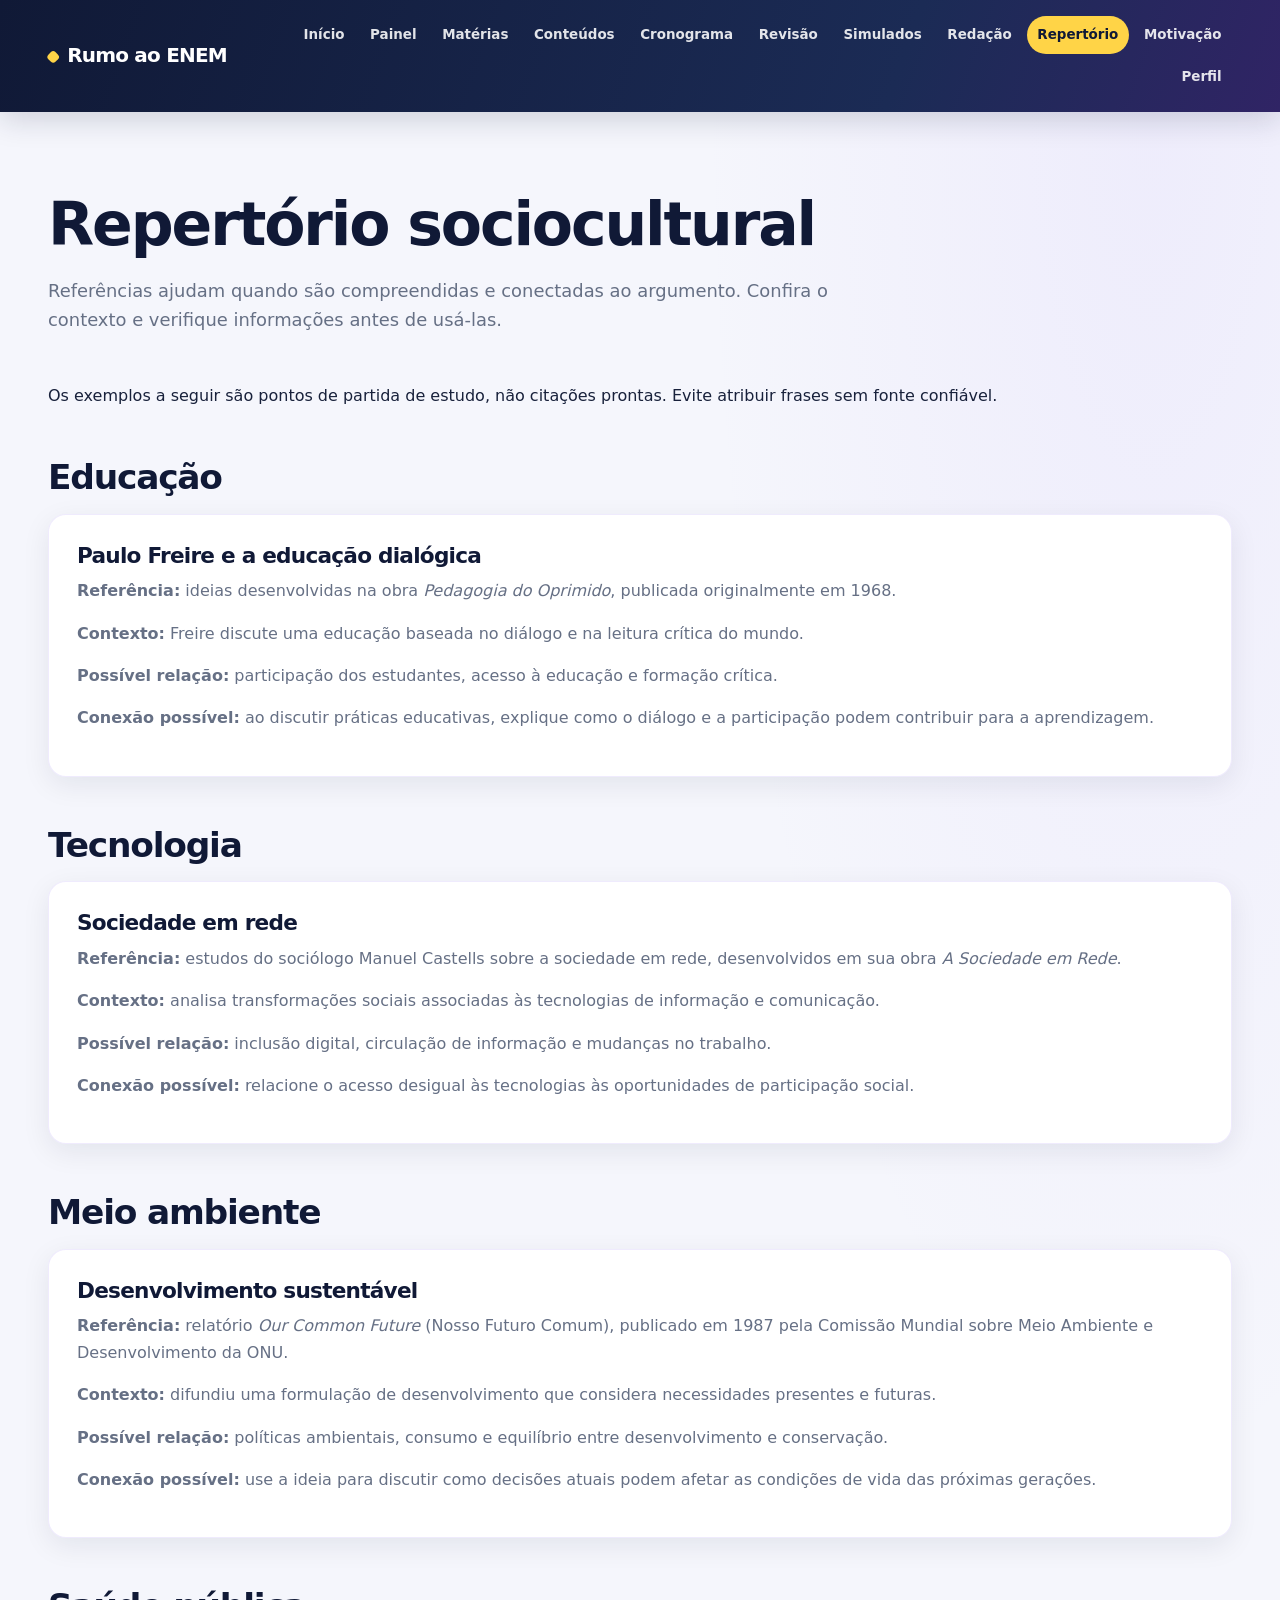
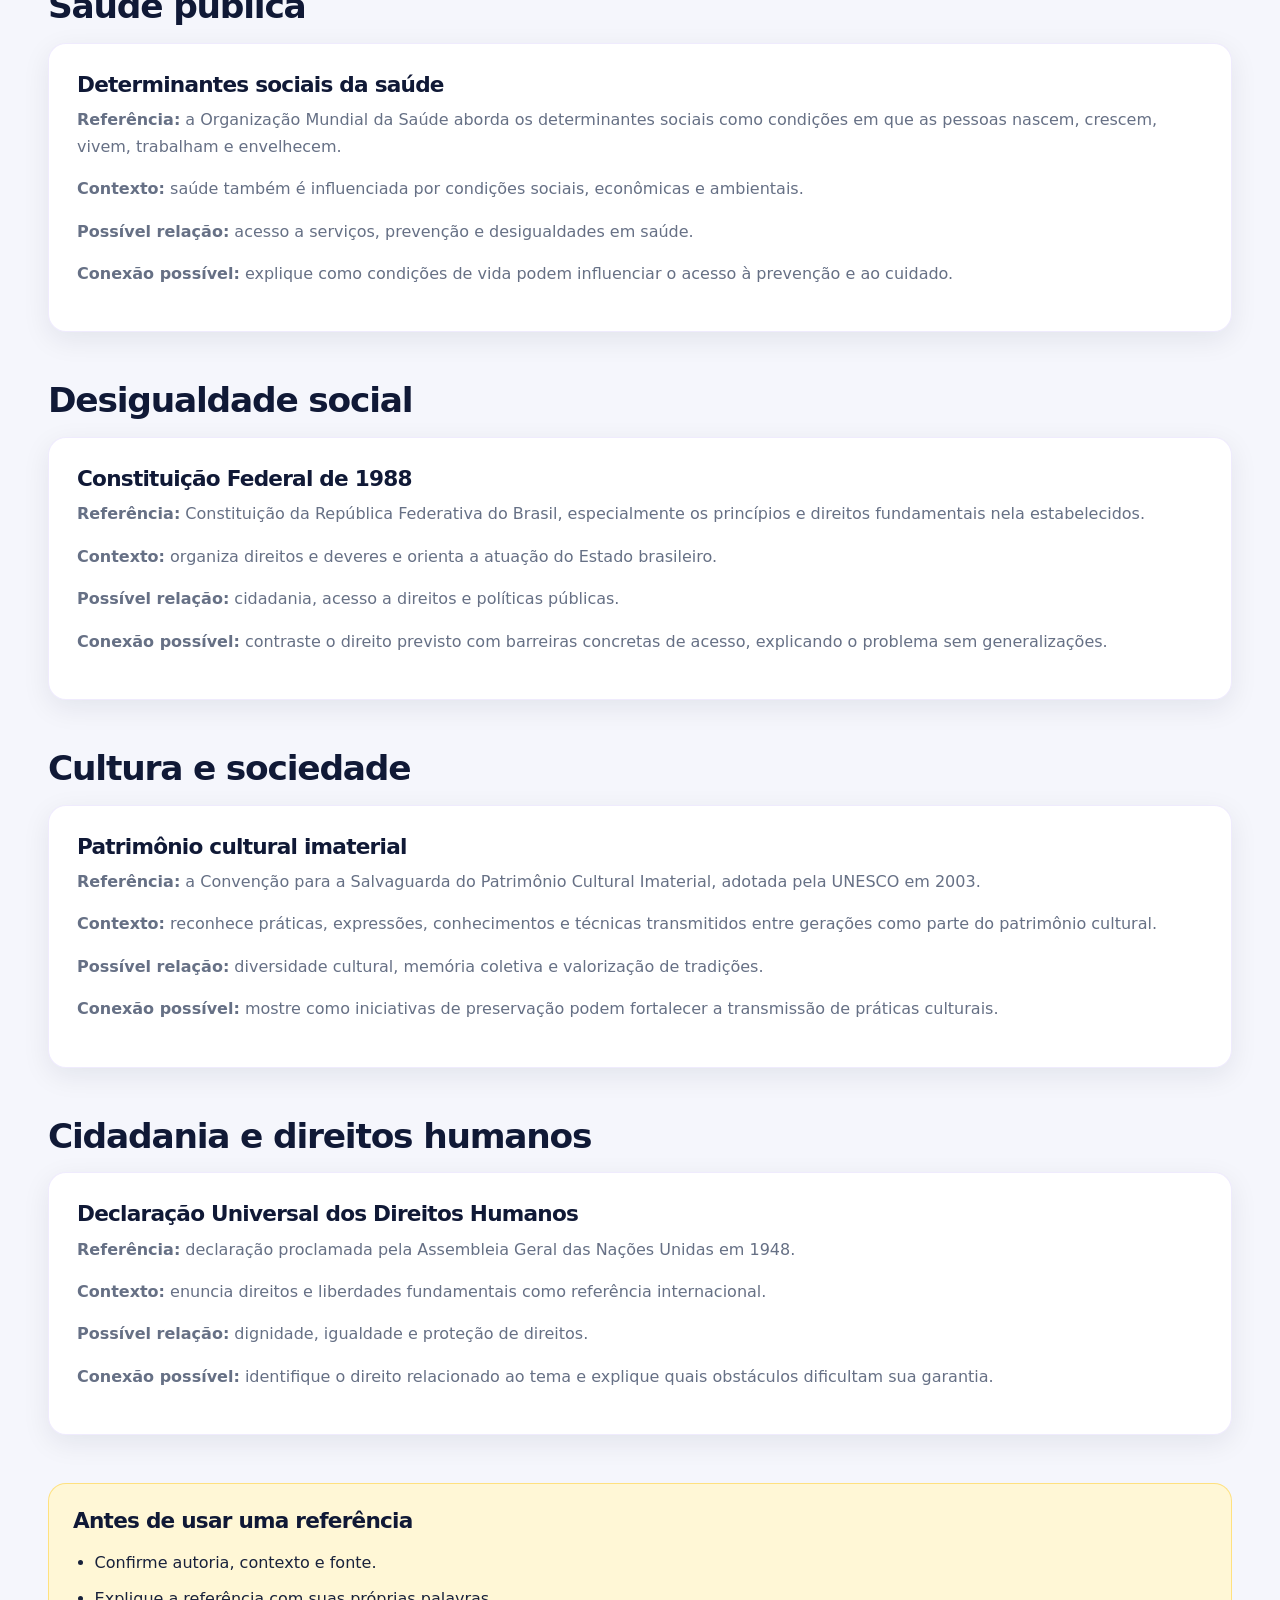
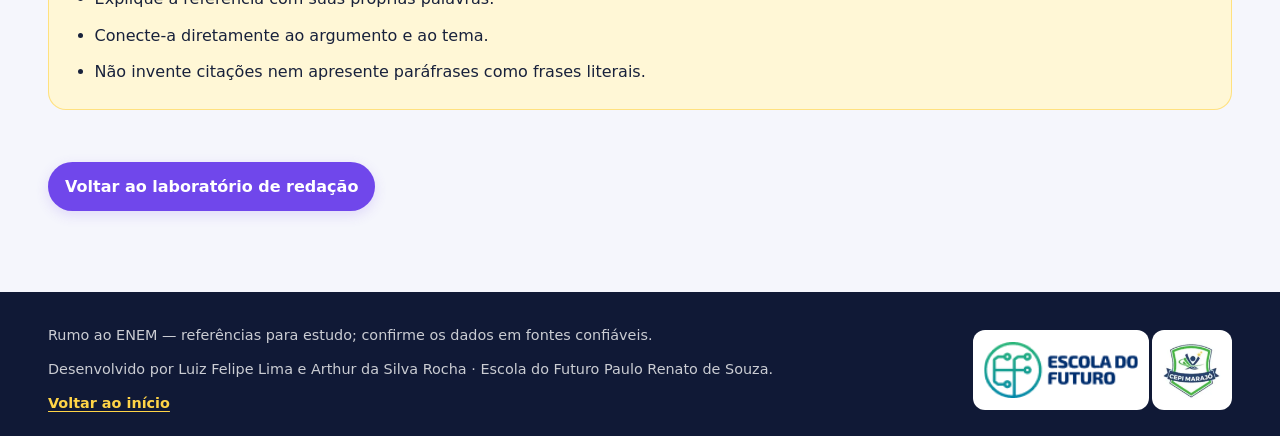
<file: pages/repertorio.html>
<!DOCTYPE html>
<html lang="pt-BR">
<head>
  <!-- Metadados, título e arquivos compartilhados do site. -->
  <meta charset="UTF-8">
  <meta name="viewport" content="width=device-width, initial-scale=1.0">
  <meta name="description" content="Explore referências verificáveis como ponto de partida para argumentos de redação.">
  <title>Repertório sociocultural | Rumo ao ENEM</title>
  <link rel="icon" type="image/svg+xml" href="../assets/favicon.svg">
  <link rel="stylesheet" href="../css/style.css">
  <script src="../js/script.js" defer></script>
</head>
<body>
  <!-- Atalho de acessibilidade para pular a navegação. -->
  <a href="#conteudo-principal">Pular para o conteúdo principal</a>
  <!-- Cabeçalho global com a navegação entre as páginas. -->
  <header class="site-header"><a class="site-logo" href="../index.html">Rumo ao ENEM</a><nav class="main-navigation" aria-label="Navegação principal"><ul>
    <li><a href="../index.html">Início</a></li><li><a href="dashboard.html">Painel</a></li><li><a href="materias.html">Matérias</a></li><li><a href="conteudos.html">Conteúdos</a></li><li><a href="cronograma.html">Cronograma</a></li><li><a href="revisao.html">Revisão</a></li><li><a href="simulados.html">Simulados</a></li><li><a href="redacao.html">Redação</a></li><li><a href="repertorio.html" aria-current="page">Repertório</a></li><li><a href="motivacao.html">Motivação</a></li><li><a href="perfil.html">Perfil</a></li>
  </ul></nav></header>
  <!-- Referências organizadas por tema para apoiar a argumentação. -->
  <main id="conteudo-principal">
    <header class="page-heading"><h1>Repertório sociocultural</h1><p>Referências ajudam quando são compreendidas e conectadas ao argumento. Confira o contexto e verifique informações antes de usá-las.</p></header>
    <p>Os exemplos a seguir são pontos de partida de estudo, não citações prontas. Evite atribuir frases sem fonte confiável.</p>
    <!-- Exemplos de repertório sobre educação. -->
    <section aria-labelledby="education"><h2 id="education">Educação</h2><article class="study-card"><h3>Paulo Freire e a educação dialógica</h3><p><strong>Referência:</strong> ideias desenvolvidas na obra <cite>Pedagogia do Oprimido</cite>, publicada originalmente em 1968.</p><p><strong>Contexto:</strong> Freire discute uma educação baseada no diálogo e na leitura crítica do mundo.</p><p><strong>Possível relação:</strong> participação dos estudantes, acesso à educação e formação crítica.</p><p><strong>Conexão possível:</strong> ao discutir práticas educativas, explique como o diálogo e a participação podem contribuir para a aprendizagem.</p></article></section>
    <!-- Exemplos sobre tecnologia, ambiente e saúde pública. -->
    <section aria-labelledby="technology"><h2 id="technology">Tecnologia</h2><article class="study-card"><h3>Sociedade em rede</h3><p><strong>Referência:</strong> estudos do sociólogo Manuel Castells sobre a sociedade em rede, desenvolvidos em sua obra <cite>A Sociedade em Rede</cite>.</p><p><strong>Contexto:</strong> analisa transformações sociais associadas às tecnologias de informação e comunicação.</p><p><strong>Possível relação:</strong> inclusão digital, circulação de informação e mudanças no trabalho.</p><p><strong>Conexão possível:</strong> relacione o acesso desigual às tecnologias às oportunidades de participação social.</p></article></section>
    <section aria-labelledby="environment"><h2 id="environment">Meio ambiente</h2><article class="study-card"><h3>Desenvolvimento sustentável</h3><p><strong>Referência:</strong> relatório <cite>Our Common Future</cite> (Nosso Futuro Comum), publicado em 1987 pela Comissão Mundial sobre Meio Ambiente e Desenvolvimento da ONU.</p><p><strong>Contexto:</strong> difundiu uma formulação de desenvolvimento que considera necessidades presentes e futuras.</p><p><strong>Possível relação:</strong> políticas ambientais, consumo e equilíbrio entre desenvolvimento e conservação.</p><p><strong>Conexão possível:</strong> use a ideia para discutir como decisões atuais podem afetar as condições de vida das próximas gerações.</p></article></section>
    <section aria-labelledby="health"><h2 id="health">Saúde pública</h2><article class="study-card"><h3>Determinantes sociais da saúde</h3><p><strong>Referência:</strong> a Organização Mundial da Saúde aborda os determinantes sociais como condições em que as pessoas nascem, crescem, vivem, trabalham e envelhecem.</p><p><strong>Contexto:</strong> saúde também é influenciada por condições sociais, econômicas e ambientais.</p><p><strong>Possível relação:</strong> acesso a serviços, prevenção e desigualdades em saúde.</p><p><strong>Conexão possível:</strong> explique como condições de vida podem influenciar o acesso à prevenção e ao cuidado.</p></article></section>
    <!-- Referências de desigualdade, cultura e direitos humanos. -->
    <section aria-labelledby="inequality"><h2 id="inequality">Desigualdade social</h2><article class="study-card"><h3>Constituição Federal de 1988</h3><p><strong>Referência:</strong> Constituição da República Federativa do Brasil, especialmente os princípios e direitos fundamentais nela estabelecidos.</p><p><strong>Contexto:</strong> organiza direitos e deveres e orienta a atuação do Estado brasileiro.</p><p><strong>Possível relação:</strong> cidadania, acesso a direitos e políticas públicas.</p><p><strong>Conexão possível:</strong> contraste o direito previsto com barreiras concretas de acesso, explicando o problema sem generalizações.</p></article></section>
    <section aria-labelledby="culture"><h2 id="culture">Cultura e sociedade</h2><article class="study-card"><h3>Patrimônio cultural imaterial</h3><p><strong>Referência:</strong> a Convenção para a Salvaguarda do Patrimônio Cultural Imaterial, adotada pela UNESCO em 2003.</p><p><strong>Contexto:</strong> reconhece práticas, expressões, conhecimentos e técnicas transmitidos entre gerações como parte do patrimônio cultural.</p><p><strong>Possível relação:</strong> diversidade cultural, memória coletiva e valorização de tradições.</p><p><strong>Conexão possível:</strong> mostre como iniciativas de preservação podem fortalecer a transmissão de práticas culturais.</p></article></section>
    <section aria-labelledby="rights"><h2 id="rights">Cidadania e direitos humanos</h2><article class="study-card"><h3>Declaração Universal dos Direitos Humanos</h3><p><strong>Referência:</strong> declaração proclamada pela Assembleia Geral das Nações Unidas em 1948.</p><p><strong>Contexto:</strong> enuncia direitos e liberdades fundamentais como referência internacional.</p><p><strong>Possível relação:</strong> dignidade, igualdade e proteção de direitos.</p><p><strong>Conexão possível:</strong> identifique o direito relacionado ao tema e explique quais obstáculos dificultam sua garantia.</p></article></section>
    <!-- Recomendações para verificar e contextualizar as referências. -->
    <aside><h2>Antes de usar uma referência</h2><ul><li>Confirme autoria, contexto e fonte.</li><li>Explique a referência com suas próprias palavras.</li><li>Conecte-a diretamente ao argumento e ao tema.</li><li>Não invente citações nem apresente paráfrases como frases literais.</li></ul></aside>
    <p><a href="redacao.html">Voltar ao laboratório de redação</a></p>
  </main>
  <!-- Rodapé da página. -->
  <footer class="site-footer"><div class="footer-content"><div class="footer-details"><p>Rumo ao ENEM — referências para estudo; confirme os dados em fontes confiáveis.</p><p>Desenvolvido por Luiz Felipe Lima e Arthur da Silva Rocha · Escola do Futuro Paulo Renato de Souza.</p><a href="../index.html">Voltar ao início</a></div><div class="footer-brands" aria-label="Logotipos das instituições"><img class="footer-brand-school" src="../img/logo-escola-do-futuro.png" alt="Logo oficial da Escola do Futuro de Goiás"><img class="footer-brand-cepi" src="../img/logo-cepi-marajo.png" alt="Logo do CEPI Marajó"></div></div></footer>
</body>
</html>
</file>
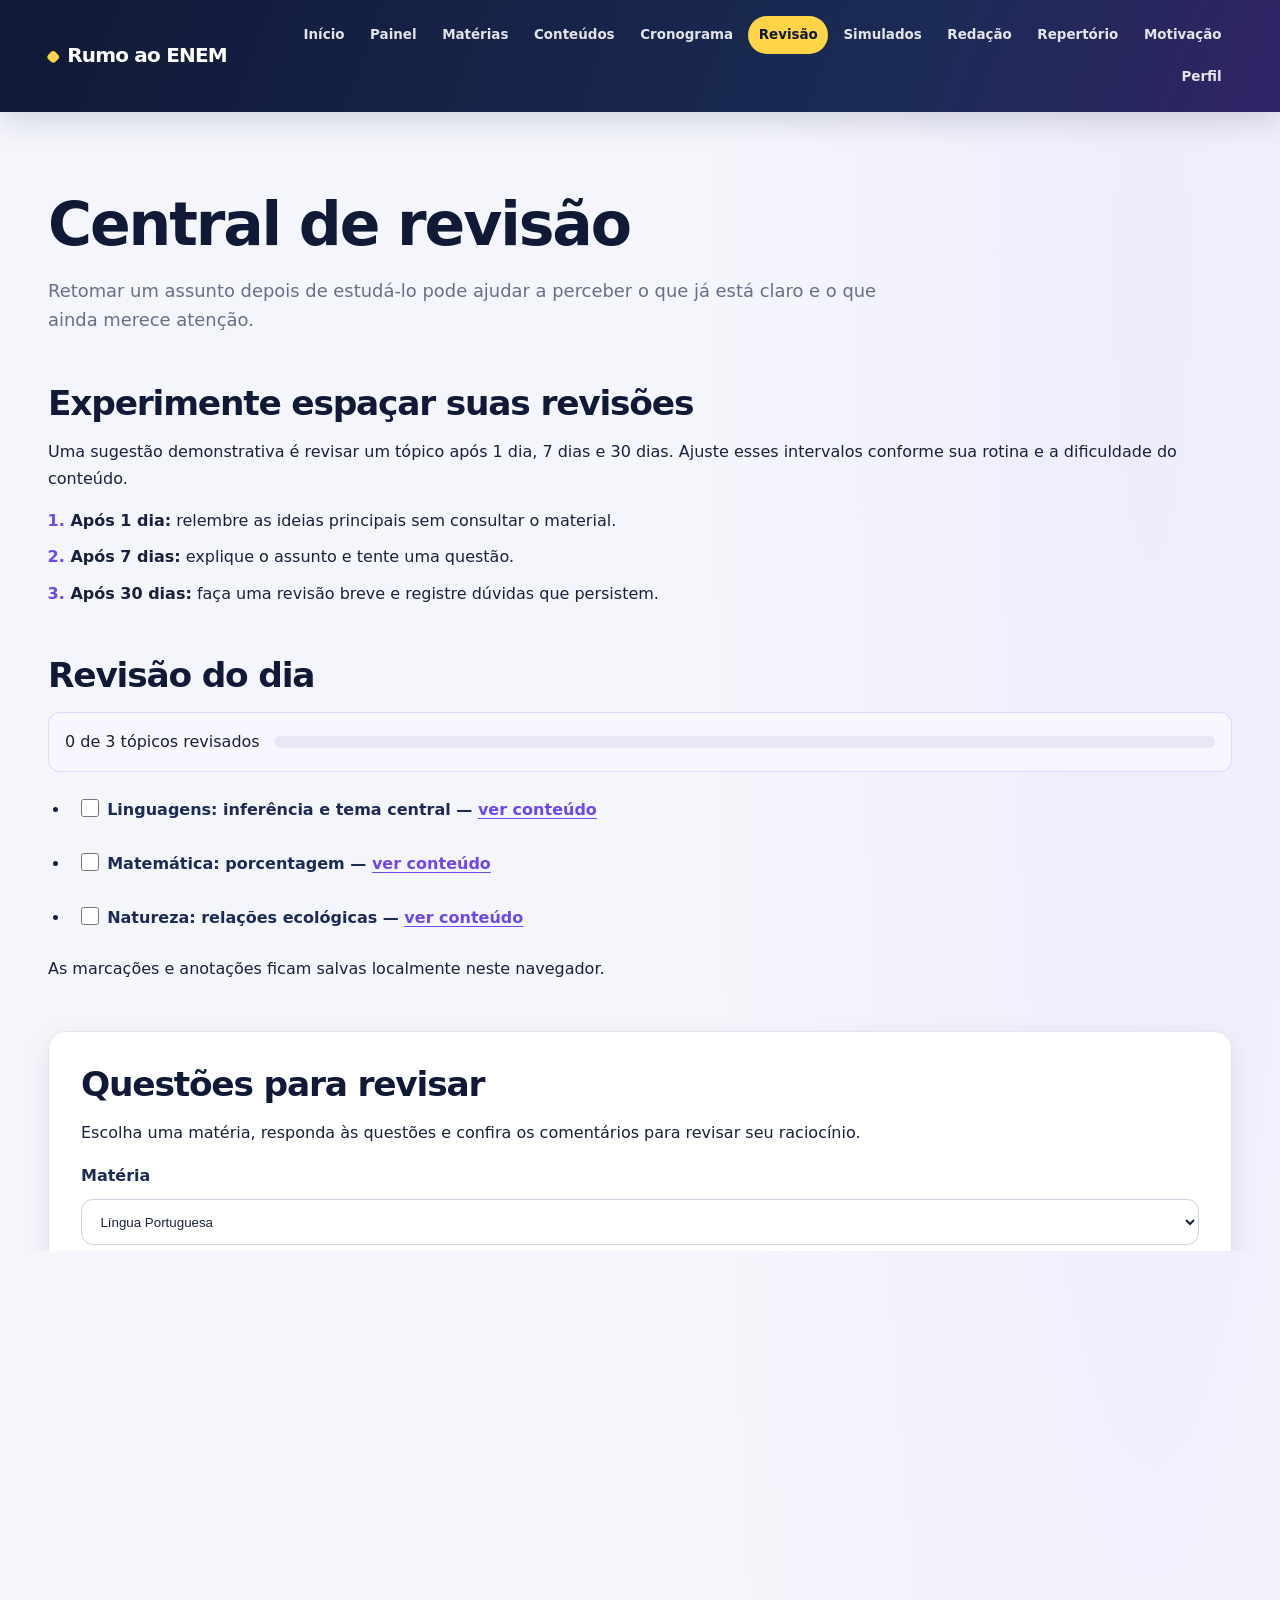
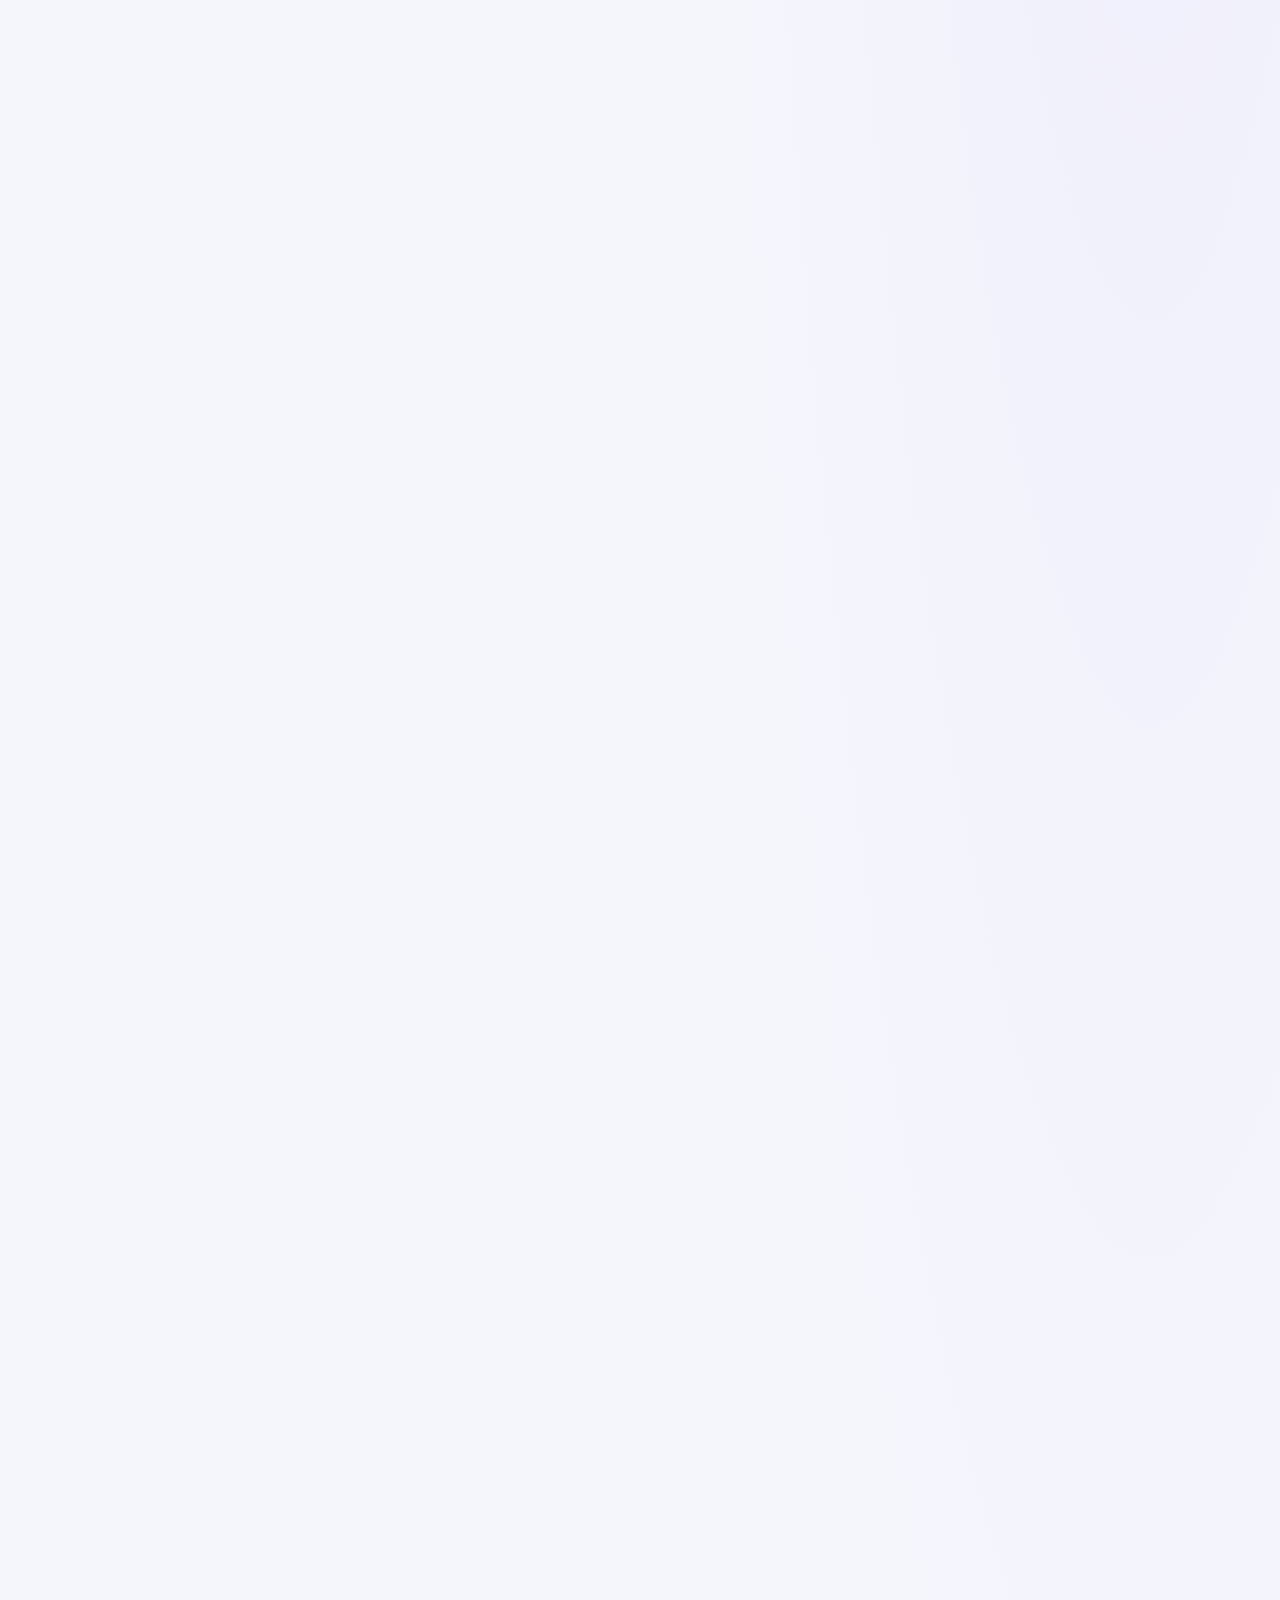
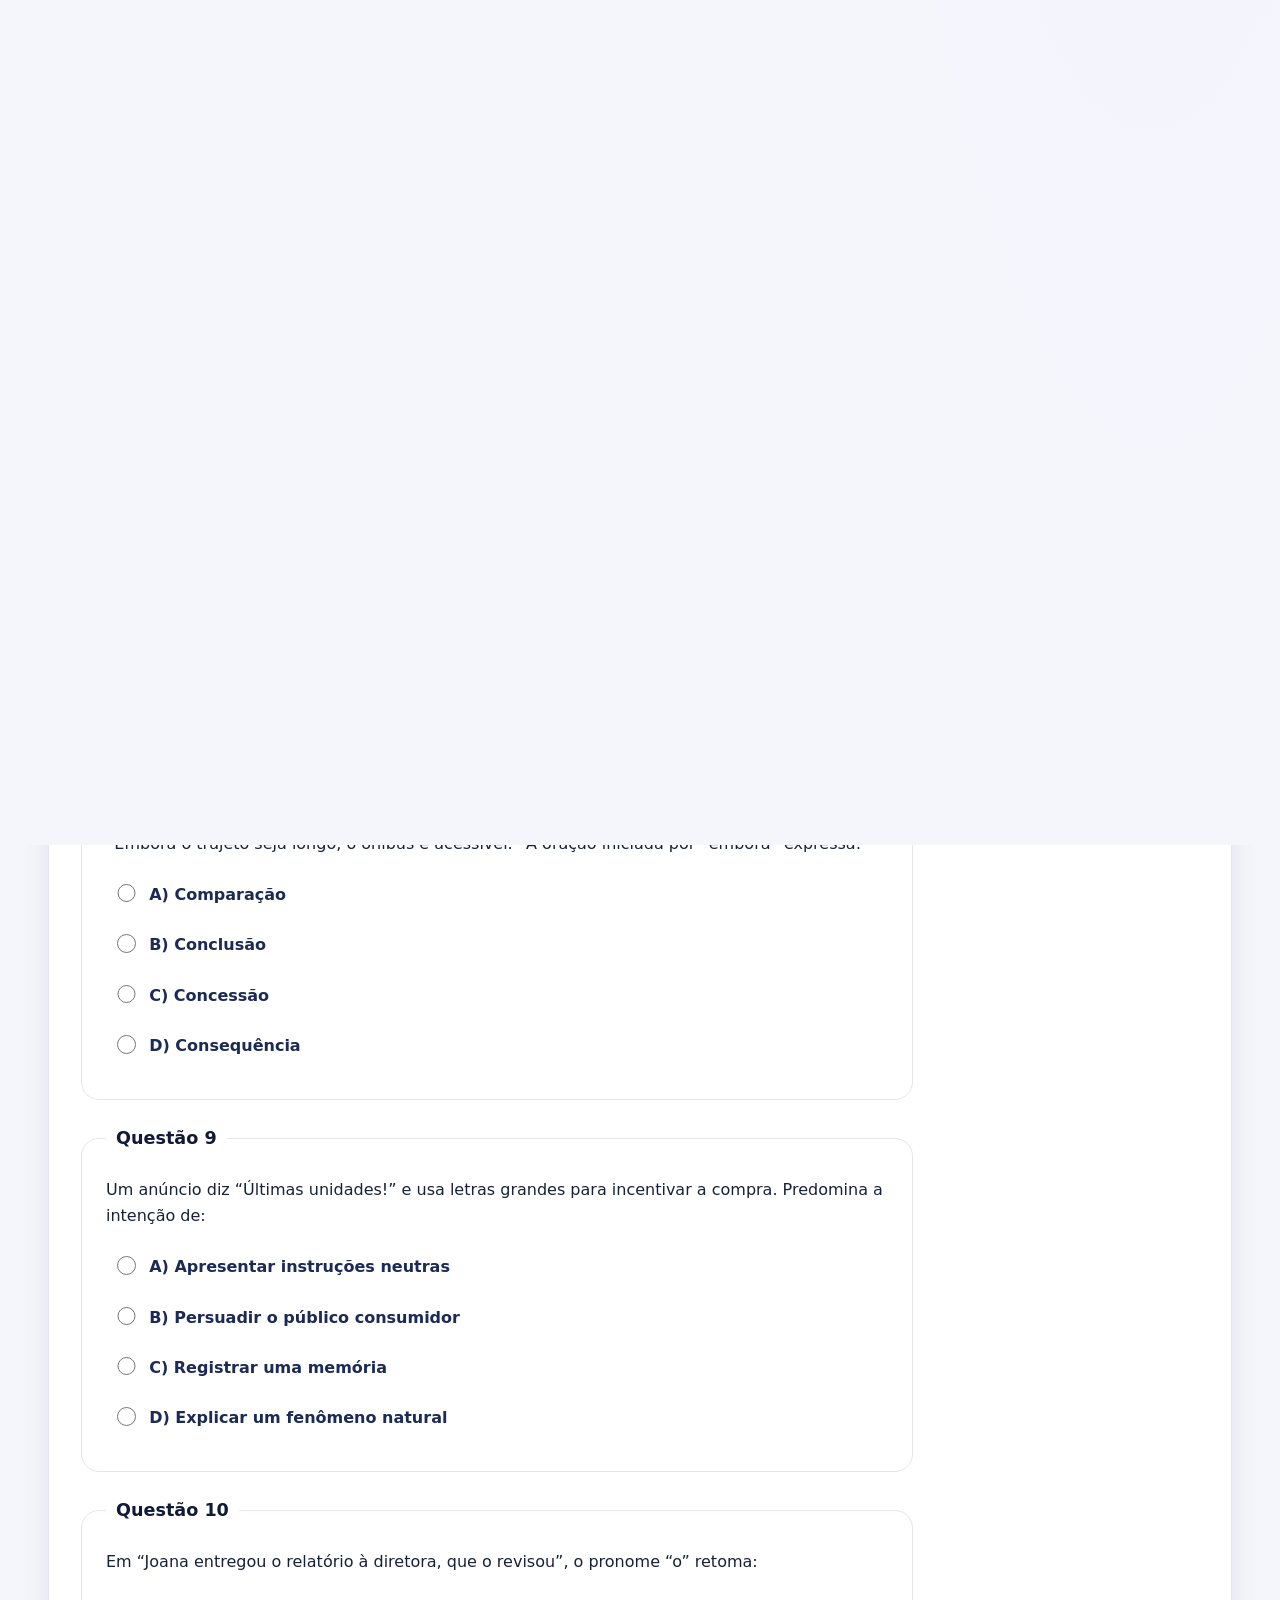
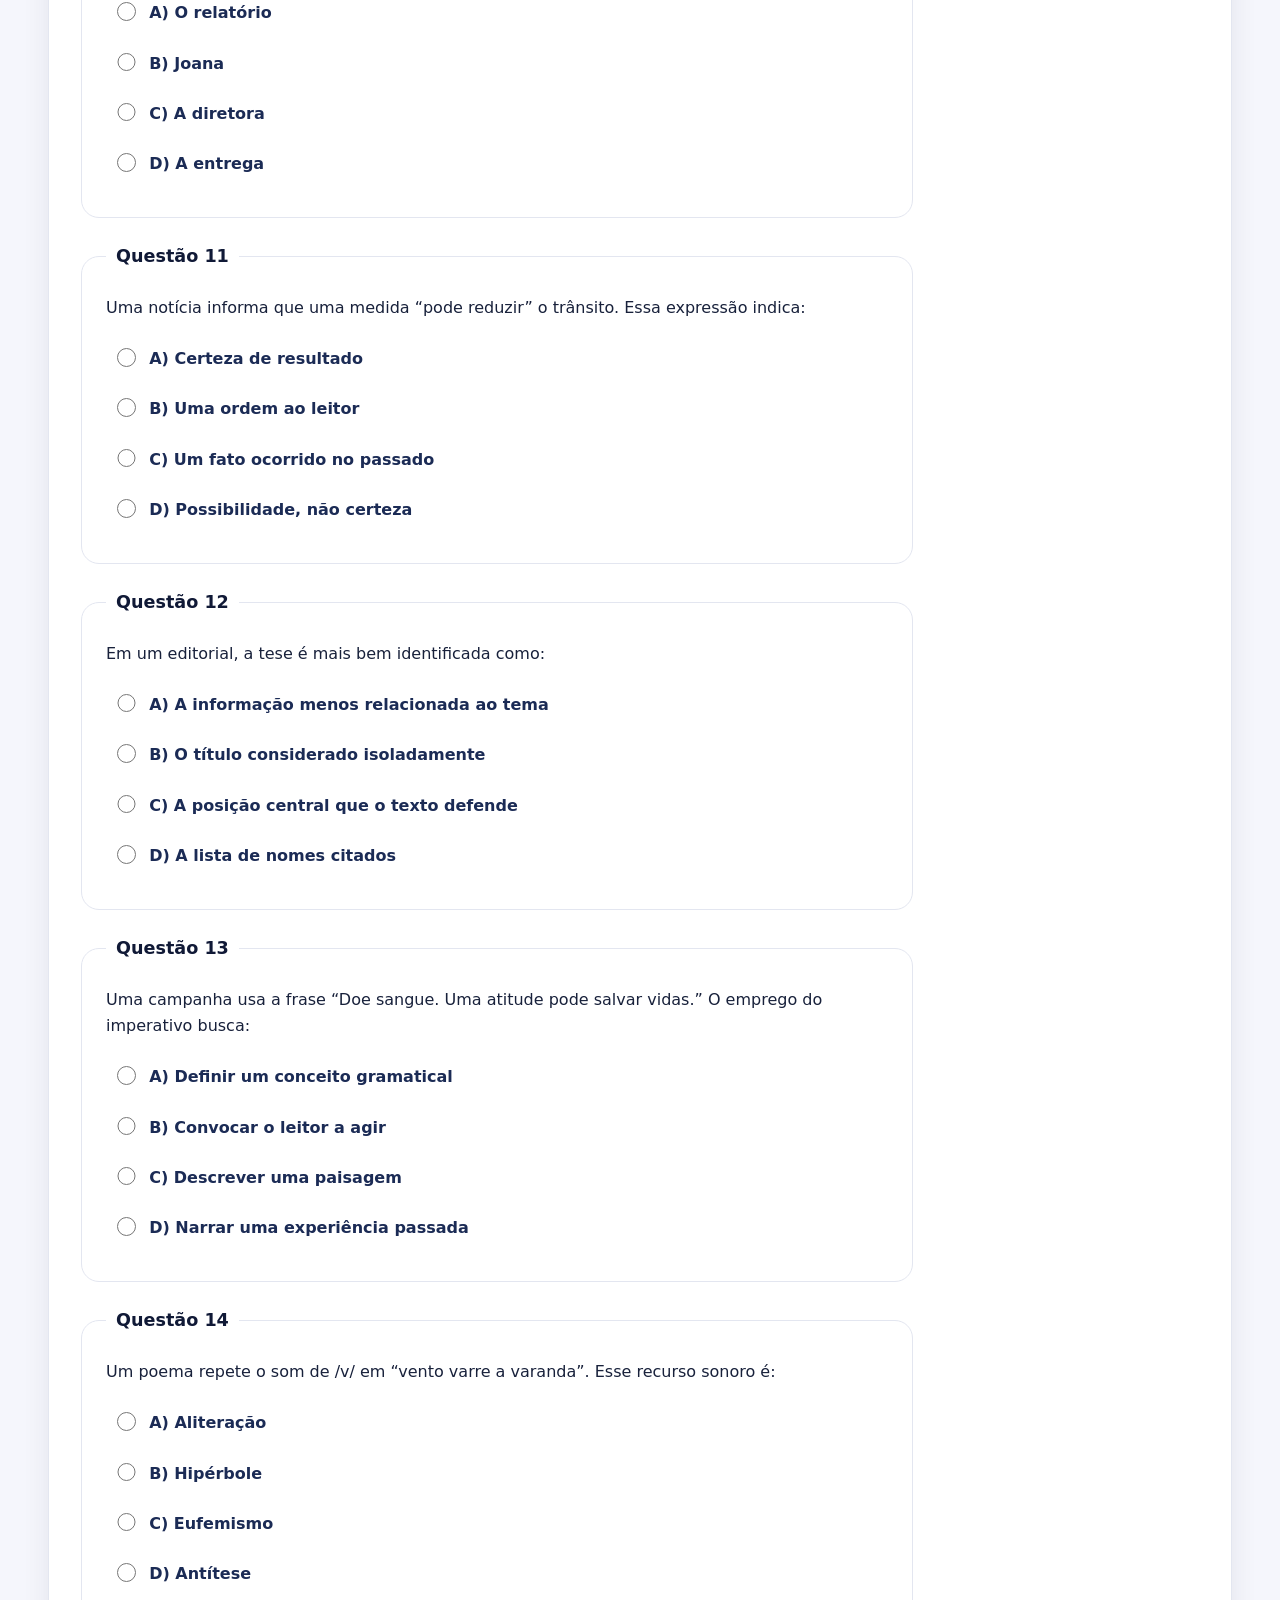
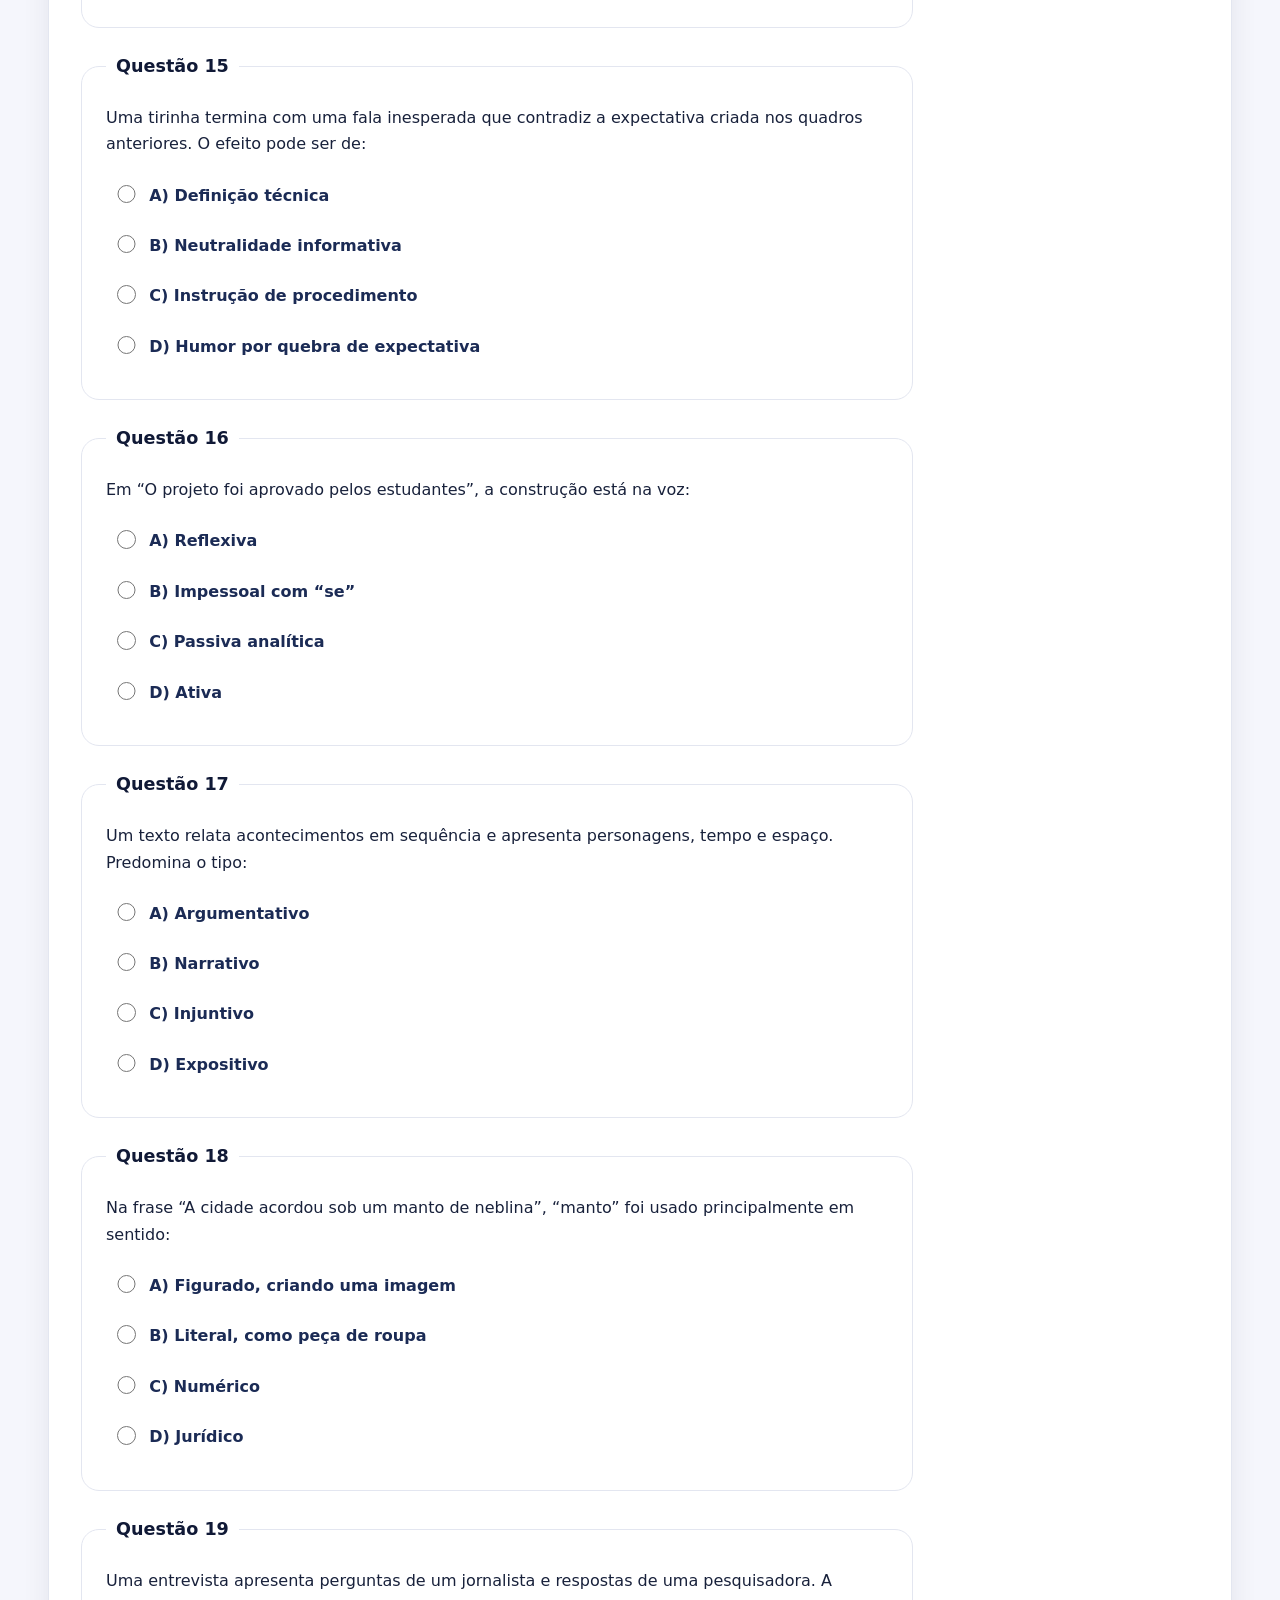
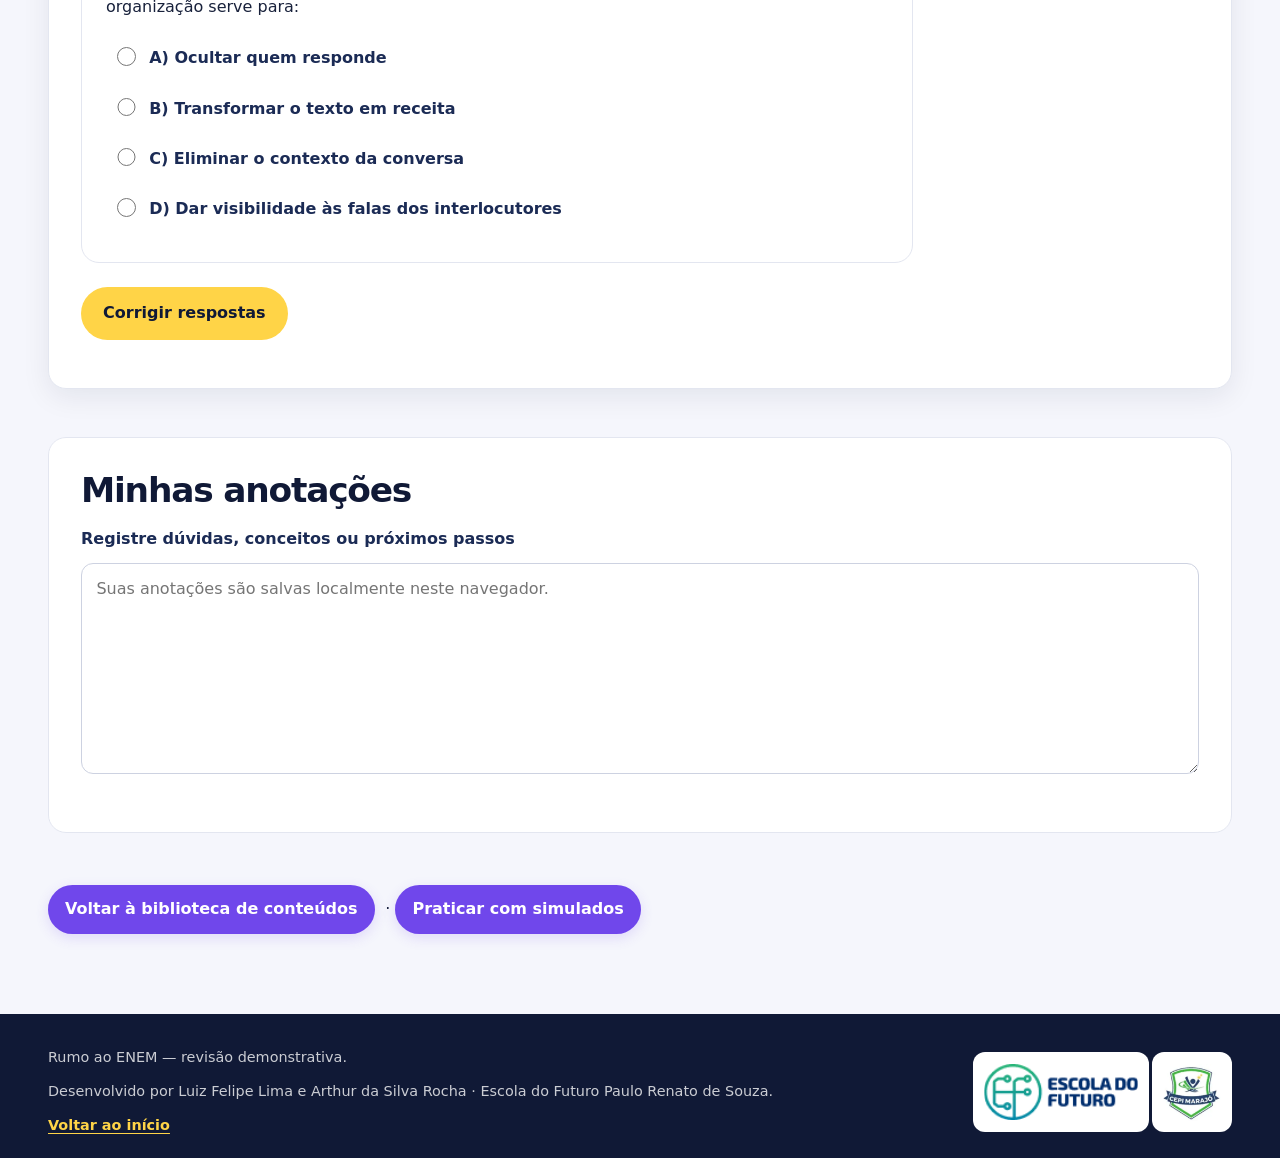
<file: pages/revisao.html>
<!DOCTYPE html>
<html lang="pt-BR">
<head>
  <!-- Metadados, título e arquivos compartilhados do site. -->
  <meta charset="UTF-8">
  <meta name="viewport" content="width=device-width, initial-scale=1.0">
  <meta name="description" content="Organize revisões espaçadas e registre dúvidas sobre seus estudos.">
  <title>Central de revisão | Rumo ao ENEM</title>
  <link rel="icon" type="image/svg+xml" href="../assets/favicon.svg">
  <link rel="stylesheet" href="../css/style.css">
  <script src="../js/simulados.js" defer></script>
  <script src="../js/revisao-questoes.js" defer></script>
  <script src="../js/script.js" defer></script>
</head>
<body>
  <!-- Atalho de acessibilidade para pular a navegação. -->
  <a href="#conteudo-principal">Pular para o conteúdo principal</a>
  <!-- Cabeçalho global com a navegação entre as páginas. -->
  <header class="site-header"><a class="site-logo" href="../index.html">Rumo ao ENEM</a><nav class="main-navigation" aria-label="Navegação principal"><ul>
    <li><a href="../index.html">Início</a></li><li><a href="dashboard.html">Painel</a></li><li><a href="materias.html">Matérias</a></li><li><a href="conteudos.html">Conteúdos</a></li><li><a href="cronograma.html">Cronograma</a></li><li><a href="revisao.html" aria-current="page">Revisão</a></li><li><a href="simulados.html">Simulados</a></li><li><a href="redacao.html">Redação</a></li><li><a href="repertorio.html">Repertório</a></li><li><a href="motivacao.html">Motivação</a></li><li><a href="perfil.html">Perfil</a></li>
  </ul></nav></header>
  <!-- Materiais para revisão espaçada, questões rápidas e anotações locais. -->
  <main id="conteudo-principal">
    <header class="page-heading"><h1>Central de revisão</h1><p>Retomar um assunto depois de estudá-lo pode ajudar a perceber o que já está claro e o que ainda merece atenção.</p></header>
    <!-- Sugestão de intervalos para retomar os assuntos estudados. -->
    <section aria-labelledby="spacing-title"><h2 id="spacing-title">Experimente espaçar suas revisões</h2><p>Uma sugestão demonstrativa é revisar um tópico após 1 dia, 7 dias e 30 dias. Ajuste esses intervalos conforme sua rotina e a dificuldade do conteúdo.</p><ol><li><strong>Após 1 dia:</strong> relembre as ideias principais sem consultar o material.</li><li><strong>Após 7 dias:</strong> explique o assunto e tente uma questão.</li><li><strong>Após 30 dias:</strong> faça uma revisão breve e registre dúvidas que persistem.</li></ol></section>
    <!-- Tópicos marcáveis, com estado salvo localmente. -->
    <section aria-labelledby="today-title"><h2 id="today-title">Revisão do dia</h2><ul>
      <li><input type="checkbox" id="review-language"><label for="review-language">Linguagens: inferência e tema central — <a href="conteudos.html#linguagens">ver conteúdo</a></label></li>
      <li><input type="checkbox" id="review-math"><label for="review-math">Matemática: porcentagem — <a href="conteudos.html#matematica">ver conteúdo</a></label></li>
      <li><input type="checkbox" id="review-bio"><label for="review-bio">Natureza: relações ecológicas — <a href="conteudos.html#natureza">ver conteúdo</a></label></li>
    </ul><p>As marcações e anotações ficam salvas localmente neste navegador.</p></section>
    <section aria-labelledby="quick-questions">
      <h2 id="quick-questions">Questões para revisar</h2>
      <p>Escolha uma matéria, responda às questões e confira os comentários para revisar seu raciocínio.</p>
      <div class="form-group">
        <label for="review-question-subject">Matéria</label>
        <select id="review-question-subject"></select>
      </div>
      <p id="review-question-status" role="status" aria-live="polite"></p>
      <form id="review-question-form"></form>
      <button class="button button-primary" id="grade-review-questions" type="button">Corrigir respostas</button>
      <button class="clear-data-button" id="retry-review-questions" type="button" hidden>Tentar novamente</button>
      <p id="review-question-result" role="status" aria-live="polite"></p>
    </section>
    <!-- Anotações guardadas localmente no navegador. -->
    <section aria-labelledby="notes-title"><h2 id="notes-title">Minhas anotações</h2><div class="form-group"><label for="review-notes">Registre dúvidas, conceitos ou próximos passos</label><textarea id="review-notes" name="review-notes" rows="7" placeholder="Suas anotações são salvas localmente neste navegador."></textarea></div></section>
    <p><a href="conteudos.html">Voltar à biblioteca de conteúdos</a> · <a href="simulados.html">Praticar com simulados</a></p>
  </main>
  <!-- Rodapé da página. -->
  <footer class="site-footer"><div class="footer-content"><div class="footer-details"><p>Rumo ao ENEM — revisão demonstrativa.</p><p>Desenvolvido por Luiz Felipe Lima e Arthur da Silva Rocha · Escola do Futuro Paulo Renato de Souza.</p><a href="../index.html">Voltar ao início</a></div><div class="footer-brands" aria-label="Logotipos das instituições"><img class="footer-brand-school" src="../img/logo-escola-do-futuro.png" alt="Logo oficial da Escola do Futuro de Goiás"><img class="footer-brand-cepi" src="../img/logo-cepi-marajo.png" alt="Logo do CEPI Marajó"></div></div></footer>
</body>
</html>
</file>
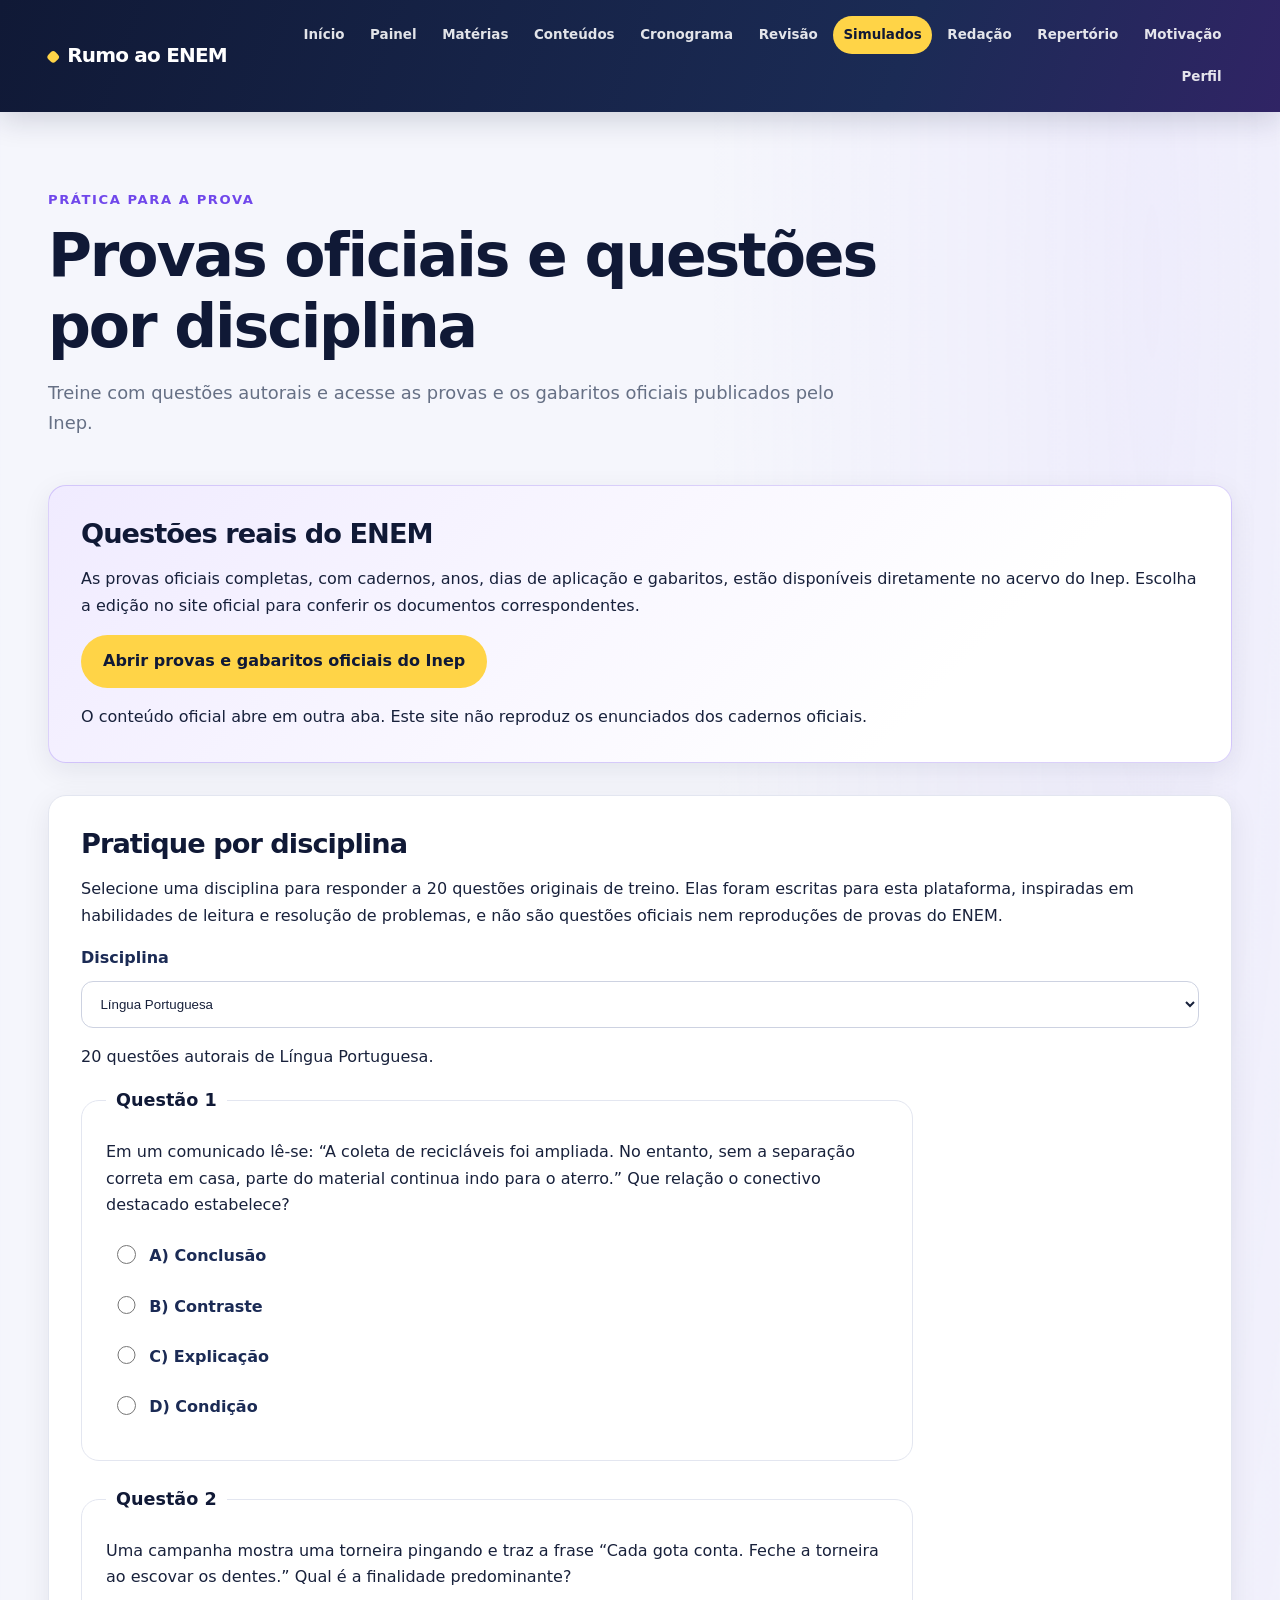
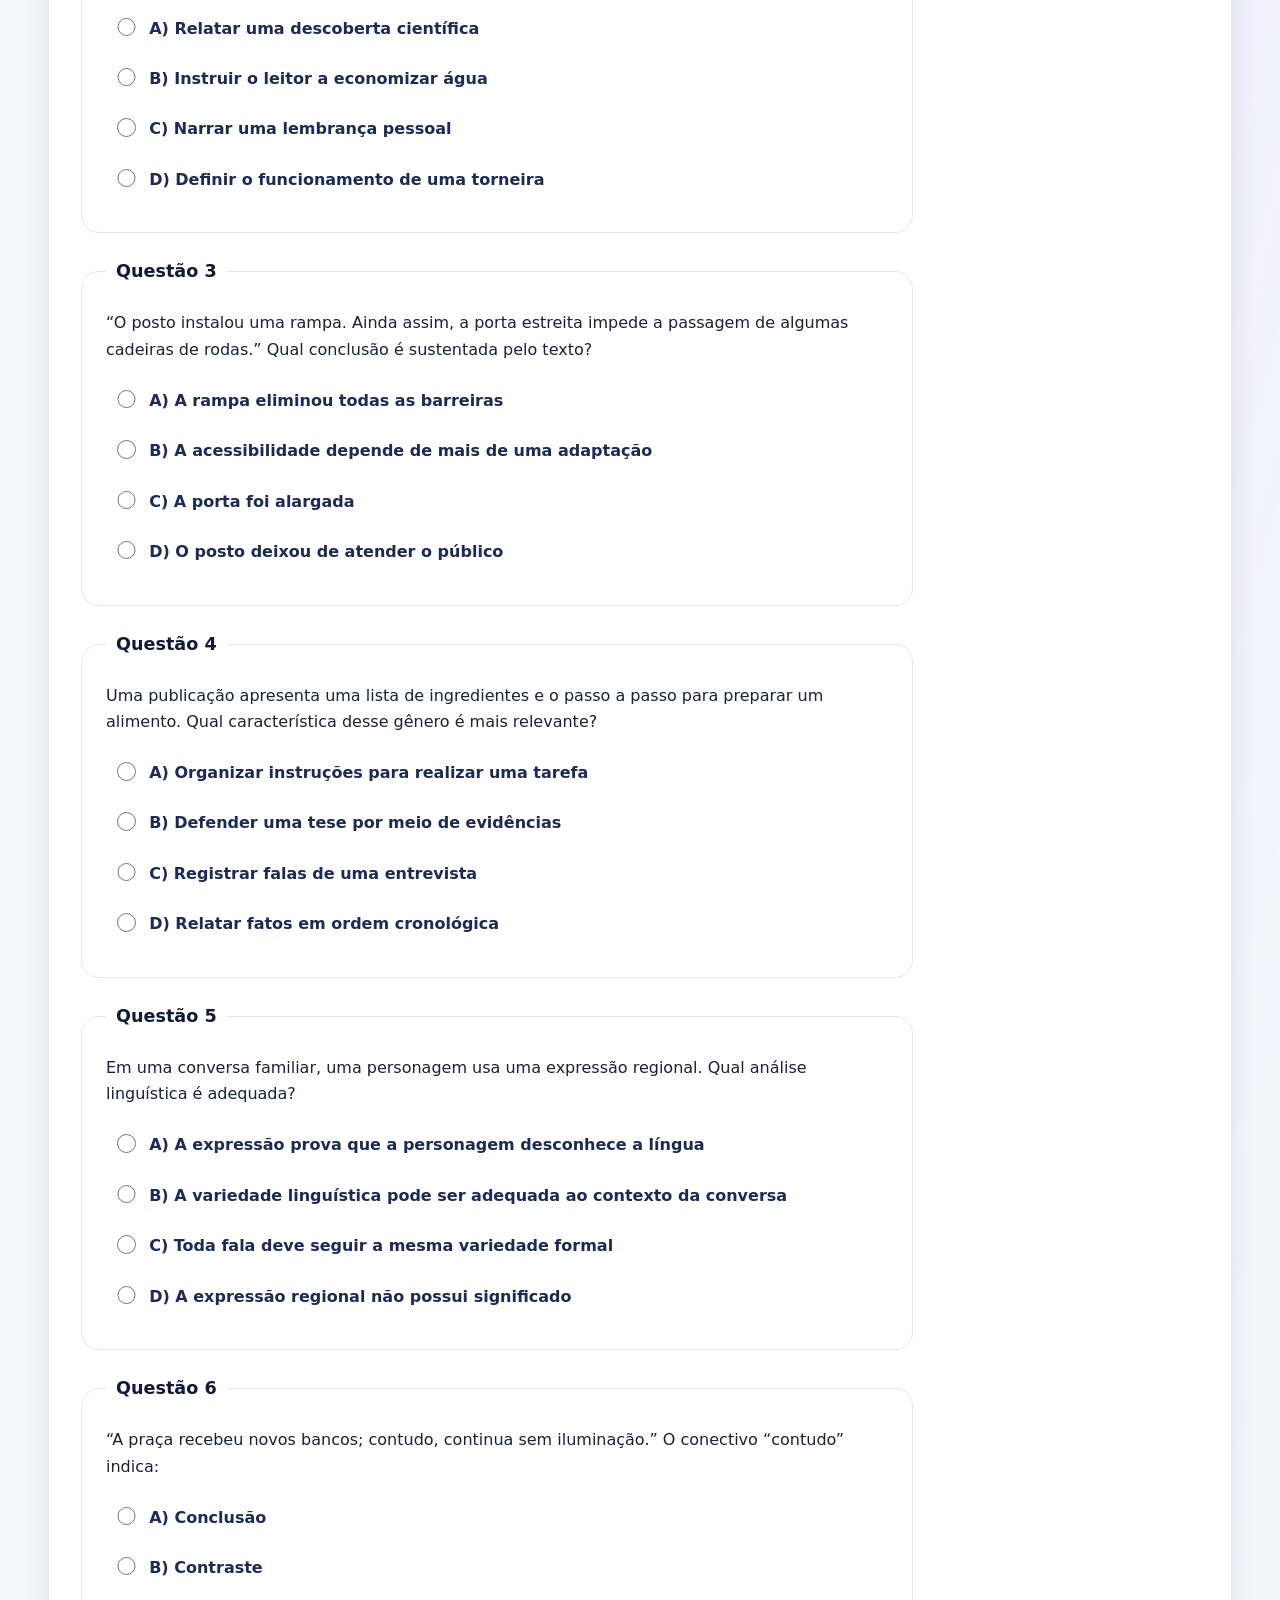
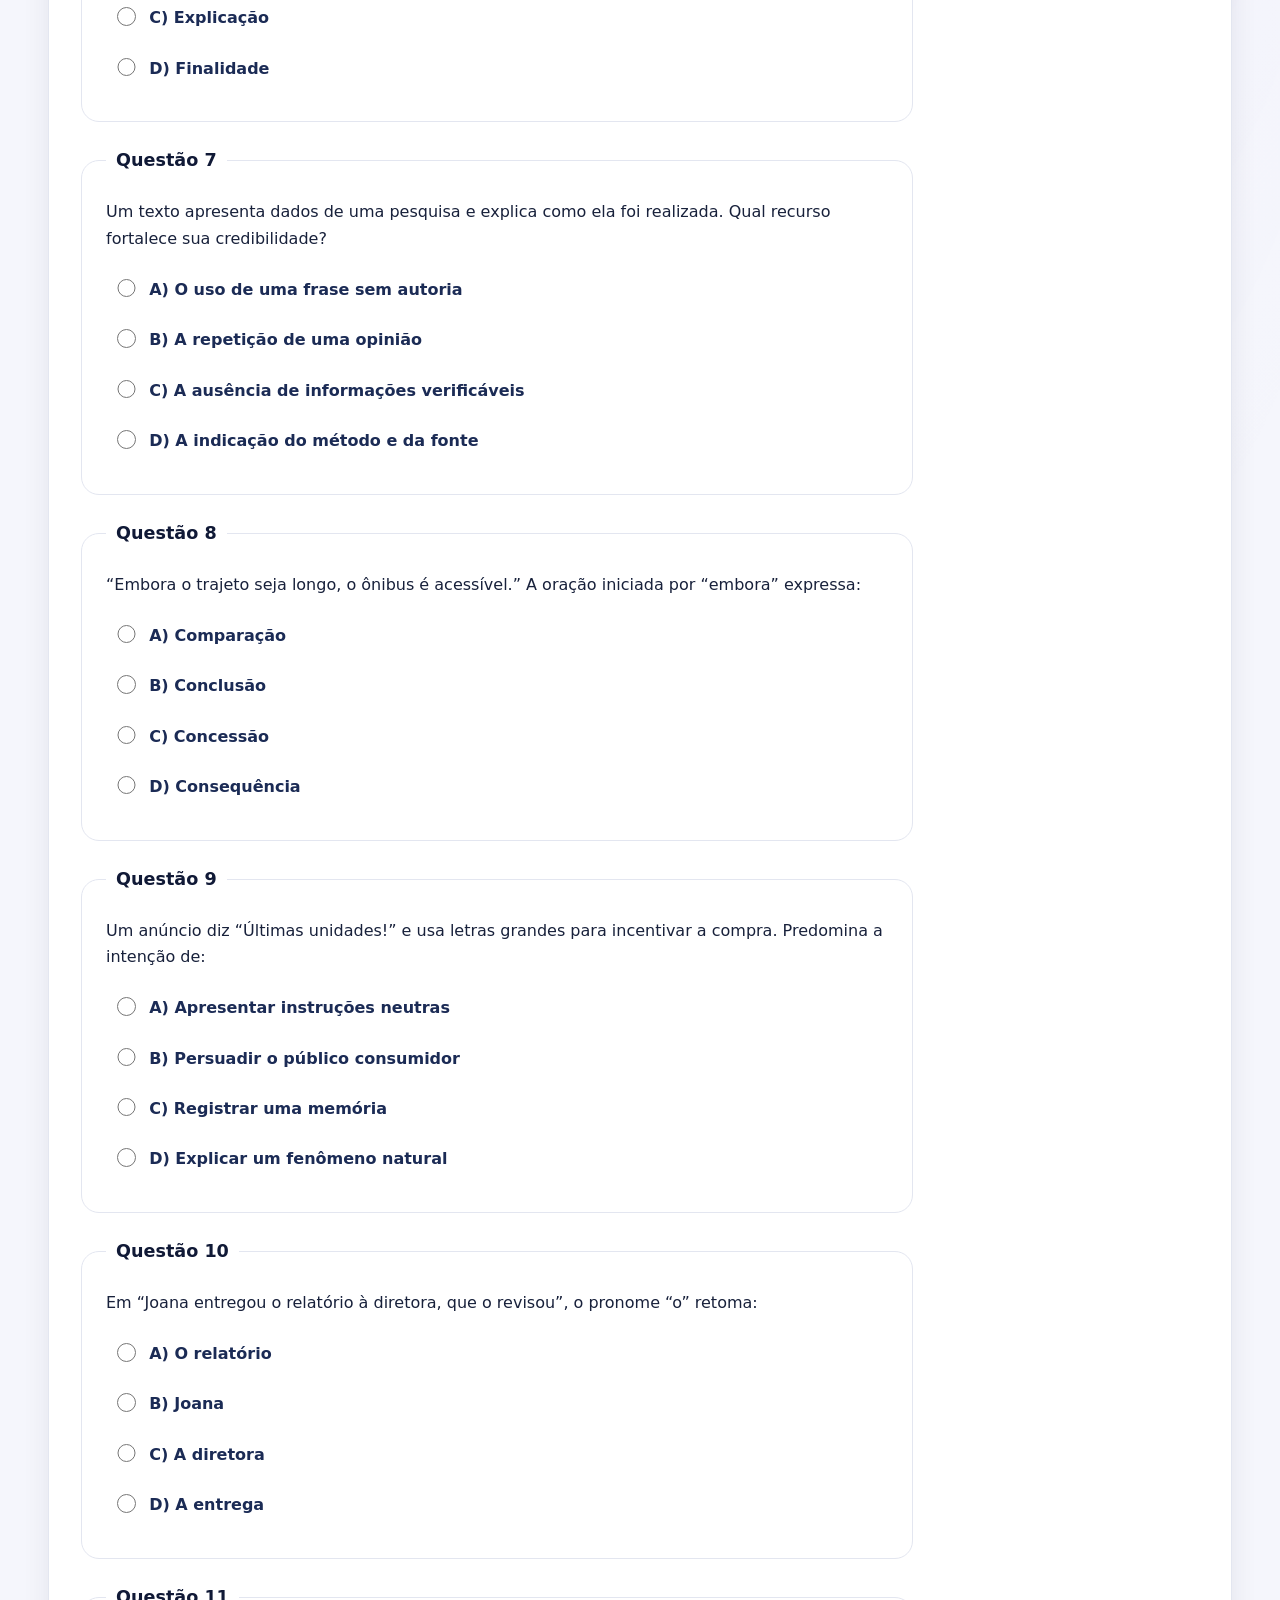
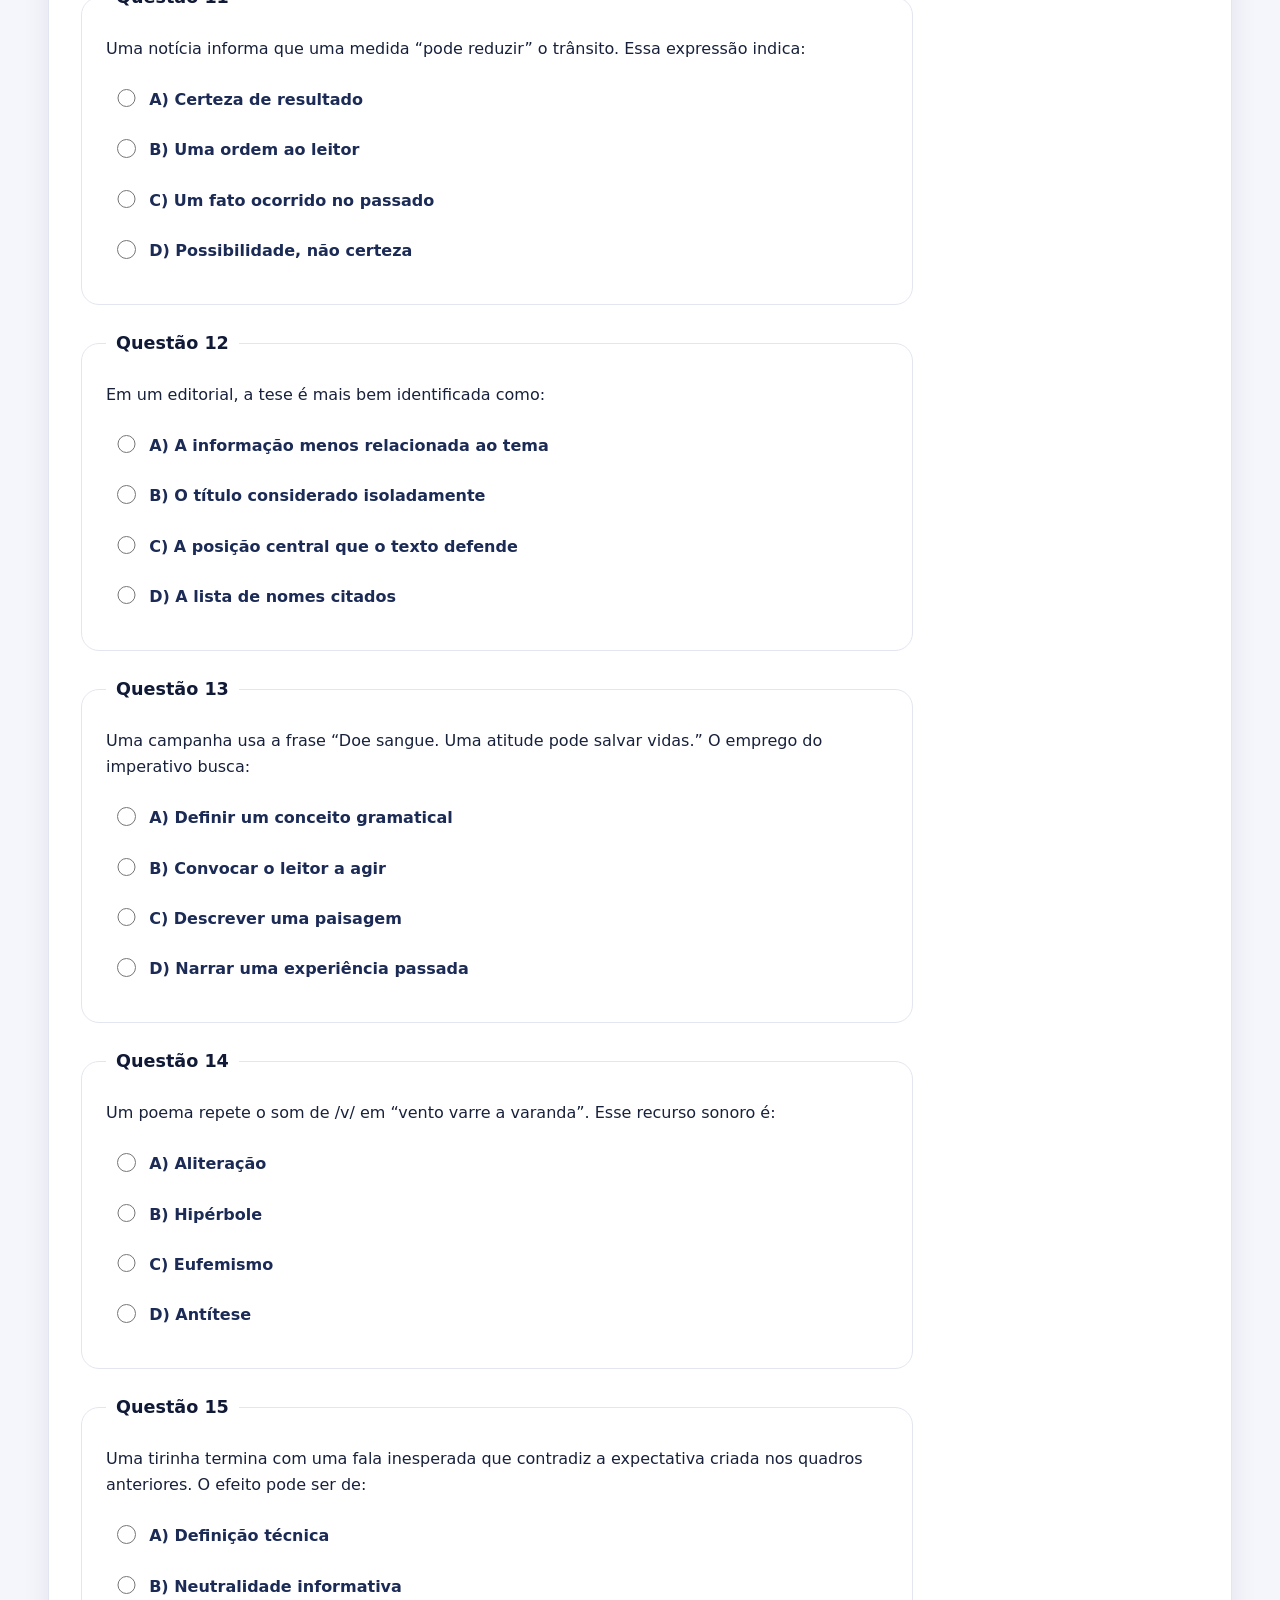
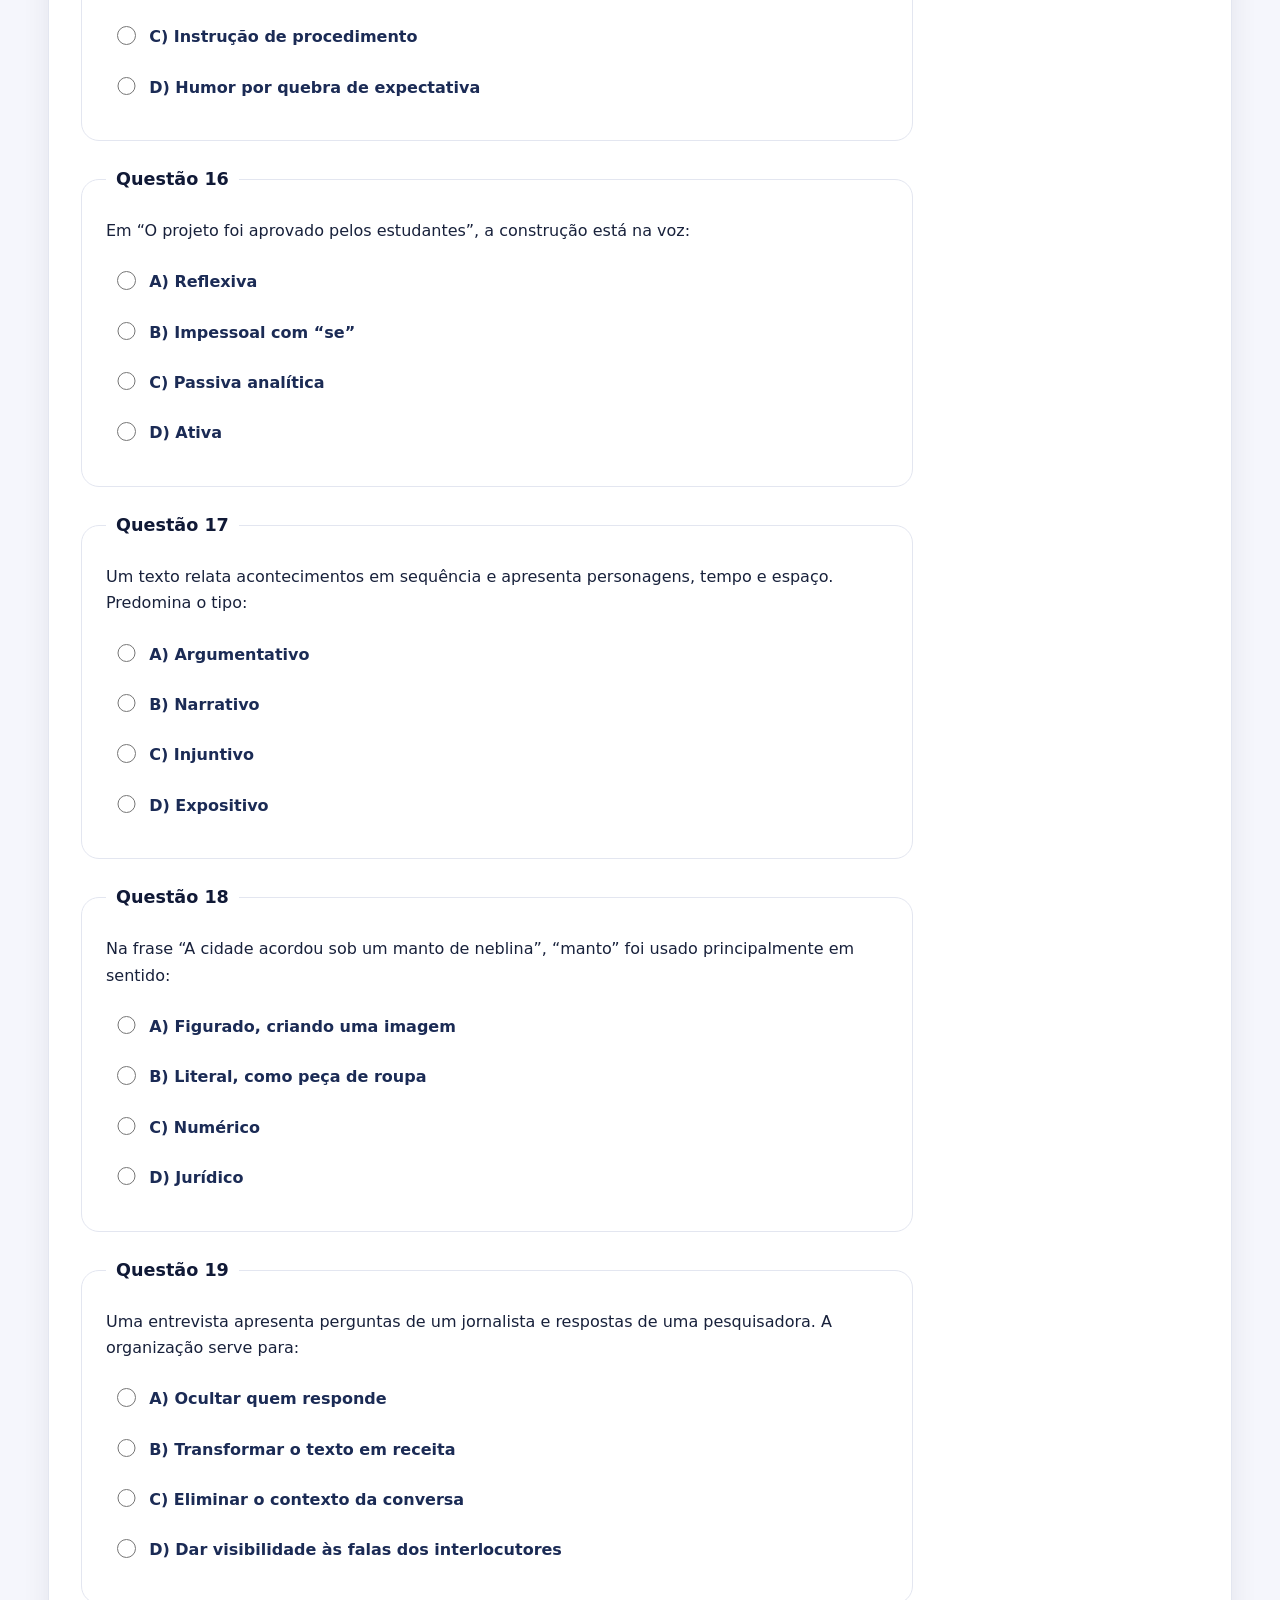
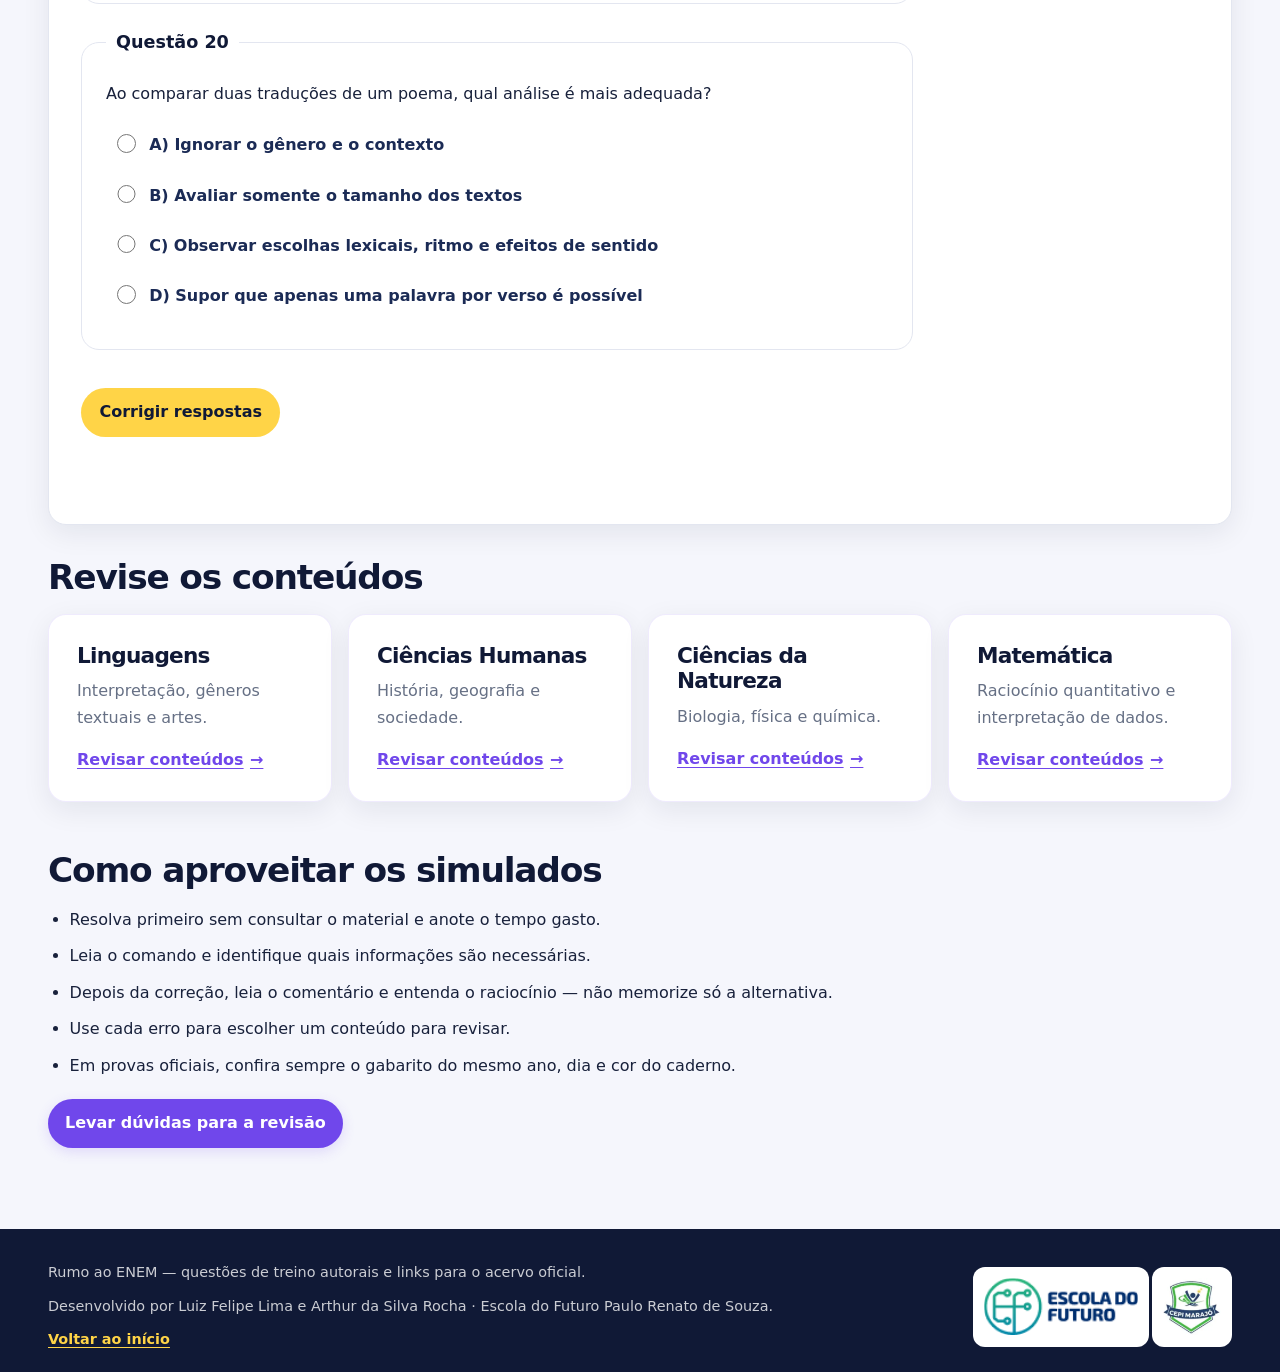
<file: pages/simulados.html>
<!DOCTYPE html>
<html lang="pt-BR">
<head>
  <meta charset="UTF-8">
  <meta name="viewport" content="width=device-width, initial-scale=1.0">
  <meta name="description" content="Acesse provas oficiais do ENEM e pratique questões autorais por disciplina.">
  <title>Provas e simulados | Rumo ao ENEM</title>
  <link rel="icon" type="image/svg+xml" href="../assets/favicon.svg">
  <link rel="stylesheet" href="../css/style.css">
  <script src="../js/script.js" defer></script>
  <script src="../js/simulados.js" defer></script>
</head>
<body>
  <a href="#conteudo-principal">Pular para o conteúdo principal</a>
  <header class="site-header"><a class="site-logo" href="../index.html">Rumo ao ENEM</a><nav class="main-navigation" aria-label="Navegação principal"><ul>
    <li><a href="../index.html">Início</a></li><li><a href="dashboard.html">Painel</a></li><li><a href="materias.html">Matérias</a></li><li><a href="conteudos.html">Conteúdos</a></li><li><a href="cronograma.html">Cronograma</a></li><li><a href="revisao.html">Revisão</a></li><li><a href="simulados.html" aria-current="page">Simulados</a></li><li><a href="redacao.html">Redação</a></li><li><a href="repertorio.html">Repertório</a></li><li><a href="motivacao.html">Motivação</a></li><li><a href="perfil.html">Perfil</a></li>
  </ul></nav></header>
  <main id="conteudo-principal">
    <header class="page-heading"><p>Prática para a prova</p><h1>Provas oficiais e questões por disciplina</h1><p>Treine com questões autorais e acesse as provas e os gabaritos oficiais publicados pelo Inep.</p></header>

    <section class="official-exams" aria-labelledby="official-exams-title">
      <h2 id="official-exams-title">Questões reais do ENEM</h2>
      <p>As provas oficiais completas, com cadernos, anos, dias de aplicação e gabaritos, estão disponíveis diretamente no acervo do Inep. Escolha a edição no site oficial para conferir os documentos correspondentes.</p>
      <p><a class="button button-primary" href="https://www.gov.br/inep/pt-br/areas-de-atuacao/avaliacao-e-exames-educacionais/enem/provas-e-gabaritos" target="_blank" rel="noopener noreferrer">Abrir provas e gabaritos oficiais do Inep</a></p>
      <p>O conteúdo oficial abre em outra aba. Este site não reproduz os enunciados dos cadernos oficiais.</p>
    </section>

    <section class="original-practice" aria-labelledby="practice-title">
      <h2 id="practice-title">Pratique por disciplina</h2>
      <p>Selecione uma disciplina para responder a 20 questões originais de treino. Elas foram escritas para esta plataforma, inspiradas em habilidades de leitura e resolução de problemas, e não são questões oficiais nem reproduções de provas do ENEM.</p>
      <div class="form-group">
        <label for="practice-subject">Disciplina</label>
        <select id="practice-subject">
          <option value="portugues">Língua Portuguesa</option>
          <option value="ingles">Inglês</option>
          <option value="espanhol">Espanhol</option>
          <option value="artes">Artes</option>
          <option value="historia">História</option>
          <option value="geografia">Geografia</option>
          <option value="filosofia">Filosofia</option>
          <option value="sociologia">Sociologia</option>
          <option value="biologia">Biologia</option>
          <option value="fisica">Física</option>
          <option value="quimica">Química</option>
          <option value="matematica">Matemática</option>
        </select>
      </div>
      <p id="practice-status" role="status" aria-live="polite"></p>
      <form id="practice-form"></form>
      <div class="dynamic-controls">
        <button id="grade-practice" type="button">Corrigir respostas</button>
        <button id="retry-practice" class="clear-data-button" type="button" hidden>Tentar novamente</button>
      </div>
      <p id="practice-result" class="quiz-feedback" role="status" aria-live="polite"></p>
    </section>

    <section aria-labelledby="areas-practice"><h2 id="areas-practice">Revise os conteúdos</h2><div class="study-grid">
      <article class="study-card"><h3>Linguagens</h3><p>Interpretação, gêneros textuais e artes.</p><a href="conteudos.html#linguagens">Revisar conteúdos</a></article>
      <article class="study-card"><h3>Ciências Humanas</h3><p>História, geografia e sociedade.</p><a href="conteudos.html#humanas">Revisar conteúdos</a></article>
      <article class="study-card"><h3>Ciências da Natureza</h3><p>Biologia, física e química.</p><a href="conteudos.html#natureza">Revisar conteúdos</a></article>
      <article class="study-card"><h3>Matemática</h3><p>Raciocínio quantitativo e interpretação de dados.</p><a href="conteudos.html#matematica">Revisar conteúdos</a></article>
    </div></section>

    <section aria-labelledby="test-advice"><h2 id="test-advice">Como aproveitar os simulados</h2><ul><li>Resolva primeiro sem consultar o material e anote o tempo gasto.</li><li>Leia o comando e identifique quais informações são necessárias.</li><li>Depois da correção, leia o comentário e entenda o raciocínio — não memorize só a alternativa.</li><li>Use cada erro para escolher um conteúdo para revisar.</li><li>Em provas oficiais, confira sempre o gabarito do mesmo ano, dia e cor do caderno.</li></ul><a href="revisao.html">Levar dúvidas para a revisão</a></section>
  </main>
  <footer class="site-footer"><div class="footer-content"><div class="footer-details"><p>Rumo ao ENEM — questões de treino autorais e links para o acervo oficial.</p><p>Desenvolvido por Luiz Felipe Lima e Arthur da Silva Rocha · Escola do Futuro Paulo Renato de Souza.</p><a href="../index.html">Voltar ao início</a></div><div class="footer-brands" aria-label="Logotipos das instituições"><img class="footer-brand-school" src="../img/logo-escola-do-futuro.png" alt="Logo oficial da Escola do Futuro de Goiás"><img class="footer-brand-cepi" src="../img/logo-cepi-marajo.png" alt="Logo do CEPI Marajó"></div></div></footer>
</body>
</html>
</file>
<file: css/style.css>
/* Rumo ao ENEM — identidade visual */
:root {
  color-scheme: light;
  --color-navy: #101936;
  --color-blue: #1B2B55;
  --color-purple: #7047EB;
  --color-purple-light: #A78BFA;
  --color-yellow: #FFD447;
  --color-white: #FFFFFF;
  --color-background: #F5F6FC;
  --color-surface: #FFFFFF;
  --color-text: #18213B;
  --color-muted: #667085;
  --color-border: #E3E6F0;
  --color-success: #18794E;
  --color-success-soft: #E8F6EF;
  --color-warning-soft: #FFF7D6;
  --space-1: 0.375rem;
  --space-2: 0.625rem;
  --space-3: 0.875rem;
  --space-4: 1rem;
  --space-5: 1.5rem;
  --space-6: 2rem;
  --space-7: 3rem;
  --space-8: 4.5rem;
  --radius-small: 0.75rem;
  --radius-medium: 1.125rem;
  --radius-large: 1.75rem;
  --radius-pill: 999px;
  --shadow-soft: 0 0.5rem 1.75rem rgb(16 25 54 / 8%);
  --shadow-raised: 0 1rem 2.75rem rgb(16 25 54 / 14%);
  --content-width: 74rem;
  --reading-width: 52rem;
  --transition-fast: 160ms ease;
  --transition-normal: 240ms ease;
  --font-family: Inter, ui-sans-serif, system-ui, -apple-system, BlinkMacSystemFont, "Segoe UI", sans-serif;
}

/* Base */
*,
*::before,
*::after {
  box-sizing: border-box;
}

html {
  min-width: 320px;
  scroll-behavior: smooth;
  scroll-padding-top: 1.5rem;
  background: var(--color-background);
}

body {
  min-width: 320px;
  margin: 0;
  color: var(--color-text);
  background:
    radial-gradient(ellipse at 90% 3%, rgb(167 139 250 / 9%), transparent 28rem),
    var(--color-background);
  font-family: var(--font-family);
  font-size: 1rem;
  line-height: 1.65;
  -webkit-font-smoothing: antialiased;
  text-rendering: optimizeLegibility;
}

::selection {
  color: var(--color-navy);
  background: var(--color-yellow);
}

h1,
h2,
h3,
h4,
p,
figure,
blockquote {
  margin-top: 0;
}

h1,
h2,
h3,
h4 {
  color: var(--color-navy);
  font-weight: 750;
  line-height: 1.18;
  letter-spacing: -0.035em;
}

h1 {
  margin-bottom: var(--space-4);
  font-size: clamp(2.25rem, 5vw, 3.75rem);
}

h2 {
  margin-bottom: var(--space-4);
  font-size: clamp(1.55rem, 3vw, 2.15rem);
}

h3 {
  margin-bottom: var(--space-2);
  font-size: clamp(1.125rem, 2vw, 1.35rem);
}

h4 {
  font-size: 1.05rem;
}

p {
  margin-bottom: var(--space-4);
}

ul,
ol {
  padding-inline-start: 1.35rem;
}

li + li {
  margin-top: var(--space-2);
}

a {
  color: var(--color-purple);
  font-weight: 650;
  text-decoration-thickness: 0.08em;
  text-underline-offset: 0.2em;
  transition: color var(--transition-fast), background-color var(--transition-fast), transform var(--transition-fast);
}

a:hover {
  color: #4F2CC5;
}

a:focus-visible,
button:focus-visible,
input:focus-visible,
textarea:focus-visible,
summary:focus-visible {
  outline: 3px solid var(--color-yellow);
  outline-offset: 3px;
}

img {
  display: block;
  max-width: 100%;
  height: auto;
}

button,
input,
textarea {
  font: inherit;
}

button {
  min-height: 2.75rem;
  padding: 0.7rem 1.15rem;
  border: 0;
  border-radius: var(--radius-pill);
  color: var(--color-navy);
  background: var(--color-yellow);
  font-weight: 750;
  cursor: pointer;
  transition: transform var(--transition-fast), box-shadow var(--transition-fast), background-color var(--transition-fast);
}

button:hover {
  transform: translateY(-2px);
  background: #FFDF70;
  box-shadow: 0 0.5rem 1.25rem rgb(16 25 54 / 15%);
}

button:active,
.button:active {
  transform: translateY(0);
}

input,
textarea,
select {
  width: 100%;
  min-height: 2.9rem;
  padding: 0.75rem 0.9rem;
  border: 1px solid #CDD2E1;
  border-radius: var(--radius-small);
  color: var(--color-text);
  background: var(--color-white);
  transition: border-color var(--transition-fast), box-shadow var(--transition-fast);
}

input:focus,
textarea:focus,
select:focus {
  border-color: var(--color-purple);
  box-shadow: 0 0 0 3px rgb(112 71 235 / 14%);
  outline: none;
}

input[type="checkbox"],
input[type="radio"] {
  width: 1.15rem;
  min-height: 1.15rem;
  height: 1.15rem;
  margin: 0 0.5rem 0 0;
  accent-color: var(--color-purple);
  vertical-align: -0.15em;
  cursor: pointer;
}

textarea {
  min-height: 8rem;
  resize: vertical;
}

fieldset {
  min-width: 0;
  margin: 0 0 var(--space-5);
  padding: var(--space-5);
  border: 1px solid var(--color-border);
  border-radius: var(--radius-medium);
  background: var(--color-white);
}

legend {
  padding: 0 var(--space-2);
  color: var(--color-navy);
  font-size: 1.1rem;
  font-weight: 750;
}

label {
  color: var(--color-blue);
  font-weight: 650;
}

label:has(+ input[required])::after,
label:has(+ textarea[required])::after {
  content: " *";
  color: #A52A2A;
}

progress {
  display: inline-block;
  width: min(100%, 30rem);
  height: 0.8rem;
  overflow: hidden;
  border: 0;
  border-radius: var(--radius-pill);
  background: #E9E6F6;
  vertical-align: middle;
  accent-color: var(--color-purple);
}

progress::-webkit-progress-bar {
  border-radius: var(--radius-pill);
  background: #E9E6F6;
}

progress::-webkit-progress-value {
  border-radius: var(--radius-pill);
  background: linear-gradient(90deg, var(--color-purple), var(--color-purple-light));
}

progress::-moz-progress-bar {
  border-radius: var(--radius-pill);
  background: linear-gradient(90deg, var(--color-purple), var(--color-purple-light));
}

/* Cabeçalho e navegação compartilhados */
.site-header {
  position: relative;
  z-index: 2;
  display: flex;
  align-items: center;
  justify-content: space-between;
  gap: var(--space-4) var(--space-6);
  padding: 1rem max(1.25rem, calc((100vw - var(--content-width)) / 2));
  color: var(--color-white);
  background: linear-gradient(110deg, var(--color-navy), var(--color-blue) 70%, #302465);
  box-shadow: 0 0.5rem 1.75rem rgb(16 25 54 / 16%);
}

.site-logo {
  flex: 0 0 auto;
  color: var(--color-white);
  font-size: 1.25rem;
  font-weight: 850;
  letter-spacing: -0.04em;
  text-decoration: none;
}

.site-logo::before {
  display: inline-block;
  width: 0.65rem;
  height: 0.65rem;
  margin-right: 0.55rem;
  border-radius: 0.2rem;
  background: var(--color-yellow);
  content: "";
  transform: rotate(45deg);
}

.site-logo:hover {
  color: var(--color-yellow);
}

.main-navigation {
  min-width: 0;
}

.main-navigation ul {
  display: flex;
  flex-wrap: wrap;
  justify-content: flex-end;
  gap: 0.3rem;
  margin: 0;
  padding: 0;
  list-style: none;
}

.main-navigation li + li {
  margin-top: 0;
}

.main-navigation a {
  display: inline-flex;
  min-height: 2.35rem;
  align-items: center;
  padding: 0.4rem 0.65rem;
  border-radius: var(--radius-pill);
  color: rgb(255 255 255 / 88%);
  font-size: 0.84rem;
  font-weight: 600;
  text-decoration: none;
}

.main-navigation a:hover,
.main-navigation a[aria-current="page"] {
  color: var(--color-navy);
  background: var(--color-yellow);
}

body > a:first-child {
  position: absolute;
  z-index: 10;
  top: 0.75rem;
  left: 0.75rem;
  padding: 0.7rem 1rem;
  border-radius: var(--radius-small);
  color: var(--color-navy);
  background: var(--color-yellow);
  transform: translateY(-160%);
}

body > a:first-child:focus {
  transform: translateY(0);
}

/* Estrutura e componentes comuns */
main {
  width: min(var(--content-width), calc(100% - 2.5rem));
  margin-inline: auto;
  padding-block: clamp(2.5rem, 6vw, 5rem);
}

main > section,
main > header,
main > p,
main > aside {
  margin-bottom: var(--space-7);
}

main > section:last-child,
main > p:last-child {
  margin-bottom: 0;
}

main > section > h2,
main > header + section > h2 {
  max-width: 44rem;
}

.page-heading {
  max-width: var(--reading-width);
  animation: slideUp 520ms both;
}

.page-heading > p:first-child {
  margin-bottom: var(--space-2);
  color: var(--color-purple);
  font-size: 0.82rem;
  font-weight: 800;
  letter-spacing: 0.12em;
  text-transform: uppercase;
}

.page-heading > p:last-child {
  color: var(--color-muted);
  font-size: 1.12rem;
}

.feature-grid,
.study-grid {
  display: grid;
  grid-template-columns: repeat(auto-fit, minmax(min(100%, 15.5rem), 1fr));
  gap: var(--space-4);
}

.feature-card,
.study-card {
  position: relative;
  padding: clamp(1.2rem, 2.5vw, 1.75rem);
  overflow: hidden;
  border: 1px solid rgb(112 71 235 / 11%);
  border-radius: var(--radius-medium);
  background: var(--color-surface);
  box-shadow: var(--shadow-soft);
  transition: transform var(--transition-normal), box-shadow var(--transition-normal), border-color var(--transition-normal);
  animation: fadeIn 500ms both;
}

.feature-card:hover,
.study-card:hover {
  transform: translateY(-4px);
  border-color: rgb(112 71 235 / 30%);
  box-shadow: var(--shadow-raised);
}

.feature-card:nth-child(2),
.study-card:nth-child(2) {
  animation-delay: 70ms;
}

.feature-card:nth-child(3),
.study-card:nth-child(3) {
  animation-delay: 140ms;
}

.feature-card:nth-child(4),
.study-card:nth-child(4) {
  animation-delay: 210ms;
}

.feature-card h3,
.study-card h2,
.study-card h3 {
  color: var(--color-navy);
}

.feature-card p,
.study-card p {
  color: var(--color-muted);
}

.feature-card > img {
  width: 100%;
  height: 10rem;
  margin-bottom: var(--space-4);
  border-radius: var(--radius-small);
  background: #E9E6F6;
  object-fit: cover;
}

.feature-card a,
.study-card > a {
  display: inline-flex;
  align-items: center;
  gap: 0.4rem;
}

.feature-card a::after,
.study-card > a::after {
  content: "→";
  transition: transform var(--transition-fast);
}

.feature-card a:hover::after,
.study-card > a:hover::after {
  transform: translateX(3px);
}

.motivation-card,
.final-call {
  padding: clamp(1.5rem, 5vw, 3rem);
  border-radius: var(--radius-large);
}

.motivation-card {
  border: 1px solid rgb(112 71 235 / 13%);
  background: linear-gradient(135deg, #F0EBFF, #FFFFFF 72%);
  box-shadow: var(--shadow-soft);
}

.motivation-card blockquote {
  margin: 0;
  padding-left: var(--space-5);
  border-left: 4px solid var(--color-yellow);
  color: var(--color-blue);
  font-size: clamp(1.2rem, 2.6vw, 1.7rem);
  font-weight: 650;
}

.motivation-card blockquote p {
  margin-bottom: var(--space-4);
}

.final-call {
  color: var(--color-white);
  background:
    radial-gradient(circle at 90% 12%, rgb(167 139 250 / 35%), transparent 17rem),
    linear-gradient(120deg, var(--color-navy), var(--color-blue) 62%, #5034A2);
  text-align: center;
}

.final-call h2,
.final-call p {
  color: var(--color-white);
}

.final-call-title {
  max-width: 24ch;
  margin-inline: auto;
  margin-bottom: var(--space-4);
  text-align: center;
  line-height: 1.25;
}

.final-call p {
  max-width: 42rem;
  margin-inline: auto;
}

.button {
  display: inline-flex;
  min-height: 3rem;
  align-items: center;
  justify-content: center;
  padding: 0.7rem 1.25rem;
  border: 2px solid transparent;
  border-radius: var(--radius-pill);
  font-weight: 750;
  text-decoration: none;
  transition: transform var(--transition-fast), box-shadow var(--transition-fast), background-color var(--transition-fast), color var(--transition-fast);
}

.button:hover {
  transform: translateY(-2px);
  box-shadow: 0 0.55rem 1.25rem rgb(16 25 54 / 17%);
}

.button-primary {
  color: var(--color-navy);
  background: var(--color-yellow);
}

.button-primary:hover {
  color: var(--color-navy);
  background: #FFDF70;
}

.button-secondary {
  border-color: rgb(255 255 255 / 60%);
  color: var(--color-white);
  background: rgb(255 255 255 / 8%);
}

.button-secondary:hover {
  color: var(--color-navy);
  background: var(--color-white);
}

.button-assistant {
  border-color: var(--color-purple);
  color: var(--color-white);
  background: var(--color-purple);
}

.button-assistant:hover {
  color: var(--color-white);
  background: #5B35D1;
}

.hero-assistant-entry {
  margin-bottom: var(--space-5);
}

.hero-assistant-entry .button {
  min-height: 2.5rem;
  gap: 0.45rem;
  padding: 0.55rem 0.95rem;
  font-size: 0.9rem;
}

/* Links de ação apresentados fora de cards */
main > p > a,
main > section > a:not(.button),
main > aside > a {
  display: inline-flex;
  min-height: 2.75rem;
  align-items: center;
  justify-content: center;
  margin: 0.25rem 0.35rem 0.25rem 0;
  padding: 0.65rem 1rem;
  border: 1px solid rgb(112 71 235 / 22%);
  border-radius: var(--radius-pill);
  color: var(--color-white);
  background: var(--color-purple);
  box-shadow: 0 0.25rem 0.8rem rgb(112 71 235 / 16%);
  text-decoration: none;
  transition: transform var(--transition-fast), background-color var(--transition-fast), box-shadow var(--transition-fast);
}

main > p > a:hover,
main > section > a:not(.button):hover,
main > aside > a:hover {
  transform: translateY(-2px);
  color: var(--color-white);
  background: #5B35D1;
  box-shadow: 0 0.5rem 1rem rgb(112 71 235 / 24%);
}

.site-footer {
  padding: 2rem max(1.25rem, calc((100vw - var(--content-width)) / 2)) 1.25rem;
  color: rgb(255 255 255 / 78%);
  background: var(--color-navy);
  font-size: 0.9rem;
}

.footer-content {
  display: grid;
  grid-template-columns: minmax(0, 1fr) auto;
  align-items: center;
  gap: 30px;
}

.footer-details p:last-child {
  margin-bottom: 0;
}

.footer-brands {
  display: flex;
  align-items: center;
  justify-content: flex-end;
  gap: 3px;
}

.footer-brands img {
  width: 11rem;
  height: 5rem;
  padding: 0.65rem;
  border: 1px solid rgb(255 255 255 / 20%);
  border-radius: var(--radius-small);
  background: var(--color-white);
  object-fit: contain;
}

.footer-brands .footer-brand-cepi {
  width: 5rem;
  height: 5rem;
}

.site-footer p {
  margin-bottom: var(--space-2);
}

.site-footer a {
  color: var(--color-yellow);
}

.site-footer a:hover {
  color: var(--color-white);
}

/* Página inicial */
.hero-section {
  display: grid;
  min-height: min(38rem, 72vh);
  grid-template-columns: minmax(0, 1.1fr) minmax(16rem, 0.9fr);
  align-items: center;
  gap: clamp(2rem, 6vw, 5rem);
  margin: calc(-1 * clamp(2.5rem, 6vw, 5rem)) calc((min(var(--content-width), 100vw - 2.5rem) - 100vw) / 2) var(--space-8);
  padding: clamp(3rem, 8vw, 6.5rem) max(1.25rem, calc((100vw - var(--content-width)) / 2));
  overflow: hidden;
  color: var(--color-white);
  background:
    radial-gradient(ellipse at 80% 15%, rgb(167 139 250 / 28%), transparent 24rem),
    radial-gradient(ellipse at 7% 100%, rgb(112 71 235 / 28%), transparent 30rem),
    linear-gradient(120deg, var(--color-navy), var(--color-blue) 65%, #362477);
}

.hero-section > div {
  max-width: 43rem;
  animation: slideUp 650ms both;
}

.hero-section > div > p:first-of-type {
  color: var(--color-yellow);
  font-size: 0.88rem;
  font-weight: 800;
  letter-spacing: 0.1em;
  text-transform: uppercase;
}

.hero-section h1 {
  max-width: 12ch;
  color: var(--color-white);
  font-size: clamp(2.7rem, 6.5vw, 5.25rem);
}

.hero-section > div > p:not(:first-of-type) {
  max-width: 39rem;
  color: rgb(255 255 255 / 84%);
  font-size: clamp(1rem, 1.7vw, 1.16rem);
}

.hero-section > div > p:last-child {
  display: flex;
  flex-wrap: wrap;
  gap: var(--space-3);
  margin-top: var(--space-5);
}

.hero-illustration {
  position: relative;
  margin: 0;
  animation: float 6s ease-in-out infinite;
}

.hero-illustration img {
  width: 100%;
  min-height: 17rem;
  aspect-ratio: 3 / 2;
  border: 1px solid rgb(255 255 255 / 20%);
  border-radius: var(--radius-large);
  background: linear-gradient(145deg, #29224E, #6040B4);
  box-shadow: 0 1.5rem 4rem rgb(0 0 0 / 30%);
  object-fit: cover;
}

.hero-illustration figcaption {
  margin-top: var(--space-3);
  color: rgb(255 255 255 / 78%);
  font-size: 0.9rem;
  text-align: center;
}

.benefits-section,
.study-areas {
  padding-block: var(--space-4);
}

.study-areas > ul {
  display: grid;
  grid-template-columns: repeat(auto-fit, minmax(min(100%, 15rem), 1fr));
  gap: var(--space-3);
  padding: 0;
  list-style: none;
}

.study-areas li + li {
  margin-top: 0;
}

.study-areas a {
  display: flex;
  min-height: 4rem;
  align-items: center;
  padding: var(--space-4) var(--space-5);
  border: 1px solid var(--color-border);
  border-radius: var(--radius-small);
  background: var(--color-white);
  box-shadow: var(--shadow-soft);
  text-decoration: none;
}

.study-areas a:hover {
  transform: translateY(-2px);
}

/* Painel e progresso */
.progress-section,
main > section:has(> table),
main > section:has(> form),
main > section:has(> fieldset) {
  padding: clamp(1.25rem, 3vw, 2rem);
  border: 1px solid var(--color-border);
  border-radius: var(--radius-medium);
  background: var(--color-white);
  box-shadow: var(--shadow-soft);
}

.progress-section > progress {
  display: block;
  margin-block: var(--space-3);
  animation: progressFill 1.2s ease-out both;
}

.progress-section > p {
  color: var(--color-muted);
}

.progress-section .study-grid {
  margin-top: var(--space-5);
}

.progress-section .study-card {
  border-top: 4px solid var(--color-purple);
}

main > section:has(> ul > li > progress) li {
  display: grid;
  grid-template-columns: minmax(8rem, 0.55fr) minmax(8rem, 1fr) auto;
  align-items: center;
  gap: var(--space-3);
}

main > section:has(> ul > li > progress) progress {
  width: 100%;
}

main > section:has(> ol > li) > ol {
  padding-left: 1.4rem;
}

main > section:has(> ol > li) > ol li::marker {
  color: var(--color-purple);
  font-weight: 800;
}

/* Tabelas, cronograma e atividades */
table {
  display: block;
  width: 100%;
  overflow-x: auto;
  border-collapse: separate;
  border-spacing: 0;
  border: 1px solid var(--color-border);
  border-radius: var(--radius-small);
  background: var(--color-white);
  scrollbar-color: var(--color-purple-light) #F0EFF6;
}

caption {
  padding: 0.8rem;
  color: var(--color-muted);
  font-weight: 650;
  text-align: left;
}

th,
td {
  min-width: 8rem;
  padding: 0.9rem 1rem;
  border-bottom: 1px solid var(--color-border);
  text-align: left;
  vertical-align: top;
}

thead th {
  color: var(--color-white);
  background: var(--color-blue);
  font-size: 0.9rem;
}

tbody th {
  color: var(--color-navy);
  background: #F8F7FD;
}

tbody tr:last-child th,
tbody tr:last-child td {
  border-bottom: 0;
}

tbody tr:hover td,
tbody tr:hover th {
  background: #F2EEFF;
}

main > section:has(> ul > li > input[type="checkbox"]) li,
main > section:has(> ul > li > div > input[type="checkbox"]) li {
  padding: 0.55rem 0.7rem;
  border-radius: var(--radius-small);
}

main > section:has(> ul > li > input[type="checkbox"]) li:has(input:checked) {
  color: var(--color-success);
  background: var(--color-success-soft);
}

main > section:has(> ul > li > input[type="checkbox"]) li label,
main > section:has(> ul > li > div > input[type="checkbox"]) li label {
  cursor: pointer;
}

/* Revisão, questões e conteúdo expansível */
details {
  margin-block: var(--space-3);
  padding: 0.9rem 1rem;
  border: 1px solid var(--color-border);
  border-radius: var(--radius-small);
  background: #FAF9FF;
}

summary {
  color: var(--color-purple);
  font-weight: 750;
  cursor: pointer;
}

details[open] summary {
  margin-bottom: var(--space-3);
}

fieldset label {
  display: inline-block;
  padding-block: 0.35rem;
  cursor: pointer;
}

fieldset label:has(input:checked) {
  color: var(--color-purple);
}

main > section > article:not(.study-card) {
  margin-block: var(--space-4);
  padding: var(--space-4) var(--space-5);
  border-left: 3px solid var(--color-purple-light);
  border-radius: 0 var(--radius-small) var(--radius-small) 0;
  background: var(--color-white);
}

main > section > article:not(.study-card) h3 {
  margin-bottom: var(--space-2);
}

/* Redação, repertório e informações de apoio */
main > section:has(> .form-group) {
  padding: clamp(1.25rem, 3vw, 2rem);
  border: 1px solid var(--color-border);
  border-radius: var(--radius-medium);
  background: var(--color-white);
}

#essay-draft {
  min-height: 26rem;
  padding: 1.25rem;
  border-color: #D4C9FA;
  background:
    repeating-linear-gradient(to bottom, transparent 0, transparent 2.1rem, rgb(112 71 235 / 9%) 2.15rem),
    #FFFEFF;
  font-size: 1.02rem;
  line-height: 2.15rem;
}

.editorial-image {
  width: min(100%, 40rem);
  margin: 0 0 var(--space-5);
}

.editorial-image img {
  width: 100%;
  max-height: 22rem;
  border-radius: var(--radius-medium);
  box-shadow: var(--shadow-soft);
  object-fit: cover;
}

.form-group {
  display: grid;
  gap: var(--space-2);
  margin-bottom: var(--space-4);
}

.form-group:last-child {
  margin-bottom: 0;
}

dl {
  display: grid;
  grid-template-columns: minmax(8rem, 0.25fr) minmax(0, 1fr);
  gap: 0.75rem 1.25rem;
}

dt {
  color: var(--color-purple);
  font-weight: 800;
}

dd {
  margin: 0;
}

main > aside {
  padding: var(--space-5);
  border: 1px solid rgb(255 212 71 / 60%);
  border-radius: var(--radius-medium);
  background: var(--color-warning-soft);
}

main > aside h2 {
  font-size: 1.35rem;
}

main > aside p:last-child,
main > aside ul:last-child {
  margin-bottom: 0;
}

/* Perfil e formulários */
form {
  width: min(100%, var(--reading-width));
}

form .form-group {
  margin-bottom: var(--space-4);
}

form > button {
  margin-top: var(--space-2);
}

/* Animações moderadas */
@keyframes fadeIn {
  from {
    opacity: 0;
  }

  to {
    opacity: 1;
  }
}

@keyframes slideUp {
  from {
    opacity: 0;
    transform: translateY(14px);
  }

  to {
    opacity: 1;
    transform: translateY(0);
  }
}

@keyframes float {
  0%,
  100% {
    transform: translateY(0);
  }

  50% {
    transform: translateY(-8px);
  }
}

@keyframes pulse {
  0%,
  100% {
    box-shadow: 0 0 0 0 rgb(255 212 71 / 0%);
  }

  50% {
    box-shadow: 0 0 0 7px rgb(255 212 71 / 22%);
  }
}

@keyframes progressFill {
  from {
    clip-path: inset(0 100% 0 0 round 999px);
  }

  to {
    clip-path: inset(0 0 0 0 round 999px);
  }
}

/* Adaptação a tablets, celulares e preferências de movimento */
@media (max-width: 900px) {
  .site-header {
    align-items: flex-start;
    flex-direction: column;
    gap: var(--space-3);
  }

  .main-navigation ul {
    justify-content: flex-start;
  }

  .hero-section {
    grid-template-columns: minmax(0, 1fr) minmax(13rem, 0.75fr);
  }
}

@media (max-width: 680px) {
  body {
    font-size: 0.97rem;
  }

  .site-header {
    padding: 1rem 1.1rem;
  }

  .main-navigation {
    width: 100%;
    overflow-x: auto;
    padding-bottom: 0.2rem;
    scrollbar-color: var(--color-purple-light) transparent;
  }

  .main-navigation ul {
    width: max-content;
    flex-wrap: nowrap;
    justify-content: flex-start;
  }

  .main-navigation a {
    min-height: 2.6rem;
    padding-inline: 0.8rem;
  }

  main {
    width: min(100% - 2rem, var(--content-width));
    padding-block: 2.5rem;
  }

  main > section,
  main > header,
  main > p,
  main > aside {
    margin-bottom: var(--space-6);
  }

  .hero-section {
    min-height: auto;
    grid-template-columns: minmax(0, 1fr);
    gap: var(--space-5);
    margin-top: -2.5rem;
    margin-bottom: var(--space-6);
    margin-inline: -1rem;
    padding: 3rem 1.25rem;
  }

  .hero-section h1 {
    max-width: 13ch;
  }

  .hero-illustration {
    width: min(100%, 32rem);
    margin-inline: auto;
  }

  .hero-illustration img {
    min-height: 12rem;
  }

  .hero-section > div > p:last-child {
    align-items: stretch;
    flex-direction: column;
  }

  .hero-section .button {
    width: 100%;
  }

  .hero-assistant-entry .button {
    width: fit-content;
    max-width: 100%;
  }

  .site-footer {
    padding: 1.75rem 1.1rem;
  }

  .footer-content {
    grid-template-columns: minmax(0, 1fr);
    gap: var(--space-5);
  }

  .footer-brands {
    justify-content: flex-start;
  }

  main > section:has(> ul > li > progress) li {
    grid-template-columns: 1fr auto;
  }

  main > section:has(> ul > li > progress) li progress {
    grid-column: 1 / -1;
    grid-row: 2;
  }

  dl {
    grid-template-columns: 1fr;
    gap: 0.25rem;
  }

  dd {
    margin-bottom: var(--space-3);
  }

  th,
  td {
    min-width: 7rem;
    padding: 0.75rem;
  }

  #essay-draft {
    min-height: 20rem;
  }
}

@media (prefers-reduced-motion: reduce) {
  *,
  *::before,
  *::after {
    scroll-behavior: auto !important;
    animation-duration: 0.01ms !important;
    animation-iteration-count: 1 !important;
    transition-duration: 0.01ms !important;
  }
}

/* Estados interativos adicionados progressivamente pelo JavaScript */
.sr-only {
  position: absolute;
  width: 1px;
  height: 1px;
  padding: 0;
  overflow: hidden;
  clip: rect(0, 0, 0, 0);
  white-space: nowrap;
  border: 0;
}

.storage-warning {
  padding: 0.9rem 1rem;
  border: 1px solid #E5B800;
  border-radius: var(--radius-small);
  color: var(--color-navy);
  background: var(--color-warning-soft);
}

.dynamic-progress,
.dynamic-controls,
.essay-counts {
  display: flex;
  flex-wrap: wrap;
  align-items: center;
  gap: var(--space-3);
  margin-block: var(--space-3);
}

.dynamic-progress {
  padding: var(--space-4);
  border: 1px solid rgb(112 71 235 / 18%);
  border-radius: var(--radius-small);
  background: #F8F6FF;
}

.dynamic-progress p,
.essay-counts p {
  margin: 0;
}

.dynamic-progress progress {
  flex: 1 1 12rem;
  width: auto;
}

.dynamic-progress .interaction-status,
.dynamic-controls .interaction-status,
.essay-counts .interaction-status {
  flex-basis: 100%;
  color: var(--color-success);
  font-weight: 650;
}

.clear-data-button {
  border: 1px solid #D9D4E8;
  color: var(--color-blue);
  background: var(--color-white);
}

.clear-data-button:hover {
  color: var(--color-navy);
  background: #F0EDFA;
}

.dynamic-controls {
  padding-top: var(--space-3);
}

.dynamic-controls button:disabled {
  cursor: not-allowed;
  opacity: 0.65;
  transform: none;
}

.essay-counts {
  padding: var(--space-3) var(--space-4);
  border-radius: var(--radius-small);
  color: var(--color-blue);
  background: #F5F3FC;
  font-size: 0.9rem;
}

.essay-counts .clear-data-button {
  margin-left: auto;
}

.quiz-feedback {
  min-height: 1.6em;
  margin-block: var(--space-2) var(--space-4);
  color: var(--color-blue);
  font-weight: 700;
}

.official-exams,
.original-practice {
  margin-block: var(--space-6);
  padding: clamp(1.25rem, 3vw, 2rem);
  border: 1px solid var(--color-border);
  border-radius: var(--radius-medium);
  background: var(--color-white);
  box-shadow: var(--shadow-soft);
}

.official-exams {
  border-color: rgb(112 71 235 / 25%);
  background: linear-gradient(135deg, #F0EBFF, var(--color-white) 75%);
}

.official-exams h2,
.original-practice h2 {
  font-size: clamp(1.3rem, 2.5vw, 1.7rem);
}

.official-exams > :last-child {
  margin-bottom: 0;
}

.practice-question label {
  display: block;
  margin-block: 0.4rem;
  padding: 0.55rem 0.7rem;
  border-radius: var(--radius-small);
  cursor: pointer;
}

.practice-question label:hover {
  background: #F8F6FF;
}

.practice-question label.is-correct {
  color: #145A38;
  background: var(--color-success-soft);
}

.practice-question label.is-incorrect {
  color: #8B2525;
  background: #FDECEC;
}

.practice-question .practice-explanation {
  margin-block: var(--space-3) 0;
  padding: var(--space-3);
  border-left: 3px solid var(--color-purple);
  border-radius: 0 var(--radius-small) var(--radius-small) 0;
  color: var(--color-blue);
  background: #F8F6FF;
}

.practice-explanation[hidden],
#retry-practice[hidden] {
  display: none;
}

.original-practice .dynamic-controls {
  flex-wrap: wrap;
}

fieldset label.is-selected {
  border-radius: var(--radius-small);
  background: #F0EDFA;
}

fieldset label.is-correct {
  border-radius: var(--radius-small);
  color: #145A38;
  background: var(--color-success-soft);
}

fieldset label.is-incorrect {
  border-radius: var(--radius-small);
  color: #8B2525;
  background: #FDECEC;
}

.personal-data-summary {
  margin-block: 0 var(--space-6);
  padding: var(--space-5);
  border: 1px solid rgb(112 71 235 / 20%);
  border-radius: var(--radius-medium);
  background: linear-gradient(135deg, #F0EBFF, var(--color-white) 75%);
}

.personal-data-summary h2 {
  font-size: 1.35rem;
}

.personal-data-summary > :last-child {
  margin-bottom: 0;
}

.library-progress,
.library-tools,
.lesson-index,
.study-disclaimer,
.study-next-steps,
.study-sources {
  margin-block: var(--space-6);
  padding: clamp(1.25rem, 3vw, 2rem);
  border: 1px solid var(--color-border);
  border-radius: var(--radius-medium);
  background: var(--color-white);
  box-shadow: var(--shadow-soft);
}

.study-disclaimer {
  border-color: rgb(255 212 71 / 70%);
  background: var(--color-warning-soft);
}

.study-disclaimer h2,
.library-progress h2,
.library-tools h2,
.lesson-index h2,
.study-next-steps h2,
.study-sources h2 {
  font-size: clamp(1.3rem, 2.5vw, 1.7rem);
}

.study-disclaimer ol {
  margin-bottom: var(--space-4);
}

.study-disclaimer > :last-child,
.study-next-steps > :last-child,
.study-sources > :last-child {
  margin-bottom: 0;
}

.library-progress progress {
  display: block;
  width: 100%;
  margin-block: var(--space-3);
}

.area-progress-list {
  display: flex;
  flex-wrap: wrap;
  gap: var(--space-3);
  margin-block: var(--space-4);
  color: var(--color-blue);
  font-weight: 650;
}

.area-progress-list span {
  padding: 0.4rem 0.7rem;
  border-radius: var(--radius-pill);
  background: #F0EDFA;
}

.library-filters {
  display: grid;
  grid-template-columns: minmax(0, 2fr) minmax(12rem, 1fr);
  gap: var(--space-4);
}

.library-filters select {
  width: 100%;
  min-height: 2.9rem;
  padding: 0.65rem 0.9rem;
  border: 1px solid #CDD2E1;
  border-radius: var(--radius-small);
  color: var(--color-text);
  background: var(--color-white);
  font: inherit;
}

.library-filters select:focus-visible {
  outline: 3px solid var(--color-yellow);
  outline-offset: 3px;
}

#filter-status {
  min-height: 1.5em;
  margin-bottom: 0;
  color: var(--color-muted);
}

.lesson-index .study-grid > section {
  padding: var(--space-4);
  border: 1px solid var(--color-border);
  border-radius: var(--radius-small);
  background: #FAF9FF;
}

.lesson-index ul {
  margin-bottom: 0;
}

.lesson-area {
  scroll-margin-top: 1.5rem;
}

.lesson-area > h2 {
  padding-bottom: var(--space-3);
  border-bottom: 2px solid rgb(112 71 235 / 22%);
}

.lesson-breadcrumb {
  display: flex;
  flex-wrap: wrap;
  align-items: center;
  gap: var(--space-2);
  margin-bottom: var(--space-5);
  color: var(--color-muted);
  font-size: 0.92rem;
}

.lesson-breadcrumb a {
  font-weight: 700;
}

.lesson-page-content {
  min-height: 8rem;
}

.lesson-page-navigation {
  display: flex;
  flex-wrap: wrap;
  align-items: center;
  justify-content: space-between;
  gap: var(--space-3);
  margin-block: var(--space-5);
}

.lesson-page-navigation[hidden] {
  display: none;
}

.lesson-page-navigation [hidden] {
  display: none;
}

.lesson-page-navigation .button-secondary {
  border: 1px solid var(--color-border);
  color: var(--color-blue);
  background: var(--color-white);
}

.lesson-page-navigation .button-secondary:hover {
  color: var(--color-navy);
  background: #F0EDFA;
}

.study-lesson {
  margin-block: var(--space-5);
  padding: clamp(1.25rem, 3vw, 2rem);
  border: 1px solid var(--color-border);
  border-left: 5px solid var(--color-purple);
  border-radius: var(--radius-medium);
  background: var(--color-white);
  box-shadow: var(--shadow-soft);
  scroll-margin-top: 1.5rem;
}

.study-lesson h3 {
  margin-bottom: var(--space-2);
}

.study-lesson h4 {
  margin-block: var(--space-5) var(--space-2);
  color: var(--color-purple);
  letter-spacing: 0;
}

.study-lesson header > p:last-child {
  margin-bottom: var(--space-4);
  color: var(--color-muted);
}

.lesson-subject {
  margin-bottom: var(--space-2);
  color: var(--color-purple);
  font-size: 0.82rem;
  font-weight: 800;
  letter-spacing: 0.08em;
  text-transform: uppercase;
}

.study-lesson li + li {
  margin-top: 0.3rem;
}

.study-lesson .lesson-completion {
  display: flex;
  align-items: flex-start;
  gap: var(--space-2);
  margin-top: var(--space-5);
  padding: var(--space-3);
  border-radius: var(--radius-small);
  background: var(--color-success-soft);
  cursor: pointer;
}

.study-lesson .lesson-completion input {
  flex: 0 0 auto;
  margin-top: 0.3rem;
}

.study-lesson[hidden],
.lesson-area[hidden],
.library-tools[hidden] {
  display: none !important;
}

.study-next-steps .button {
  margin: 0.25rem 0.35rem 0.25rem 0;
}

.is-visible {
  animation: slideUp 500ms both;
}

@media (max-width: 680px) {
  .dynamic-progress,
  .dynamic-controls {
    align-items: stretch;
    flex-direction: column;
  }

  .dynamic-progress button,
  .dynamic-controls button,
  .essay-counts button {
    width: 100%;
  }

  .essay-counts .clear-data-button {
    margin-left: 0;
  }

  .library-filters {
    grid-template-columns: minmax(0, 1fr);
  }

  .study-lesson {
    padding: var(--space-4);
  }

  .lesson-page-navigation {
    align-items: stretch;
    flex-direction: column;
  }

  .lesson-page-navigation .button {
    width: 100%;
  }
}
</file>
